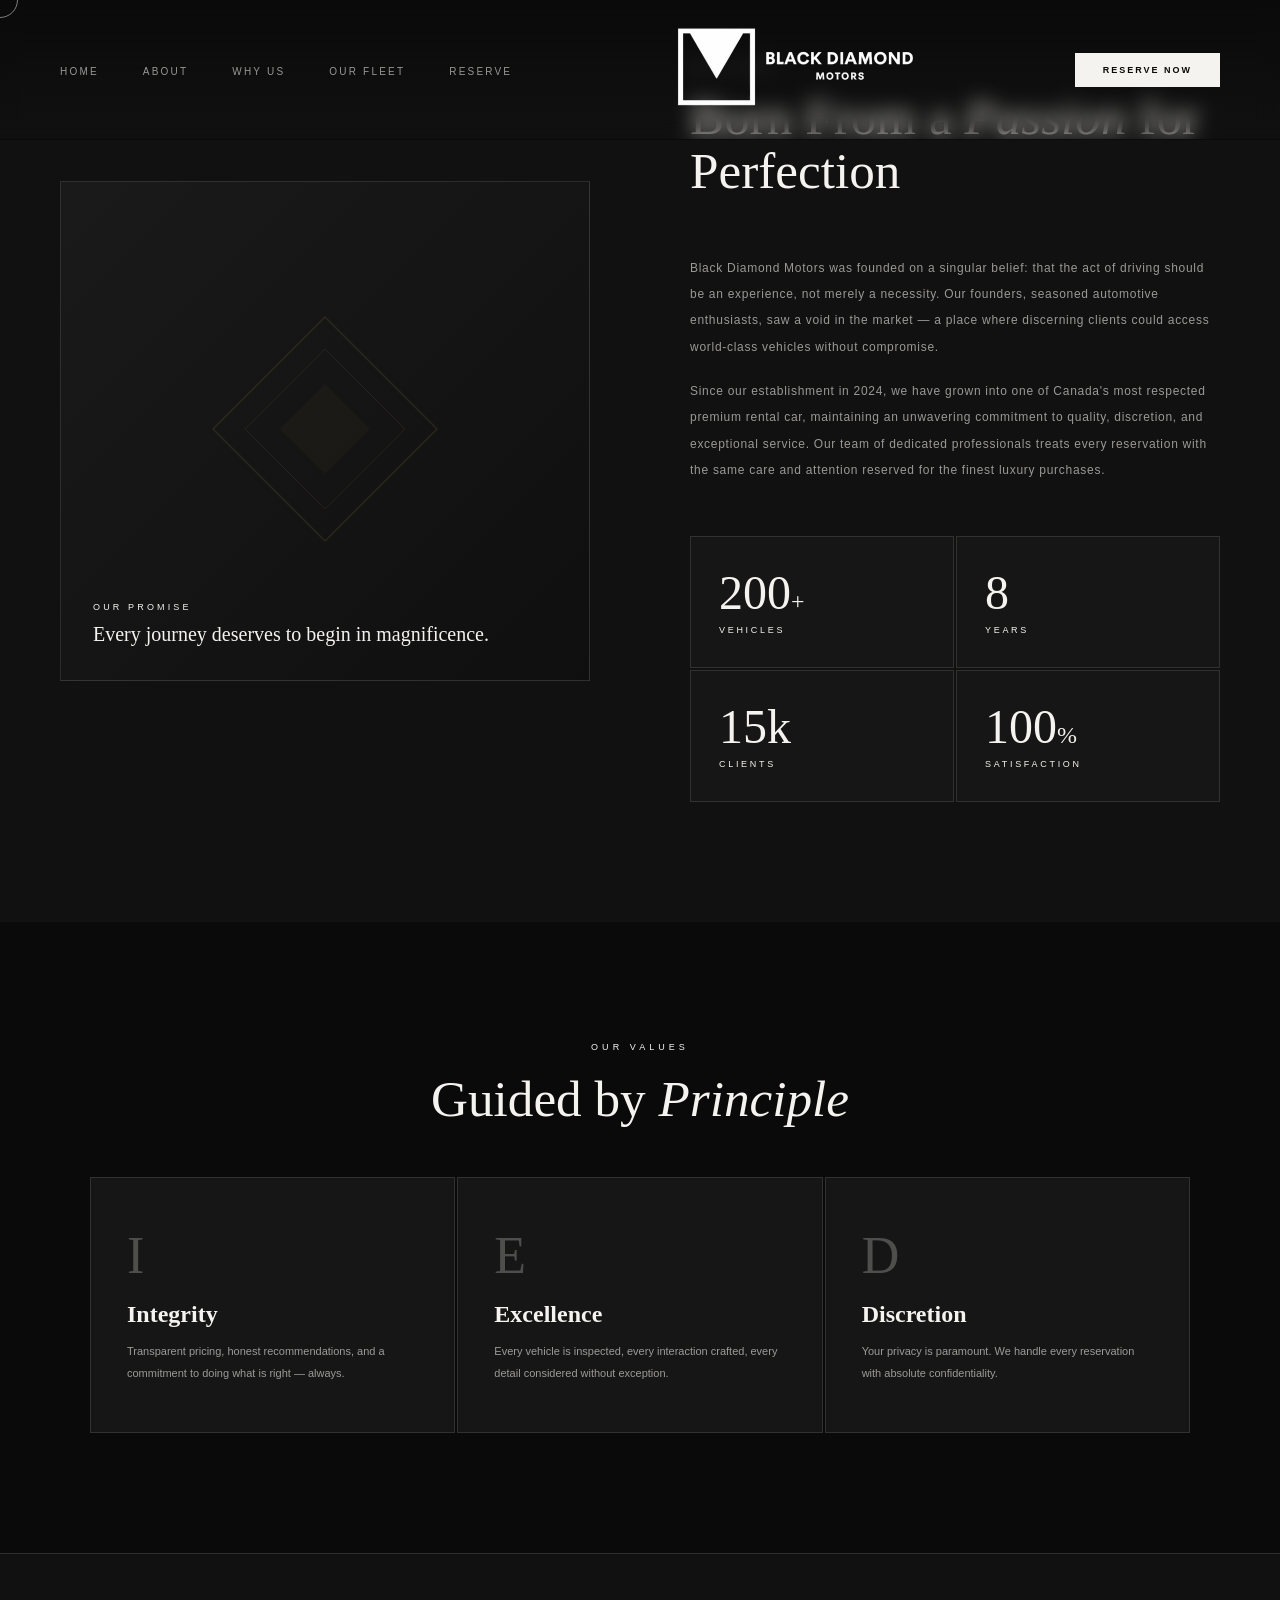
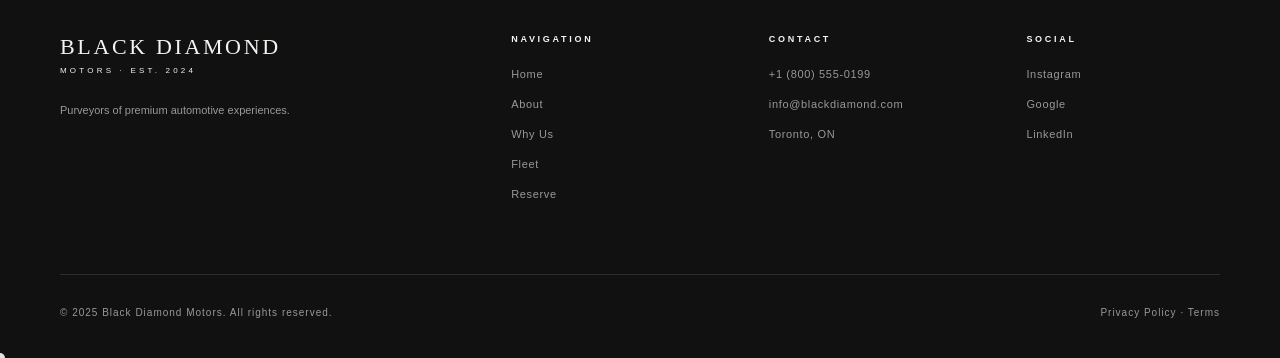
<file: about.html>
<!DOCTYPE html>
<html lang="en">
<head>
  <meta charset="UTF-8">
  <title>About Us | Black Diamond Motors</title>
  <link rel="stylesheet" href="styles.css">
</head>

<nav id="navbar">
  <ul class="nav-links">
    <li><a href="home.html">Home</a></li>
    <li><a href="about.html">About</a></li>
    <li><a href="why.html">Why Us</a></li>
    <li><a href="fleet.html">Our Fleet</a></li>
    <li><a href="book.html">Reserve</a></li>
  </ul>

  <div style="display:flex; justify-content:center;">
    <a href="home.html">
      <img src="bdmlogo2.png" style="width:250px; height:auto;">
    </a>
  </div>

  <a href="book.html" class="nav-book-btn">Reserve Now</a>
</nav>
    
<div class="page-content">
<!-- ════════ ABOUT ════════ -->
<section style="background:var(--off-black);padding-top:60px;">
    <div style="max-width:1200px;margin:0 auto;display:grid;grid-template-columns:1fr 1fr;gap:100px;align-items:center;" class="about-grid">
      <div style="position:relative;height:500px;">
        <div style="position:absolute;inset:0;background:linear-gradient(135deg,#1a1a1a 0%,#0f0f0f 100%);border:1px solid var(--border);overflow:hidden;">
          <div style="position:absolute;top:50%;left:50%;transform:translate(-50%,-50%);opacity:0.12;">
            <svg width="240" height="240" viewBox="0 0 240 240" fill="none"><polygon points="120,8 232,120 120,232 8,120" fill="none" stroke="#c9a84c" stroke-width="1.5"/><polygon points="120,40 200,120 120,200 40,120" fill="none" stroke="#c9a84c" stroke-width="0.8"/><polygon points="120,75 165,120 120,165 75,120" fill="#c9a84c" opacity="0.3"/></svg>
          </div>
          <div style="position:absolute;bottom:32px;left:32px;right:32px;">
            <p style="font-size:9px;letter-spacing:0.35em;text-transform:uppercase;color:var(--gold);margin-bottom:8px;">Our Promise</p>
            <p style="font-family:'Cormorant Garamond',serif;font-size:20px;color:var(--white);line-height:1.4;">Every journey deserves to begin in magnificence.</p>
          </div>
        </div>
        <div style="position:absolute;bottom:-20px;right:-20px;width:120px;height:120px;border:1px solid var(--gold-dim);transform:rotate(45deg);"></div>
      </div>
      <div>
        <p class="s-eye">Our Story</p>
        <h2 class="s-title">Born From a <em>Passion</em> for Perfection</h2>
        <div class="divider"></div>
        <p class="s-body">Black Diamond Motors was founded on a singular belief: that the act of driving should be an experience, not merely a necessity. Our founders, seasoned automotive enthusiasts, saw a void in the market — a place where discerning clients could access world-class vehicles without compromise.</p>
        <br>
        <p class="s-body">Since our establishment in 2024, we have grown into one of Canada's most respected premium rental car, maintaining an unwavering commitment to quality, discretion, and exceptional service. Our team of dedicated professionals treats every reservation with the same care and attention reserved for the finest luxury purchases.</p>
        <div style="display:grid;grid-template-columns:1fr 1fr;gap:2px;margin-top:52px;">
          <div class="stat-block"><div class="stat-num">200<span style="font-size:24px;">+</span></div><div class="stat-label">Vehicles</div></div>
          <div class="stat-block"><div class="stat-num">8</div><div class="stat-label">Years</div></div>
          <div class="stat-block"><div class="stat-num">15k</div><div class="stat-label">Clients</div></div>
          <div class="stat-block"><div class="stat-num">100<span style="font-size:24px;">%</span></div><div class="stat-label">Satisfaction</div></div>
        </div>
      </div>
    </div>
</section>
<section style="background:var(--black);">
    <div style="max-width:1100px;margin:0 auto;text-align:center;">
      <p class="s-eye">Our Values</p>
      <h2 class="s-title">Guided by <em>Principle</em></h2>
      <div style="display:grid;grid-template-columns:repeat(3,1fr);gap:2px;margin-top:52px;">
        <div style="background:var(--deep);border:1px solid var(--border);padding:48px 36px;text-align:left;"><p style="font-family:'Cormorant Garamond',serif;font-size:52px;color:var(--gold);opacity:0.25;margin-bottom:16px;">I</p><h3 style="font-family:'Cormorant Garamond',serif;font-size:24px;color:var(--white);margin-bottom:12px;">Integrity</h3><p style="font-size:11px;line-height:2;color:var(--white-dim);">Transparent pricing, honest recommendations, and a commitment to doing what is right — always.</p></div>
        <div style="background:var(--deep);border:1px solid var(--border);padding:48px 36px;text-align:left;"><p style="font-family:'Cormorant Garamond',serif;font-size:52px;color:var(--gold);opacity:0.25;margin-bottom:16px;">E</p><h3 style="font-family:'Cormorant Garamond',serif;font-size:24px;color:var(--white);margin-bottom:12px;">Excellence</h3><p style="font-size:11px;line-height:2;color:var(--white-dim);">Every vehicle is inspected, every interaction crafted, every detail considered without exception.</p></div>
        <div style="background:var(--deep);border:1px solid var(--border);padding:48px 36px;text-align:left;"><p style="font-family:'Cormorant Garamond',serif;font-size:52px;color:var(--gold);opacity:0.25;margin-bottom:16px;">D</p><h3 style="font-family:'Cormorant Garamond',serif;font-size:24px;color:var(--white);margin-bottom:12px;">Discretion</h3><p style="font-size:11px;line-height:2;color:var(--white-dim);">Your privacy is paramount. We handle every reservation with absolute confidentiality.</p></div>
      </div>
    </div>
</section>
<footer>
  <div class="footer-grid">

    <div class="footer-brand">
      <div class="bn">Black Diamond</div>
      <div class="bt">Motors · Est. 2024</div>
      <p>Purveyors of premium automotive experiences.</p>
    </div>

    <div class="footer-col">
      <h4>Navigation</h4>
      <ul>
        <li><a href="#" onclick="showPage('home');return false;">Home</a></li>
        <li><a href="#" onclick="showPage('about');return false;">About</a></li>
        <li><a href="#" onclick="showPage('why');return false;">Why Us</a></li>
        <li><a href="#" onclick="showPage('fleet');return false;">Fleet</a></li>
        <li><a href="#" onclick="showPage('book');return false;">Reserve</a></li>
      </ul>
    </div>

    <div class="footer-col">
      <h4>Contact</h4>
      <ul>
        <li><a href="#">+1 (800) 555-0199</a></li>
        <li><a href="#">info@blackdiamond.com</a></li>
        <li><a href="#">Toronto, ON</a></li>
      </ul>
    </div>

    <div class="footer-col">
      <h4>Social</h4>
      <ul>
        <li><a href="https://www.instagram.com/blackdiamond_motors" target="_blank">Instagram</a></li>
        <li><a href="https://maps.app.goo.gl/7u6bRW8B27H5PHMn7" target="_blank">Google</a></li>
        <li><a href="#">LinkedIn</a></li>
      </ul>
    </div>

  </div>

  <div class="footer-bottom">
    <p>© 2025 Black Diamond Motors. All rights reserved.</p>
<p>
  <a href="legal.html" style="color: inherit; font-family: inherit; text-decoration: none;">
    Privacy Policy · Terms
  </a>
</p>
  </div>
</footer>
</div>
</div>


<style>
:root {
  --black: #0a0a0a;
  --off-black: #111111;
  --deep: #161616;
  --white: #f5f3ef;
  --white-dim: rgba(245,243,239,0.6);
  --white-ghost: rgba(255, 255, 255, 0.08);
  --accent: rgba(255,255,255,0.9);
  --accent-dim: rgba(255,255,255,0.18);
  --border: rgba(245,243,239,0.12);
}

  *, *::before, *::after { box-sizing: border-box; margin: 0; padding: 0; }
  html { scroll-behavior: smooth; }
  body { background: var(--black); color: var(--white); font-family: 'Montserrat', sans-serif; font-weight: 300; overflow-x: hidden; cursor: none; }

  .cursor { position: fixed; width: 10px; height: 10px; background: var(--white); border-radius: 50%; pointer-events: none; z-index: 9999; transform: translate(-50%,-50%); mix-blend-mode: difference; }
  .cursor-ring { position: fixed; width: 36px; height: 36px; border: 1px solid rgba(245,243,239,0.5); border-radius: 50%; pointer-events: none; z-index: 9998; transform: translate(-50%,-50%); transition: width 0.3s, height 0.3s, border-color 0.3s; }

  nav { position: fixed; top: 0; left: 0; right: 0; z-index: 100; display: flex; align-items: center; justify-content: space-between; padding: 28px 60px; background: linear-gradient(180deg,rgba(10,10,10,0.95) 0%,transparent 100%); transition: border-color 0.4s, background 0.4s, padding 0.4s; border-bottom: 1px solid transparent; }
  nav.scrolled { padding: 18px 60px; border-bottom-color: var(--border); background: rgba(10,10,10,0.97); backdrop-filter: blur(20px); }
  .nav-links { display: flex; gap: 44px; list-style: none; }
  .nav-links a { font-size: 10px; font-weight: 500; letter-spacing: 0.22em; text-transform: uppercase; color: var(--white-dim); text-decoration: none; transition: color 0.3s; position: relative; cursor: none; }
  .nav-links a::after { content: ''; position: absolute; bottom: -4px; left: 0; width: 0; height: 1px; background: var(--accent); transition: width 0.3s; }
  .nav-links a:hover { color: var(--white); }
  .nav-links a:hover::after { width: 100%; }

  .logo-mark { display: flex; align-items: center; gap: 14px; text-decoration: none; cursor: none; }
  .logo-diamond { width: 38px; height: 38px; }
  .logo-text { display: flex; flex-direction: column; line-height: 1; }
  .logo-text .brand { font-family: 'Cormorant Garamond', serif; font-size: 18px; font-weight: 400; letter-spacing: 0.12em; text-transform: uppercase; color: var(--white); }
  .logo-text .sub { font-size: 7.5px; font-weight: 500; letter-spacing: 0.35em; text-transform: uppercase; color: var(--gold); margin-top: 3px; }
  .nav-book-btn { font-size: 9px; font-weight: 600; letter-spacing: 0.22em; text-transform: uppercase; color: var(--black); background: var(--white); border: none; padding: 12px 28px; cursor: none; transition: background 0.3s; text-decoration: none; display: inline-block; }
  .nav-book-btn:hover { background: var(--gold); }
  @keyframes pageFade { from { opacity: 0; transform: translateY(20px); } to { opacity: 1; transform: none; } }

  /* HOME HERO */
  #heroSection { position: relative; height: 100vh; display: flex; align-items: flex-end; overflow: hidden; background: linear-gradient(135deg,#0a0a0a 0%,#1a1a1a 40%,#0f0f0f 100%); }
  .hero-pattern { position: absolute; inset: 0; background-image: repeating-linear-gradient(45deg,rgba(201,168,76,0.03) 0px,rgba(201,168,76,0.03) 1px,transparent 1px,transparent 60px), repeating-linear-gradient(-45deg,rgba(201,168,76,0.03) 0px,rgba(201,168,76,0.03) 1px,transparent 1px,transparent 60px); }
  .hero-diamond-bg { position: absolute; right: -5vw; top: 50%; transform: translateY(-50%); width: 55vw; height: 55vw; opacity: 0.06; animation: spin 60s linear infinite; }
  @keyframes spin { to { transform: translateY(-50%) rotate(360deg); } }
  .hero-vert { position: absolute; left: 60px; top: 50%; font-size: 9px; font-weight: 500; letter-spacing: 0.4em; text-transform: uppercase; color: var(--gold); white-space: nowrap; transform: translateY(-50%) rotate(-90deg) translateX(-50%); transform-origin: center center; }
  .hero-car-area { position: absolute; right: 8%; bottom: 0; width: 55%; height: 70%; z-index: 2; overflow: visible;}
  .hero-image {width: 100%;max-width: 60000px;height: auto;}
  .hero-car-gradient { position: absolute; top: 0; left: 0; width: 200%; height: 100%; background: linear-gradient(90deg, var(--black) 0%, transparent 60%),linear-gradient(0deg, var(--black) 0%, transparent 30%); z-index: 2; pointer-events: none;}
  .hero-content { position: relative; z-index: 2; padding: 0 60px 80px 140px; max-width: 800px; animation: reveal 1.4s cubic-bezier(0.16,1,0.3,1) both; }
  .hero-eyebrow { font-size: 9px; font-weight: 500; letter-spacing: 0.4em; text-transform: uppercase; color: var(--accent); margin-bottom: 24px; animation: reveal 1.4s 0.2s both; }
  .hero-title { font-family: 'Cormorant Garamond', serif; font-size: clamp(56px,7vw,100px); font-weight: 300; line-height: 0.95; color: var(--white); margin-bottom: 32px; animation: reveal 1.4s 0.35s both; }
  .hero-title em { font-style: italic; color: var(--gold); }
  .hero-sub { font-size: 12px; font-weight: 300; letter-spacing: 0.12em; line-height: 2; color: var(--white-dim); max-width: 420px; margin-bottom: 52px; animation: reveal 1.4s 0.5s both; }
  .hero-ctas { display: flex; gap: 20px; align-items: center; animation: reveal 1.4s 0.65s both; }
  @keyframes reveal { from { opacity: 0; transform: translateY(60px); } to { opacity: 1; transform: none; } }
  .scroll-ind { position: absolute; bottom: 36px; right: 60px; display: flex; align-items: center; gap: 16px; font-size: 8px; letter-spacing: 0.3em; text-transform: uppercase; color: var(--white-dim); animation: reveal 1.4s 0.9s both; }
  .scroll-line { width: 60px; height: 1px; background: var(--border); position: relative; overflow: hidden; }
  .scroll-line::after { content: ''; position: absolute; top: 0; left: -100%; width: 100%; height: 100%; background: var(--gold); animation: pulse 2s ease-in-out infinite; }
  @keyframes pulse { 50% { left: 0; } 100% { left: 100%; } }


  /* BUTTONS */
  .btn-primary { font-size: 9px; font-weight: 600; letter-spacing: 0.25em; text-transform: uppercase; color: var(--black); background: var(--white); border: none; padding: 18px 44px; cursor: none; transition: background 0.35s, transform 0.2s; text-decoration: none; display: inline-block; }
  .btn-primary:hover { background: var(--white); color: var(--black);}
  .btn-ghost { font-size: 9px; font-weight: 500; letter-spacing: 0.25em; text-transform: uppercase; color: var(--white); background: transparent; border: 1px solid var(--border); padding: 18px 44px; cursor: none; transition: border-color 0.35s; text-decoration: none; display: inline-block; }
  .btn-ghost:hover { border-color: var(--white); }

  /* SECTIONS */
  section { padding: 120px 60px; }
  .s-eye { font-size: 9px; font-weight: 500; letter-spacing: 0.45em; text-transform: uppercase; color: var(--gold); margin-bottom: 20px; }
  .s-title { font-family: 'Cormorant Garamond', serif; font-size: clamp(38px,4vw,62px); font-weight: 300; line-height: 1.05; color: var(--white); margin-bottom: 28px; }
  .s-title em { font-style: italic; }
  .s-body { font-size: 12px; font-weight: 300; letter-spacing: 0.06em; line-height: 2.2; color: var(--white-dim); max-width: 560px; }
  .divider { width: 48px; height: 1px; background: var(--gold); margin: 28px 0; }

  /* STATS */
  .stat-block { background: var(--deep); border: 1px solid var(--border); padding: 32px 28px; transition: border-color 0.3s; }
  .stat-block:hover { border-color: var(--gold-dim); }
  .stat-num { font-family: 'Cormorant Garamond', serif; font-size: 48px; font-weight: 300; color: var(--white); line-height: 1; }
  .stat-label { font-size: 9px; letter-spacing: 0.3em; text-transform: uppercase; color: var(--gold); margin-top: 8px; }

  /* WHY CARDS */
  .why-card { background: var(--deep); border: 1px solid var(--border); padding: 52px 40px; position: relative; overflow: hidden; transition: border-color 0.4s, transform 0.4s; cursor: none; }
  .why-card::before { content: ''; position: absolute; inset: 0; background: linear-gradient(135deg,var(--gold-dim) 0%,transparent 60%); opacity: 0; transition: opacity 0.4s; }
  .why-card:hover { border-color: var(--accent); transform: translateY(-6px); }
  .why-card:hover::before { opacity: 1; }
  .why-num { font-family: 'Cormorant Garamond', serif; font-size: 80px; font-weight: 300; color: rgba(245,243,239,0.04); line-height: 1; position: absolute; top: 20px; right: 24px; }
  .why-icon { width: 44px; height: 44px; border: 1px solid var(--border); display: flex; align-items: center; justify-content: center; margin-bottom: 32px; transition: border-color 0.4s; }
  .why-card:hover .why-icon {border-color: var(--accent); }
  .why-card-title { font-family: 'Cormorant Garamond', serif; font-size: 22px; font-weight: 400; color: var(--white); margin-bottom: 16px; }
  .why-card-body { font-size: 11px; line-height: 2; letter-spacing: 0.05em; color: var(--white-dim); }

  /* FLEET */
  .fleet-card { background: var(--deep); border: 1px solid var(--border); overflow: hidden; transition: border-color 0.4s; cursor: none; }
  .fleet-card:hover { border-color: var(--gold-dim); }
  .fleet-visual { height: 200px; background: linear-gradient(135deg,#1c1c1c 0%,#0e0e0e 100%); display: flex; align-items: center; justify-content: center; position: relative; overflow: hidden; }
  .fleet-visual::before { content: ''; position: absolute; inset: 0; background: repeating-linear-gradient(45deg,rgba(201,168,76,0.03) 0,rgba(201,168,76,0.03) 1px,transparent 1px,transparent 30px); }
  .fleet-car-icon { opacity: 0.28; transition: opacity 0.4s; position: relative; z-index: 1; }
  .fleet-card:hover .fleet-car-icon { opacity: 0.5; }
  .fleet-badge { position: absolute; top: 16px; left: 16px; font-size: 8px; letter-spacing: 0.25em; text-transform: uppercase; color: var(--black); background: var(--gold); padding: 5px 12px; z-index: 2; }
  .fleet-info { padding: 28px 28px 32px; }
  .fleet-class { font-size: 8px; letter-spacing: 0.35em; text-transform: uppercase; color: var(--gold); margin-bottom: 8px; }
  .fleet-name { font-family: 'Cormorant Garamond', serif; font-size: 26px; font-weight: 400; color: var(--white); margin-bottom: 12px; }
  .fleet-desc { font-size: 11px; line-height: 1.9; color: var(--white-dim); margin-bottom: 24px; }
  .fleet-specs { display: flex; gap: 20px; padding-top: 20px; border-top: 1px solid var(--border); margin-bottom: 24px; }
  .fleet-spec { font-size: 9px; letter-spacing: 0.1em; color: var(--white-dim); }
  .fleet-spec strong { display: block; color: var(--white); font-size: 13px; font-weight: 400; margin-bottom: 2px; }
  .fleet-price { display: flex; align-items: baseline; gap: 6px; }
  .fleet-price .amount { font-family: 'Cormorant Garamond', serif; font-size: 32px; color: var(--white); }
  .fleet-price .period { font-size: 10px; letter-spacing: 0.15em; color: var(--white-dim); }
  .fleet-btn { margin-top: 20px; display: block; text-align: center; font-size: 9px; font-weight: 600; letter-spacing: 0.22em; text-transform: uppercase; color: var(--white); background: transparent; border: 1px solid var(--border); padding: 14px; text-decoration: none; transition: background 0.3s, border-color 0.3s, color 0.3s; cursor: none; }
  .fleet-btn:hover { background: var(--white); color: var(--black); border-color: var(--white); }

  /* FORM */
  .form-field { background: var(--off-black); border: 1px solid var(--border); transition: border-color 0.3s; }
  .form-field:focus-within { border-color: var(--gold); }
  .form-field label { display: block; font-size: 8px; letter-spacing: 0.3em; text-transform: uppercase; color: var(--white); padding: 18px 24px 0; }
  .form-field input, .form-field select { display: block; width: 100%; background: transparent; border: none; outline: none; font-family: 'Montserrat', sans-serif; font-size: 13px; font-weight: 300; color: var(--white); padding: 8px 24px 18px; cursor: none; }
  .form-field select option { background: var(--deep); }
  .btn-submit { font-size: 9px; font-weight: 600; letter-spacing: 0.25em; text-transform: uppercase; color: var(--black); background: var(--white); border: none; padding: 20px 52px; cursor: none; white-space: nowrap; transition: background 0.3s, transform 0.2s; }
  .btn-submit:hover { background: var(--white); transform: translateY(-2px); }

  /* FOOTER */
  footer { background: var(--off-black); border-top: 1px solid var(--border); padding: 80px 60px 40px; }
  .footer-grid { display: grid; grid-template-columns: 2fr 1fr 1fr 1fr; gap: 64px; max-width: 1200px; margin: 0 auto 60px; }
  .footer-brand .bn { font-family: 'Cormorant Garamond', serif; font-size: 22px; color: var(--white); letter-spacing: 0.12em; text-transform: uppercase; margin-bottom: 6px; }
  .footer-brand .bt { font-size: 8px; letter-spacing: 0.4em; text-transform: uppercase; color: var(--gold); margin-bottom: 24px; }
  .footer-brand p { font-size: 11px; line-height: 2; color: var(--white-dim); }
  .footer-col h4 { font-size: 9px; letter-spacing: 0.3em; text-transform: uppercase; color: var(--white); margin-bottom: 20px; }
  .footer-col ul { list-style: none; }
  .footer-col ul li { margin-bottom: 12px; }
  .footer-col ul li a { font-size: 11px; letter-spacing: 0.06em; color: var(--white-dim); text-decoration: none; transition: color 0.3s; cursor: none; }
  .footer-col ul li a:hover { color: var(--white); }
  .footer-bottom { max-width: 1200px; margin: 0 auto; padding-top: 32px; border-top: 1px solid var(--border); display: flex; justify-content: space-between; align-items: center; }
  .footer-bottom p { font-size: 10px; letter-spacing: 0.1em; color: var(--white-dim); }

  .reveal { opacity: 0; transform: translateY(40px); transition: opacity 0.8s, transform 0.8s; }
  .reveal.visible { opacity: 1; transform: none; }

  @media (max-width: 900px) {
    nav { padding: 22px 24px; }
    nav.scrolled { padding: 14px 24px; }
    .nav-links { display: none; }
    section { padding: 80px 24px; }
    .hero-content { padding: 0 24px 60px; }
    .hero-vert { display: none; }
    .about-grid, .why-grid, .fleet-grid, .footer-grid { grid-template-columns: 1fr; gap: 24px; }
    .form-grid { grid-template-columns: 1fr; }
    .book-form { padding: 32px 24px; }
    .form-submit { flex-direction: column; align-items: stretch; }
    .footer-bottom { flex-direction: column; gap: 12px; text-align: center; }
  }


  /* ── TABLET (max 1024px) ── */
@media (max-width: 1024px) {
  nav { padding: 20px 32px; }
  nav.scrolled { padding: 14px 32px; }

  .hero-content { padding: 0 32px 60px 80px; }
  .hero-car-area { width: 50%; right: 2%; }

  section { padding: 80px 32px; }

  .why-grid { grid-template-columns: repeat(2, 1fr) !important; }
  .fleet-grid { grid-template-columns: repeat(2, 1fr) !important; }
  .footer-grid { grid-template-columns: 1fr 1fr !important; gap: 40px; }
}

/* ── MOBILE (max 768px) ── */
@media (max-width: 768px) {

  /* --- NAV --- */
  nav { padding: 16px 20px; }
  nav.scrolled { padding: 12px 20px; }
  .nav-links { display: none; }
  .nav-book-btn { padding: 10px 18px; font-size: 8px; }

  /* --- HERO --- */
  #heroSection { align-items: flex-end; min-height: 100vh; }
  .hero-car-area {
    position: absolute;
    width: 100%;
    right: 0;
    bottom: 0;
    height: 50%;
    opacity: 0.35;
  }
  .hero-car-area img { object-fit: cover; width: 100%; height: 100%; }
  .hero-content {
    position: relative;
    z-index: 3;
    padding: 0 20px 60px 20px;
    max-width: 100%;
  }
  .hero-title { font-size: clamp(40px, 11vw, 64px); }
  .hero-sub { font-size: 11px; max-width: 100%; }
  .hero-ctas { flex-direction: column; align-items: flex-start; gap: 12px; }
  .btn-primary, .btn-ghost { padding: 16px 32px; width: 100%; text-align: center; }
  .hero-vert { display: none; }
  .scroll-ind { display: none; }

  /* --- SECTIONS --- */
  section { padding: 60px 20px; }
  .s-title { font-size: clamp(28px, 8vw, 44px); }

  /* --- ABOUT GRID --- */
  .about-grid { grid-template-columns: 1fr !important; gap: 40px !important; }

  /* --- STATS --- */
  .stat-block { padding: 20px 16px; }
  .stat-num { font-size: 36px; }

  /* --- WHY CARDS --- */
  .why-grid { grid-template-columns: 1fr !important; }
  .why-card { padding: 36px 28px; }

  /* --- FLEET --- */
  .fleet-grid { grid-template-columns: 1fr !important; }
  .fleet-visual { height: 180px; }
  .fleet-visual img { object-fit: cover; height: 180px; }

  /* --- TESTIMONIALS --- */
  div[style*="repeat(3,1fr)"] { grid-template-columns: 1fr !important; }

  /* --- VALUES --- */
  div[style*="repeat(3,1fr)"] { grid-template-columns: 1fr !important; }

  /* --- HOME FLEET TEASER --- */
  div[style*="repeat(3,1fr)"] { grid-template-columns: 1fr !important; }

  /* --- STRIP BAR --- */
  div[style*="gap:60px;overflow:hidden"] {
    gap: 24px;
    flex-wrap: wrap;
    padding: 20px;
  }

  /* --- QUOTE SECTION --- */
  div[style*="padding:80px 60px;text-align:center"] { padding: 48px 20px !important; }

  /* --- BOOK PAGE --- */
  #book section { padding: 60px 20px; }
  #book a[href*="turo"] { font-size: 15px; padding: 14px 24px; }

  /* --- CONTACT STRIP --- */
  div[style*="repeat(3,1fr)"][style*="border-left"] {
    grid-template-columns: 1fr !important;
  }

  /* --- FOOTER --- */
  .footer-grid { grid-template-columns: 1fr !important; gap: 32px !important; }
  footer { padding: 48px 20px 28px; }
  .footer-bottom { flex-direction: column; gap: 10px; text-align: center; }
}

/* ── SMALL MOBILE (max 400px) ── */
@media (max-width: 400px) {
  .hero-title { font-size: 36px; }
  .logo-text .brand { font-size: 14px; }
  nav img[src="bdmlogo2.png"] { width: 160px !important; }
  .fleet-name { font-size: 20px; }
}

.btn-wrapper {
  display: inline-block;
  padding: 6px;
  border: 1px solid rgba(255,255,255,0.6);
}

.btn-primary {
  background-color: #ffffff;
  color: #000000;
  padding: 16px 36px;
  letter-spacing: 0.1em;
}
</style>



<script>
  // Cursor
  const cursor = document.getElementById('cursor');
  const ring = document.getElementById('cursorRing');
  let mx = 0, my = 0, rx = 0, ry = 0;
  document.addEventListener('mousemove', e => {
    mx = e.clientX; my = e.clientY;
    cursor.style.left = mx + 'px'; cursor.style.top = my + 'px';
  });
  (function animRing() {
    rx += (mx - rx) * 0.12; ry += (my - ry) * 0.12;
    ring.style.left = rx + 'px'; ring.style.top = ry + 'px';
    requestAnimationFrame(animRing);
  })();
  document.addEventListener('mouseover', e => {
    if (e.target.closest('a,button,[onclick]')) {
      ring.style.width = '56px'; ring.style.height = '56px'; ring.style.borderColor = 'rgba(201,168,76,0.6)';
    } else {
      ring.style.width = '36px'; ring.style.height = '36px'; ring.style.borderColor = 'rgba(245,243,239,0.5)';
    }
  });

  // Nav scroll
  window.addEventListener('scroll', () => document.getElementById('navbar').classList.toggle('scrolled', window.scrollY > 30));

  // Page switching
  function showPage(id) {
    document.querySelectorAll('.page').forEach(p => p.classList.remove('active'));
    document.getElementById(id).classList.add('active');
    window.scrollTo({ top: 0, behavior: 'smooth' });
    initReveal();

  }

  // Scroll reveal
  function initReveal() {
    const els = document.querySelectorAll('.page.active .reveal');
    const obs = new IntersectionObserver(entries => {
      entries.forEach(e => { if (e.isIntersecting) { e.target.classList.add('visible'); obs.unobserve(e.target); } });
    }, { threshold: 0.1 });
    els.forEach(el => obs.observe(el));
  }
  initReveal();

  // Booking submit
  function submitBooking() {
    const first = document.getElementById('firstName').value.trim();
    const email = document.getElementById('email').value.trim();
    const vehicle = document.getElementById('vehicle').value;
    if (!first || !email || !vehicle) {
      alert('Please fill in your Name, Email, and preferred Vehicle to continue.');
      return;
    }
    document.getElementById('bookForm').style.display = 'none';
    document.getElementById('bookingSuccess').style.display = 'block';
  }
</script>

<div class="cursor" id="cursor"></div>
<div class="cursor-ring" id="cursorRing"></div>
<script src="cursor.js"></script>

<script>
let lastScroll = 0;
const navbar = document.getElementById('navbar');


  window.addEventListener('scroll', () => {
    const currentScroll = window.scrollY;

    if (currentScroll > lastScroll && currentScroll > 80) {
      // Scrolling DOWN → hide
      navbar.classList.add('hide');
    } else {
      // Scrolling UP → show
      navbar.classList.remove('hide');
    }

    lastScroll = currentScroll;
  });
</script>
</file>
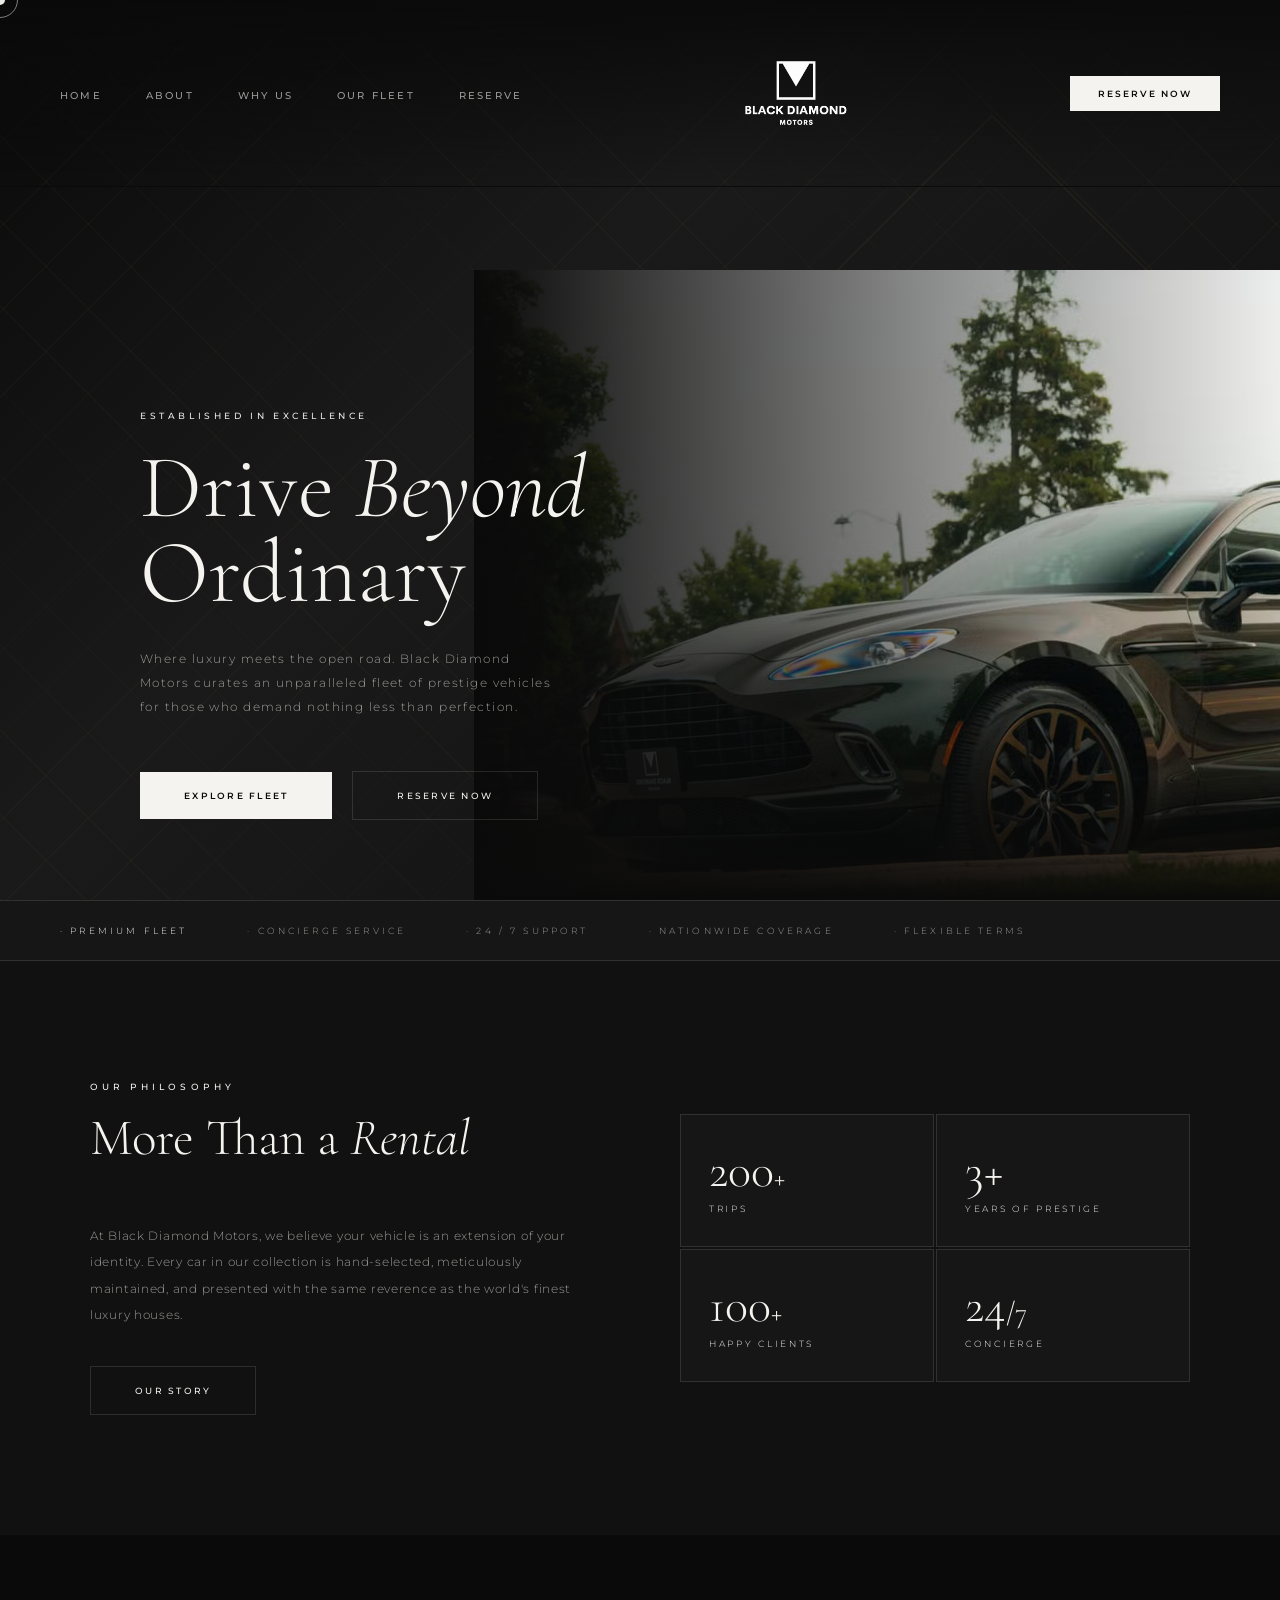
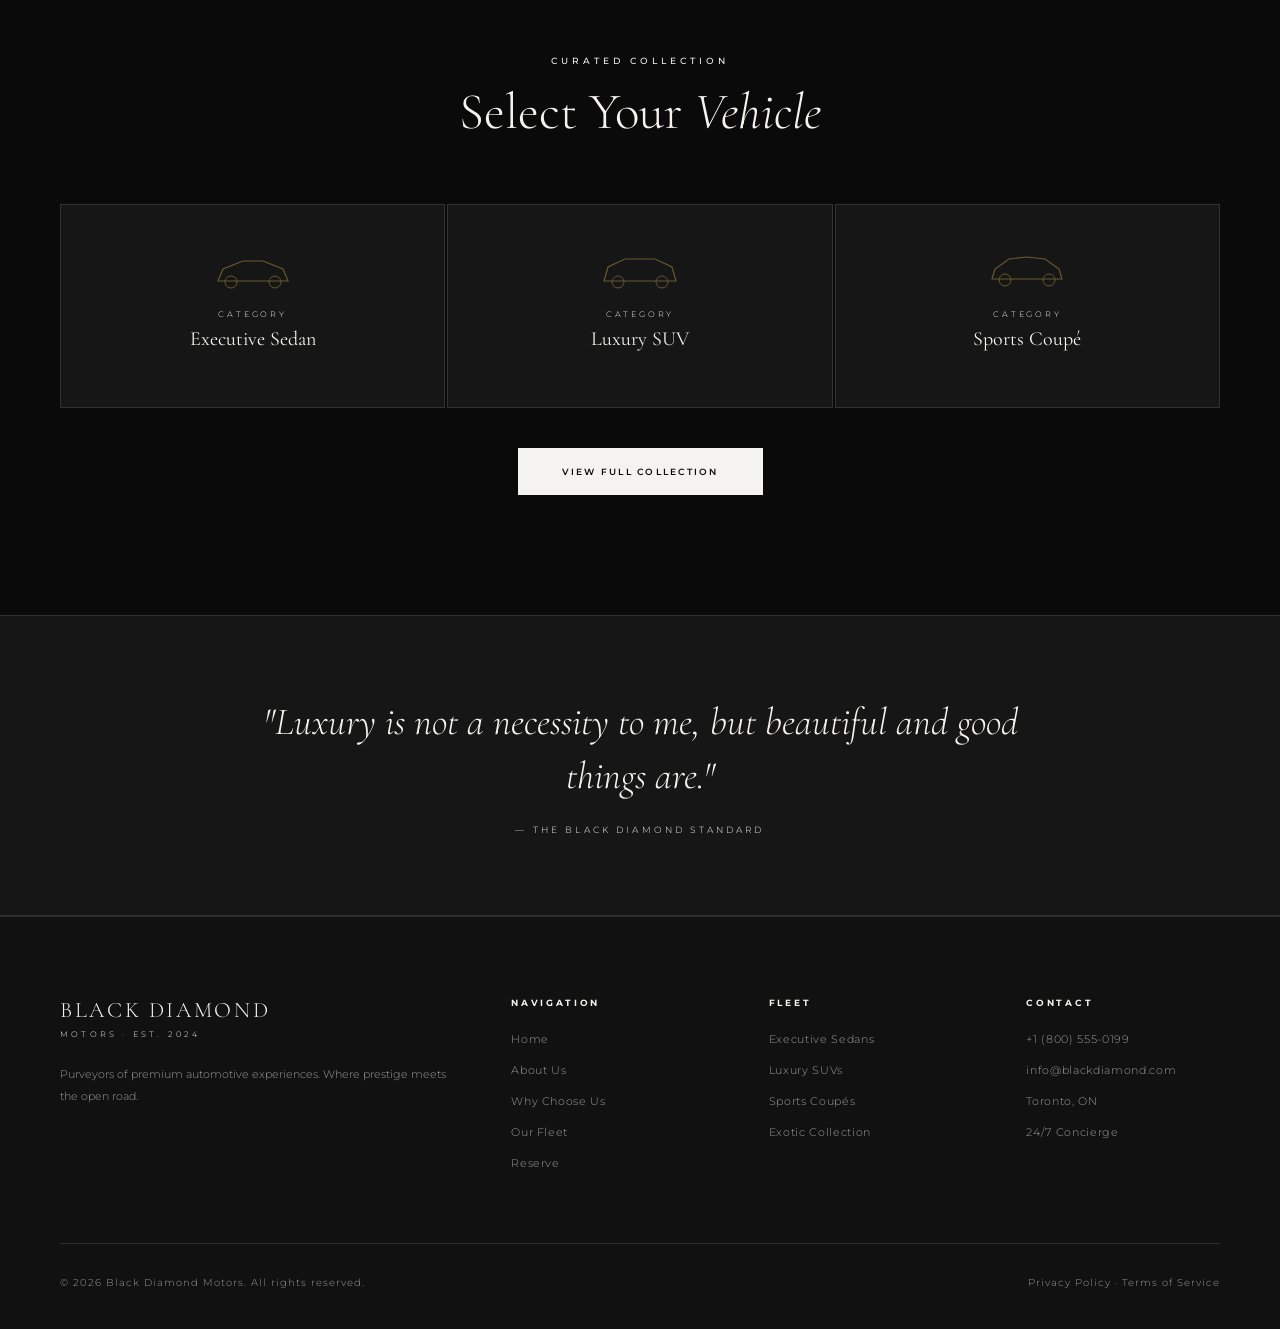
<file: bdm.html>
<!DOCTYPE html>
<html lang="en">
<head>
<meta charset="UTF-8">
<meta name="viewport" content="width=device-width, initial-scale=1.0">
<title>Black Diamond Motors</title>
<link href="https://fonts.googleapis.com/css2?family=Cormorant+Garamond:ital,wght@0,300;0,400;0,600;1,300;1,400&family=Montserrat:wght@200;300;400;500;600&display=swap" rel="stylesheet">
<style>
:root {
  --black: #0a0a0a;
  --off-black: #111111;
  --deep: #161616;
  --white: #f5f3ef;
  --white-dim: rgba(245,243,239,0.6);
  --white-ghost: rgba(255, 255, 255, 0.08);
  --accent: rgba(255,255,255,0.9);
  --accent-dim: rgba(255,255,255,0.18);
  --border: rgba(245,243,239,0.12);
}

  *, *::before, *::after { box-sizing: border-box; margin: 0; padding: 0; }
  html { scroll-behavior: smooth; }
  body { background: var(--black); color: var(--white); font-family: 'Montserrat', sans-serif; font-weight: 300; overflow-x: hidden; cursor: none; }

  .cursor { position: fixed; width: 10px; height: 10px; background: var(--white); border-radius: 50%; pointer-events: none; z-index: 9999; transform: translate(-50%,-50%); mix-blend-mode: difference; }
  .cursor-ring { position: fixed; width: 36px; height: 36px; border: 1px solid rgba(245,243,239,0.5); border-radius: 50%; pointer-events: none; z-index: 9998; transform: translate(-50%,-50%); transition: width 0.3s, height 0.3s, border-color 0.3s; }

  nav { position: fixed; top: 0; left: 0; right: 0; z-index: 100; display: flex; align-items: center; justify-content: space-between; padding: 28px 60px; background: linear-gradient(180deg,rgba(10,10,10,0.95) 0%,transparent 100%); transition: border-color 0.4s, background 0.4s, padding 0.4s; border-bottom: 1px solid transparent; }
  nav.scrolled { padding: 18px 60px; border-bottom-color: var(--border); background: rgba(10,10,10,0.97); backdrop-filter: blur(20px); }
  .nav-links { display: flex; gap: 44px; list-style: none; }
  .nav-links a { font-size: 10px; font-weight: 500; letter-spacing: 0.22em; text-transform: uppercase; color: var(--white-dim); text-decoration: none; transition: color 0.3s; position: relative; cursor: none; }
  .nav-links a::after { content: ''; position: absolute; bottom: -4px; left: 0; width: 0; height: 1px; background: var(--accent); transition: width 0.3s; }
  .nav-links a:hover { color: var(--white); }
  .nav-links a:hover::after { width: 100%; }

  .logo-mark { display: flex; align-items: center; gap: 14px; text-decoration: none; cursor: none; }
  .logo-diamond { width: 38px; height: 38px; }
  .logo-text { display: flex; flex-direction: column; line-height: 1; }
  .logo-text .brand { font-family: 'Cormorant Garamond', serif; font-size: 18px; font-weight: 400; letter-spacing: 0.12em; text-transform: uppercase; color: var(--white); }
  .logo-text .sub { font-size: 7.5px; font-weight: 500; letter-spacing: 0.35em; text-transform: uppercase; color: var(--gold); margin-top: 3px; }
  .nav-book-btn { font-size: 9px; font-weight: 600; letter-spacing: 0.22em; text-transform: uppercase; color: var(--black); background: var(--white); border: none; padding: 12px 28px; cursor: none; transition: background 0.3s; text-decoration: none; display: inline-block; }
  .nav-book-btn:hover { background: var(--gold); }

  .page { display: none; min-height: 100vh; animation: pageFade 0.5s ease both; }
  .page.active { display: block; }
  @keyframes pageFade { from { opacity: 0; transform: translateY(20px); } to { opacity: 1; transform: none; } }

  /* HOME HERO */
  #heroSection { position: relative; height: 100vh; display: flex; align-items: flex-end; overflow: hidden; background: linear-gradient(135deg,#0a0a0a 0%,#1a1a1a 40%,#0f0f0f 100%); }
  .hero-pattern { position: absolute; inset: 0; background-image: repeating-linear-gradient(45deg,rgba(201,168,76,0.03) 0px,rgba(201,168,76,0.03) 1px,transparent 1px,transparent 60px), repeating-linear-gradient(-45deg,rgba(201,168,76,0.03) 0px,rgba(201,168,76,0.03) 1px,transparent 1px,transparent 60px); }
  .hero-diamond-bg { position: absolute; right: -5vw; top: 50%; transform: translateY(-50%); width: 55vw; height: 55vw; opacity: 0.06; animation: spin 60s linear infinite; }
  @keyframes spin { to { transform: translateY(-50%) rotate(360deg); } }
  .hero-vert { position: absolute; left: 60px; top: 50%; font-size: 9px; font-weight: 500; letter-spacing: 0.4em; text-transform: uppercase; color: var(--gold); white-space: nowrap; transform: translateY(-50%) rotate(-90deg) translateX(-50%); transform-origin: center center; }
  .hero-car-area { position: absolute; right: 8%; bottom: 0; width: 55%; height: 70%; z-index: 2; overflow: visible;}
  .hero-car-gradient { position: absolute; top: 0; left: 0; width: 200%; height: 100%; background: linear-gradient(90deg, var(--black) 0%, transparent 60%),linear-gradient(0deg, var(--black) 0%, transparent 30%); z-index: 2; pointer-events: none;}
  .hero-content { position: relative; z-index: 2; padding: 0 60px 80px 140px; max-width: 800px; animation: reveal 1.4s cubic-bezier(0.16,1,0.3,1) both; }
  .hero-eyebrow { font-size: 9px; font-weight: 500; letter-spacing: 0.4em; text-transform: uppercase; color: var(--accent); margin-bottom: 24px; animation: reveal 1.4s 0.2s both; }
  .hero-title { font-family: 'Cormorant Garamond', serif; font-size: clamp(56px,7vw,100px); font-weight: 300; line-height: 0.95; color: var(--white); margin-bottom: 32px; animation: reveal 1.4s 0.35s both; }
  .hero-title em { font-style: italic; color: var(--gold); }
  .hero-sub { font-size: 12px; font-weight: 300; letter-spacing: 0.12em; line-height: 2; color: var(--white-dim); max-width: 420px; margin-bottom: 52px; animation: reveal 1.4s 0.5s both; }
  .hero-ctas { display: flex; gap: 20px; align-items: center; animation: reveal 1.4s 0.65s both; }
  @keyframes reveal { from { opacity: 0; transform: translateY(60px); } to { opacity: 1; transform: none; } }
  .scroll-ind { position: absolute; bottom: 36px; right: 60px; display: flex; align-items: center; gap: 16px; font-size: 8px; letter-spacing: 0.3em; text-transform: uppercase; color: var(--white-dim); animation: reveal 1.4s 0.9s both; }
  .scroll-line { width: 60px; height: 1px; background: var(--border); position: relative; overflow: hidden; }
  .scroll-line::after { content: ''; position: absolute; top: 0; left: -100%; width: 100%; height: 100%; background: var(--gold); animation: pulse 2s ease-in-out infinite; }
  @keyframes pulse { 50% { left: 0; } 100% { left: 100%; } }


  /* BUTTONS */
  .btn-primary { font-size: 9px; font-weight: 600; letter-spacing: 0.25em; text-transform: uppercase; color: var(--black); background: var(--white); border: none; padding: 18px 44px; cursor: none; transition: background 0.35s, transform 0.2s; text-decoration: none; display: inline-block; }
  .btn-primary:hover { background: var(--white); color: var(--black);}
  .btn-ghost { font-size: 9px; font-weight: 500; letter-spacing: 0.25em; text-transform: uppercase; color: var(--white); background: transparent; border: 1px solid var(--border); padding: 18px 44px; cursor: none; transition: border-color 0.35s; text-decoration: none; display: inline-block; }
  .btn-ghost:hover { border-color: var(--white); }

  /* SECTIONS */
  section { padding: 120px 60px; }
  .s-eye { font-size: 9px; font-weight: 500; letter-spacing: 0.45em; text-transform: uppercase; color: var(--gold); margin-bottom: 20px; }
  .s-title { font-family: 'Cormorant Garamond', serif; font-size: clamp(38px,4vw,62px); font-weight: 300; line-height: 1.05; color: var(--white); margin-bottom: 28px; }
  .s-title em { font-style: italic; }
  .s-body { font-size: 12px; font-weight: 300; letter-spacing: 0.06em; line-height: 2.2; color: var(--white-dim); max-width: 560px; }
  .divider { width: 48px; height: 1px; background: var(--gold); margin: 28px 0; }

  /* STATS */
  .stat-block { background: var(--deep); border: 1px solid var(--border); padding: 32px 28px; transition: border-color 0.3s; }
  .stat-block:hover { border-color: var(--gold-dim); }
  .stat-num { font-family: 'Cormorant Garamond', serif; font-size: 48px; font-weight: 300; color: var(--white); line-height: 1; }
  .stat-label { font-size: 9px; letter-spacing: 0.3em; text-transform: uppercase; color: var(--gold); margin-top: 8px; }

  /* WHY CARDS */
  .why-card { background: var(--deep); border: 1px solid var(--border); padding: 52px 40px; position: relative; overflow: hidden; transition: border-color 0.4s, transform 0.4s; cursor: none; }
  .why-card::before { content: ''; position: absolute; inset: 0; background: linear-gradient(135deg,var(--gold-dim) 0%,transparent 60%); opacity: 0; transition: opacity 0.4s; }
  .why-card:hover { border-color: var(--accent); transform: translateY(-6px); }
  .why-card:hover::before { opacity: 1; }
  .why-num { font-family: 'Cormorant Garamond', serif; font-size: 80px; font-weight: 300; color: rgba(245,243,239,0.04); line-height: 1; position: absolute; top: 20px; right: 24px; }
  .why-icon { width: 44px; height: 44px; border: 1px solid var(--border); display: flex; align-items: center; justify-content: center; margin-bottom: 32px; transition: border-color 0.4s; }
  .why-card:hover .why-icon {border-color: var(--accent); }
  .why-card-title { font-family: 'Cormorant Garamond', serif; font-size: 22px; font-weight: 400; color: var(--white); margin-bottom: 16px; }
  .why-card-body { font-size: 11px; line-height: 2; letter-spacing: 0.05em; color: var(--white-dim); }

  /* FLEET */
  .fleet-card { background: var(--deep); border: 1px solid var(--border); overflow: hidden; transition: border-color 0.4s; cursor: none; }
  .fleet-card:hover { border-color: var(--gold-dim); }
  .fleet-visual { height: 200px; background: linear-gradient(135deg,#1c1c1c 0%,#0e0e0e 100%); display: flex; align-items: center; justify-content: center; position: relative; overflow: hidden; }
  .fleet-visual::before { content: ''; position: absolute; inset: 0; background: repeating-linear-gradient(45deg,rgba(201,168,76,0.03) 0,rgba(201,168,76,0.03) 1px,transparent 1px,transparent 30px); }
  .fleet-car-icon { opacity: 0.28; transition: opacity 0.4s; position: relative; z-index: 1; }
  .fleet-card:hover .fleet-car-icon { opacity: 0.5; }
  .fleet-badge { position: absolute; top: 16px; left: 16px; font-size: 8px; letter-spacing: 0.25em; text-transform: uppercase; color: var(--black); background: var(--gold); padding: 5px 12px; z-index: 2; }
  .fleet-info { padding: 28px 28px 32px; }
  .fleet-class { font-size: 8px; letter-spacing: 0.35em; text-transform: uppercase; color: var(--gold); margin-bottom: 8px; }
  .fleet-name { font-family: 'Cormorant Garamond', serif; font-size: 26px; font-weight: 400; color: var(--white); margin-bottom: 12px; }
  .fleet-desc { font-size: 11px; line-height: 1.9; color: var(--white-dim); margin-bottom: 24px; }
  .fleet-specs { display: flex; gap: 20px; padding-top: 20px; border-top: 1px solid var(--border); margin-bottom: 24px; }
  .fleet-spec { font-size: 9px; letter-spacing: 0.1em; color: var(--white-dim); }
  .fleet-spec strong { display: block; color: var(--white); font-size: 13px; font-weight: 400; margin-bottom: 2px; }
  .fleet-price { display: flex; align-items: baseline; gap: 6px; }
  .fleet-price .amount { font-family: 'Cormorant Garamond', serif; font-size: 32px; color: var(--white); }
  .fleet-price .period { font-size: 10px; letter-spacing: 0.15em; color: var(--white-dim); }
  .fleet-btn { margin-top: 20px; display: block; text-align: center; font-size: 9px; font-weight: 600; letter-spacing: 0.22em; text-transform: uppercase; color: var(--white); background: transparent; border: 1px solid var(--border); padding: 14px; text-decoration: none; transition: background 0.3s, border-color 0.3s, color 0.3s; cursor: none; }
  .fleet-btn:hover { background: var(--white); color: var(--black); border-color: var(--white); }

  /* FORM */
  .form-field { background: var(--off-black); border: 1px solid var(--border); transition: border-color 0.3s; }
  .form-field:focus-within { border-color: var(--gold); }
  .form-field label { display: block; font-size: 8px; letter-spacing: 0.3em; text-transform: uppercase; color: var(--gold); padding: 18px 24px 0; }
  .form-field input, .form-field select { display: block; width: 100%; background: transparent; border: none; outline: none; font-family: 'Montserrat', sans-serif; font-size: 13px; font-weight: 300; color: var(--white); padding: 8px 24px 18px; cursor: none; }
  .form-field select option { background: var(--deep); }
  .btn-submit { font-size: 9px; font-weight: 600; letter-spacing: 0.25em; text-transform: uppercase; color: var(--black); background: var(--white); border: none; padding: 20px 52px; cursor: none; white-space: nowrap; transition: background 0.3s, transform 0.2s; }
  .btn-submit:hover { background: var(--gold); transform: translateY(-2px); }

  /* FOOTER */
  footer { background: var(--off-black); border-top: 1px solid var(--border); padding: 80px 60px 40px; }
  .footer-grid { display: grid; grid-template-columns: 2fr 1fr 1fr 1fr; gap: 64px; max-width: 1200px; margin: 0 auto 60px; }
  .footer-brand .bn { font-family: 'Cormorant Garamond', serif; font-size: 22px; color: var(--white); letter-spacing: 0.12em; text-transform: uppercase; margin-bottom: 6px; }
  .footer-brand .bt { font-size: 8px; letter-spacing: 0.4em; text-transform: uppercase; color: var(--gold); margin-bottom: 24px; }
  .footer-brand p { font-size: 11px; line-height: 2; color: var(--white-dim); }
  .footer-col h4 { font-size: 9px; letter-spacing: 0.3em; text-transform: uppercase; color: var(--gold); margin-bottom: 20px; }
  .footer-col ul { list-style: none; }
  .footer-col ul li { margin-bottom: 12px; }
  .footer-col ul li a { font-size: 11px; letter-spacing: 0.06em; color: var(--white-dim); text-decoration: none; transition: color 0.3s; cursor: none; }
  .footer-col ul li a:hover { color: var(--white); }
  .footer-bottom { max-width: 1200px; margin: 0 auto; padding-top: 32px; border-top: 1px solid var(--border); display: flex; justify-content: space-between; align-items: center; }
  .footer-bottom p { font-size: 10px; letter-spacing: 0.1em; color: var(--white-dim); }

  .reveal { opacity: 0; transform: translateY(40px); transition: opacity 0.8s, transform 0.8s; }
  .reveal.visible { opacity: 1; transform: none; }

  @media (max-width: 900px) {
    nav { padding: 22px 24px; }
    nav.scrolled { padding: 14px 24px; }
    .nav-links { display: none; }
    section { padding: 80px 24px; }
    .hero-content { padding: 0 24px 60px; }
    .hero-vert { display: none; }
    .about-grid, .why-grid, .fleet-grid, .footer-grid { grid-template-columns: 1fr; gap: 24px; }
    .form-grid { grid-template-columns: 1fr; }
    .book-form { padding: 32px 24px; }
    .form-submit { flex-direction: column; align-items: stretch; }
    .footer-bottom { flex-direction: column; gap: 12px; text-align: center; }
  }
</style>
</head>
<body>

<div class="cursor" id="cursor"></div>
<div class="cursor-ring" id="cursorRing"></div>

<!-- NAV -->
<nav id="navbar">
  <ul class="nav-links">
    <li><a href="#" onclick="showPage('home');return false;">Home</a></li>
    <li><a href="#" onclick="showPage('about');return false;">About</a></li>
    <li><a href="#" onclick="showPage('why');return false;">Why Us</a></li>
    <li><a href="#" onclick="showPage('fleet');return false;">Our Fleet</a></li>
    <li><a href="#" onclick="showPage('book');return false;">Reserve</a></li>
  </ul>
<a href="#" class="logo-mark" onclick="showPage('home');return false;">
  <img src="convert the Black Di.png" alt="Black Diamond Motors Logo" class="logo-img" style="width: 130px; height: auto; object-position:center 85%; border-radius :8px;">
</a>
  <a href="#" class="nav-book-btn" onclick="showPage('book');return false;">Reserve Now</a>
</nav>

<!-- ════════ HOME ════════ -->
<div id="home" class="page active">
  <div id="heroSection">
    <div class="hero-pattern"></div>
    <svg class="hero-diamond-bg" viewBox="0 0 400 400" fill="none" aria-hidden="true">
      <polygon points="200,10 390,200 200,390 10,200" fill="none" stroke="#c9a84c" stroke-width="1"/>
      <polygon points="200,50 350,200 200,350 50,200" fill="none" stroke="#c9a84c" stroke-width="0.5"/>
      <polygon points="200,90 310,200 200,310 90,200" fill="none" stroke="#c9a84c" stroke-width="0.3"/>
    </svg>
    <div class="hero-car-area">
  <img src="dbx.jpg" alt="Hero visual" class="hero-image">
  <div class="hero-car-gradient"></div> <!-- keeps your gradient -->
</div>
    <div class="hero-content">
      <p class="hero-eyebrow">Established in Excellence</p>
      <h1 class="hero-title">Drive <em>Beyond</em><br>Ordinary</h1>
      <p class="hero-sub">Where luxury meets the open road. Black Diamond Motors curates an unparalleled fleet of prestige vehicles for those who demand nothing less than perfection.</p>
      <div class="hero-ctas">
        <a href="#" class="btn-primary" onclick="showPage('fleet');return false;">Explore Fleet</a>
        <a href="#" class="btn-ghost" onclick="showPage('book');return false;">Reserve Now</a>
      </div>
    </div>
    <div class="scroll-ind">
      <div class="scroll-line"></div>
      Scroll to discover
    </div>
  </div>

  <!-- strip -->
  <div style="background:var(--deep);border-top:1px solid var(--border);border-bottom:1px solid var(--border);padding:24px 60px;display:flex;gap:60px;overflow:hidden;">
    <span style="font-size:9px;letter-spacing:0.35em;text-transform:uppercase;color:var(--gold);white-space:nowrap;">· Premium Fleet</span>
    <span style="font-size:9px;letter-spacing:0.35em;text-transform:uppercase;color:var(--white-dim);white-space:nowrap;">· Concierge Service</span>
    <span style="font-size:9px;letter-spacing:0.35em;text-transform:uppercase;color:var(--white-dim);white-space:nowrap;">· 24 / 7 Support</span>
    <span style="font-size:9px;letter-spacing:0.35em;text-transform:uppercase;color:var(--white-dim);white-space:nowrap;">· Nationwide Coverage</span>
    <span style="font-size:9px;letter-spacing:0.35em;text-transform:uppercase;color:var(--white-dim);white-space:nowrap;">· Flexible Terms</span>
  </div>

  <!-- about teaser -->
  <section style="background:var(--off-black);">
    <div style="max-width:1100px;margin:0 auto;display:grid;grid-template-columns:1fr 1fr;gap:80px;align-items:center;" class="reveal">
      <div>
        <p class="s-eye">Our Philosophy</p>
        <h2 class="s-title">More Than a <em>Rental</em></h2>
        <div class="divider"></div>
        <p class="s-body">At Black Diamond Motors, we believe your vehicle is an extension of your identity. Every car in our collection is hand-selected, meticulously maintained, and presented with the same reverence as the world's finest luxury houses.</p>
        <br><br>
        <a href="#" class="btn-ghost" onclick="showPage('about');return false;">Our Story</a>
      </div>
      <div style="display:grid;grid-template-columns:1fr 1fr;gap:2px;">
        <div class="stat-block"><div class="stat-num">200<span style="font-size:28px;">+</span></div><div class="stat-label">Trips</div></div>
        <div class="stat-block"><div class="stat-num">3+</div><div class="stat-label">Years of Prestige</div></div>
        <div class="stat-block"><div class="stat-num">100<span style="font-size:28px;">+</span></div><div class="stat-label">Happy Clients</div></div>
        <div class="stat-block"><div class="stat-num">24<span style="font-size:28px;">/7</span></div><div class="stat-label">Concierge</div></div>
      </div>
    </div>
  </section>

  <!-- fleet teaser -->
  <section style="background:var(--black);">
    <div style="max-width:1200px;margin:0 auto;">
      <div class="reveal" style="text-align:center;margin-bottom:64px;">
        <p class="s-eye">Curated Collection</p>
        <h2 class="s-title">Select Your <em>Vehicle</em></h2>
      </div>
      <div style="display:grid;grid-template-columns:repeat(3,1fr);gap:2px;" class="reveal">
        <div style="background:var(--deep);border:1px solid var(--border);padding:44px;text-align:center;cursor:none;transition:border-color 0.3s;" onmouseenter="this.style.borderColor='rgba(201,168,76,0.3)'" onmouseleave="this.style.borderColor='var(--border)'" onclick="showPage('fleet')">
          <svg width="80" height="40" viewBox="0 0 80 40" fill="none" style="margin:0 auto 20px;display:block;opacity:0.45;"><path d="M5,32 L10,20 L30,12 L50,12 L70,20 L75,32 Z" fill="none" stroke="#c9a84c" stroke-width="1.2"/><circle cx="18" cy="33" r="6" fill="none" stroke="#c9a84c" stroke-width="1"/><circle cx="62" cy="33" r="6" fill="none" stroke="#c9a84c" stroke-width="1"/></svg>
          <p class="fleet-class">Category</p><p class="fleet-name" style="font-size:20px;">Executive Sedan</p>
        </div>
        <div style="background:var(--deep);border:1px solid var(--border);padding:44px;text-align:center;cursor:none;transition:border-color 0.3s;" onmouseenter="this.style.borderColor='rgba(201,168,76,0.3)'" onmouseleave="this.style.borderColor='var(--border)'" onclick="showPage('fleet')">
          <svg width="80" height="40" viewBox="0 0 80 40" fill="none" style="margin:0 auto 20px;display:block;opacity:0.45;"><path d="M4,32 L8,18 L25,10 L55,10 L72,18 L76,32 Z" fill="none" stroke="#c9a84c" stroke-width="1.2"/><circle cx="18" cy="33" r="6" fill="none" stroke="#c9a84c" stroke-width="1"/><circle cx="62" cy="33" r="6" fill="none" stroke="#c9a84c" stroke-width="1"/></svg>
          <p class="fleet-class">Category</p><p class="fleet-name" style="font-size:20px;">Luxury SUV</p>
        </div>
        <div style="background:var(--deep);border:1px solid var(--border);padding:44px;text-align:center;cursor:none;transition:border-color 0.3s;" onmouseenter="this.style.borderColor='rgba(201,168,76,0.3)'" onmouseleave="this.style.borderColor='var(--border)'" onclick="showPage('fleet')">
          <svg width="80" height="40" viewBox="0 0 80 40" fill="none" style="margin:0 auto 20px;display:block;opacity:0.45;"><path d="M5,30 L8,20 L22,10 L40,8 L58,10 L72,20 L75,30 Z" fill="none" stroke="#c9a84c" stroke-width="1.2"/><circle cx="18" cy="31" r="6" fill="none" stroke="#c9a84c" stroke-width="1"/><circle cx="62" cy="31" r="6" fill="none" stroke="#c9a84c" stroke-width="1"/></svg>
          <p class="fleet-class">Category</p><p class="fleet-name" style="font-size:20px;">Sports Coupé</p>
        </div>
      </div>
      <div style="text-align:center;margin-top:40px;" class="reveal">
        <a href="#" class="btn-primary" onclick="showPage('fleet');return false;">View Full Collection</a>
      </div>
    </div>
  </section>

  <!-- quote -->
  <div style="background:var(--deep);border-top:1px solid var(--border);border-bottom:1px solid var(--border);padding:80px 60px;text-align:center;">
    <p style="font-family:'Cormorant Garamond',serif;font-size:clamp(22px,3vw,42px);font-weight:300;font-style:italic;color:var(--white);max-width:800px;margin:0 auto;line-height:1.4;">"Luxury is not a necessity to me, but beautiful and good things are."</p>
    <p style="font-size:9px;letter-spacing:0.35em;text-transform:uppercase;color:var(--gold);margin-top:20px;">— The Black Diamond Standard</p>
  </div>

  <footer>
    <div class="footer-grid">
      <div class="footer-brand"><div class="bn">Black Diamond</div><div class="bt">Motors · Est. 2024</div><p>Purveyors of premium automotive experiences. Where prestige meets the open road.</p></div>
      <div class="footer-col"><h4>Navigation</h4><ul><li><a href="#" onclick="showPage('home');return false;">Home</a></li><li><a href="#" onclick="showPage('about');return false;">About Us</a></li><li><a href="#" onclick="showPage('why');return false;">Why Choose Us</a></li><li><a href="#" onclick="showPage('fleet');return false;">Our Fleet</a></li><li><a href="#" onclick="showPage('book');return false;">Reserve</a></li></ul></div>
      <div class="footer-col"><h4>Fleet</h4><ul><li><a href="#" onclick="showPage('fleet');return false;">Executive Sedans</a></li><li><a href="#" onclick="showPage('fleet');return false;">Luxury SUVs</a></li><li><a href="#" onclick="showPage('fleet');return false;">Sports Coupés</a></li><li><a href="#" onclick="showPage('fleet');return false;">Exotic Collection</a></li></ul></div>
      <div class="footer-col"><h4>Contact</h4><ul><li><a href="#">+1 (800) 555-0199</a></li><li><a href="#">info@blackdiamond.com</a></li><li><a href="#">Toronto, ON</a></li><li><a href="#">24/7 Concierge</a></li></ul></div>
    </div>
    <div class="footer-bottom"><p>© 2026 Black Diamond Motors. All rights reserved.</p><p>Privacy Policy · Terms of Service</p></div>
  </footer>
</div>

<!-- ════════ ABOUT ════════ -->
<div id="about" class="page">
  <div style="padding-top:100px;"></div>
  <section style="background:var(--off-black);padding-top:60px;">
    <div style="max-width:1200px;margin:0 auto;display:grid;grid-template-columns:1fr 1fr;gap:100px;align-items:center;" class="about-grid">
      <div style="position:relative;height:500px;">
        <div style="position:absolute;inset:0;background:linear-gradient(135deg,#1a1a1a 0%,#0f0f0f 100%);border:1px solid var(--border);overflow:hidden;">
          <div style="position:absolute;top:50%;left:50%;transform:translate(-50%,-50%);opacity:0.12;">
            <svg width="240" height="240" viewBox="0 0 240 240" fill="none"><polygon points="120,8 232,120 120,232 8,120" fill="none" stroke="#c9a84c" stroke-width="1.5"/><polygon points="120,40 200,120 120,200 40,120" fill="none" stroke="#c9a84c" stroke-width="0.8"/><polygon points="120,75 165,120 120,165 75,120" fill="#c9a84c" opacity="0.3"/></svg>
          </div>
          <div style="position:absolute;bottom:32px;left:32px;right:32px;">
            <p style="font-size:9px;letter-spacing:0.35em;text-transform:uppercase;color:var(--gold);margin-bottom:8px;">Our Promise</p>
            <p style="font-family:'Cormorant Garamond',serif;font-size:20px;color:var(--white);line-height:1.4;">Every journey deserves to begin in magnificence.</p>
          </div>
        </div>
        <div style="position:absolute;bottom:-20px;right:-20px;width:120px;height:120px;border:1px solid var(--gold-dim);transform:rotate(45deg);"></div>
      </div>
      <div>
        <p class="s-eye">Our Story</p>
        <h2 class="s-title">Born From a <em>Passion</em> for Perfection</h2>
        <div class="divider"></div>
        <p class="s-body">Black Diamond Motors was founded on a singular belief: that the act of driving should be an experience, not merely a necessity. Our founders, seasoned automotive enthusiasts, saw a void in the market — a place where discerning clients could access world-class vehicles without compromise.</p>
        <br>
        <p class="s-body">Since our establishment in 2024, we have grown into one of Canada's most respected premium rental car, maintaining an unwavering commitment to quality, discretion, and exceptional service. Our team of dedicated professionals treats every reservation with the same care and attention reserved for the finest luxury purchases.</p>
        <div style="display:grid;grid-template-columns:1fr 1fr;gap:2px;margin-top:52px;">
          <div class="stat-block"><div class="stat-num">200<span style="font-size:24px;">+</span></div><div class="stat-label">Vehicles</div></div>
          <div class="stat-block"><div class="stat-num">8</div><div class="stat-label">Years</div></div>
          <div class="stat-block"><div class="stat-num">15k</div><div class="stat-label">Clients</div></div>
          <div class="stat-block"><div class="stat-num">100<span style="font-size:24px;">%</span></div><div class="stat-label">Satisfaction</div></div>
        </div>
      </div>
    </div>
  </section>
  <section style="background:var(--black);">
    <div style="max-width:1100px;margin:0 auto;text-align:center;">
      <p class="s-eye">Our Values</p>
      <h2 class="s-title">Guided by <em>Principle</em></h2>
      <div style="display:grid;grid-template-columns:repeat(3,1fr);gap:2px;margin-top:52px;">
        <div style="background:var(--deep);border:1px solid var(--border);padding:48px 36px;text-align:left;"><p style="font-family:'Cormorant Garamond',serif;font-size:52px;color:var(--gold);opacity:0.25;margin-bottom:16px;">I</p><h3 style="font-family:'Cormorant Garamond',serif;font-size:24px;color:var(--white);margin-bottom:12px;">Integrity</h3><p style="font-size:11px;line-height:2;color:var(--white-dim);">Transparent pricing, honest recommendations, and a commitment to doing what is right — always.</p></div>
        <div style="background:var(--deep);border:1px solid var(--border);padding:48px 36px;text-align:left;"><p style="font-family:'Cormorant Garamond',serif;font-size:52px;color:var(--gold);opacity:0.25;margin-bottom:16px;">E</p><h3 style="font-family:'Cormorant Garamond',serif;font-size:24px;color:var(--white);margin-bottom:12px;">Excellence</h3><p style="font-size:11px;line-height:2;color:var(--white-dim);">Every vehicle is inspected, every interaction crafted, every detail considered without exception.</p></div>
        <div style="background:var(--deep);border:1px solid var(--border);padding:48px 36px;text-align:left;"><p style="font-family:'Cormorant Garamond',serif;font-size:52px;color:var(--gold);opacity:0.25;margin-bottom:16px;">D</p><h3 style="font-family:'Cormorant Garamond',serif;font-size:24px;color:var(--white);margin-bottom:12px;">Discretion</h3><p style="font-size:11px;line-height:2;color:var(--white-dim);">Your privacy is paramount. We handle every reservation with absolute confidentiality.</p></div>
      </div>
    </div>
  </section>
  <footer><div class="footer-grid"><div class="footer-brand"><div class="bn">Black Diamond</div><div class="bt">Motors · Est. 2024</div><p>Purveyors of premium automotive experiences.</p></div><div class="footer-col"><h4>Navigation</h4><ul><li><a href="#" onclick="showPage('home');return false;">Home</a></li><li><a href="#" onclick="showPage('about');return false;">About</a></li><li><a href="#" onclick="showPage('why');return false;">Why Us</a></li><li><a href="#" onclick="showPage('fleet');return false;">Fleet</a></li><li><a href="#" onclick="showPage('book');return false;">Reserve</a></li></ul></div><div class="footer-col"><h4>Contact</h4><ul><li><a href="#">+1 (800) 555-0199</a></li><li><a href="#">info@blackdiamond.com</a></li><li><a href="#">Toronto, ON</a></li></ul></div><div class="footer-col"><h4>Social</h4><ul><li><a href="#">Instagram</a></li><li><a href="#">Facebook</a></li><li><a href="#">LinkedIn</a></li></ul></div></div><div class="footer-bottom"><p>© 2025 Black Diamond Motors. All rights reserved.</p><p>Privacy Policy · Terms</p></div></footer>
</div>

<!-- ════════ WHY US ════════ -->
<div id="why" class="page">
  <div style="padding-top:100px;"></div>
  <section style="background:var(--black);padding-top:60px;">
    <div style="max-width:1200px;margin:0 auto;">
      <div style="text-align:center;margin-bottom:80px;">
        <p class="s-eye">The Black Diamond Difference</p>
        <h2 class="s-title">Why Discerning Clients <em>Choose</em> Us</h2>
        <div class="divider" style="margin:24px auto;"></div>
        <p class="s-body" style="margin:0 auto;text-align:center;">Built on a foundation of uncompromising quality and personalised care — the hallmarks of true luxury.</p>
      </div>
      <div style="display:grid;grid-template-columns:repeat(3,1fr);gap:2px;" class="why-grid">
        <div class="why-card"><div class="why-num">01</div><div class="why-icon"><svg width="20" height="20" viewBox="0 0 20 20" fill="none"><polygon points="10,2 18,10 10,18 2,10" fill="none" stroke="#c9a84c" stroke-width="1.2"/></svg></div><h3 class="why-card-title">Curated Fleet</h3><p class="why-card-body">Every vehicle is hand-selected from the world's finest marques — Aston Martin, Mercedes-Benz Maybach, Jaguar, and more — maintained to concours standards.</p></div>
        <div class="why-card"><div class="why-num">02</div><div class="why-icon"><svg width="20" height="20" viewBox="0 0 20 20" fill="none"><circle cx="10" cy="10" r="8" fill="none" stroke="#c9a84c" stroke-width="1.2"/><path d="M10,6 L10,10 L13,13" stroke="#c9a84c" stroke-width="1" stroke-linecap="round"/></svg></div><h3 class="why-card-title">24/7 Concierge</h3><p class="why-card-body">Our dedicated concierge team is available around the clock for last-minute reservations, custom delivery, and any request you may have.</p></div>
        <div class="why-card"><div class="why-num">03</div><div class="why-icon"><svg width="20" height="20" viewBox="0 0 20 20" fill="none"><path d="M10,2 L13,7 L19,8 L14,13 L16,19 L10,16 L4,19 L6,13 L1,8 L7,7 Z" fill="none" stroke="#c9a84c" stroke-width="1.2"/></svg></div><h3 class="why-card-title">White-Glove Service</h3><p class="why-card-body">Delivery and collection at your preferred location, presented by uniformed attendants with full orientation and documentation handled seamlessly.</p></div>
        <div class="why-card"><div class="why-num">04</div><div class="why-icon"><svg width="20" height="20" viewBox="0 0 20 20" fill="none"><rect x="2" y="4" width="16" height="12" rx="1" fill="none" stroke="#c9a84c" stroke-width="1.2"/><path d="M2,8 L18,8" stroke="#c9a84c" stroke-width="1"/></svg></div><h3 class="why-card-title">Transparent Pricing</h3><p class="why-card-body">No hidden fees, no surprises. Our pricing is all-inclusive so you can focus entirely on the journey ahead.</p></div>
        <div class="why-card"><div class="why-num">05</div><div class="why-icon"><svg width="20" height="20" viewBox="0 0 20 20" fill="none"><path d="M10,2 C6,2 3,5 3,9 C3,15 10,19 10,19 C10,19 17,15 17,9 C17,5 14,2 10,2 Z" fill="none" stroke="#c9a84c" stroke-width="1.2"/></svg></div><h3 class="why-card-title">Fully Insured</h3><p class="why-card-body">Comprehensive insurance packages tailored to each vehicle class, giving you complete peace of mind from departure to return.</p></div>
        <div class="why-card"><div class="why-num">06</div><div class="why-icon"><svg width="20" height="20" viewBox="0 0 20 20" fill="none"><path d="M4,10 L8,14 L16,6" stroke="#c9a84c" stroke-width="1.5" stroke-linecap="round" stroke-linejoin="round"/></svg></div><h3 class="why-card-title">Flexible Terms</h3><p class="why-card-body">Whether you need a vehicle for an afternoon or an extended engagement, our flexible rental terms adapt to your schedule perfectly.</p></div>
      </div>
    </div>
  </section>
  <!-- testimonials -->
  <section style="background:var(--deep);border-top:1px solid var(--border);">
    <div style="max-width:1100px;margin:0 auto;text-align:center;">
      <p class="s-eye">Client Testimonials</p>
      <h2 class="s-title">Words From Our <em>Clients</em></h2>
      <div style="display:grid;grid-template-columns:repeat(3,1fr);gap:2px;margin-top:52px;">
        <div style="background:var(--off-black);border:1px solid var(--border);padding:44px 36px;text-align:left;"><p style="font-family:'Cormorant Garamond',serif;font-size:40px;color:var(--gold);opacity:0.35;line-height:1;margin-bottom:16px;">"</p><p style="font-size:12px;line-height:2;color:var(--white-dim);margin-bottom:28px;font-style:italic;">An experience I won't soon forget. The  was immaculate and the service was nothing short of extraordinary.</p><div style="border-top:1px solid var(--border);padding-top:20px;"><p style="font-size:11px;color:var(--white);">James R.</p><p style="font-size:9px;letter-spacing:0.2em;text-transform:uppercase;color:var(--gold);margin-top:4px;">Executive Client</p></dRolls-Royceiv></div>
        <div style="background:var(--off-black);border:1px solid var(--border);padding:44px 36px;text-align:left;"><p style="font-family:'Cormorant Garamond',serif;font-size:40px;color:var(--gold);opacity:0.35;line-height:1;margin-bottom:16px;">"</p><p style="font-size:12px;line-height:2;color:var(--white-dim);margin-bottom:28px;font-style:italic;">Booked for our anniversary — the team went above and beyond with personalised touches that made the day unforgettable.</p><div style="border-top:1px solid var(--border);padding-top:20px;"><p style="font-size:11px;color:var(--white);">Sofia M.</p><p style="font-size:9px;letter-spacing:0.2em;text-transform:uppercase;color:var(--gold);margin-top:4px;">Returning Client</p></div></div>
        <div style="background:var(--off-black);border:1px solid var(--border);padding:44px 36px;text-align:left;"><p style="font-family:'Cormorant Garamond',serif;font-size:40px;color:var(--gold);opacity:0.35;line-height:1;margin-bottom:16px;">"</p><p style="font-size:12px;line-height:2;color:var(--white-dim);margin-bottom:28px;font-style:italic;">True luxury is in the details. Black Diamond understands this better than anyone. My third rental, each time better than the last.</p><div style="border-top:1px solid var(--border);padding-top:20px;"><p style="font-size:11px;color:var(--white);">David K.</p><p style="font-size:9px;letter-spacing:0.2em;text-transform:uppercase;color:var(--gold);margin-top:4px;">Loyal Member</p></div></div>
      </div>
    </div>
  </section>
  <footer><div class="footer-grid"><div class="footer-brand"><div class="bn">Black Diamond</div><div class="bt">Motors · Est. 2024</div><p>Purveyors of premium automotive experiences.</p></div><div class="footer-col"><h4>Navigation</h4><ul><li><a href="#" onclick="showPage('home');return false;">Home</a></li><li><a href="#" onclick="showPage('about');return false;">About</a></li><li><a href="#" onclick="showPage('why');return false;">Why Us</a></li><li><a href="#" onclick="showPage('fleet');return false;">Fleet</a></li><li><a href="#" onclick="showPage('book');return false;">Reserve</a></li></ul></div><div class="footer-col"><h4>Contact</h4><ul><li><a href="#">+1 (800) 555-0199</a></li><li><a href="#">info@blackdiamond.com</a></li></ul></div><div class="footer-col"><h4>Social</h4><ul><li><a href="#">Instagram</a></li><li><a href="#">Facebook</a></li></ul></div></div><div class="footer-bottom"><p>© 2025 Black Diamond Motors. All rights reserved.</p><p>Privacy Policy · Terms</p></div></footer>
</div>


<!-- ════════ FLEET ════════ -->
<div id="fleet" class="page">
  <div style="padding-top:100px;"></div>
  <section style="background:var(--off-black);padding-top:60px;">
    <div style="max-width:1300px;margin:0 auto;">
      <div style="margin-bottom:64px;">
        <p class="s-eye">Exclusive Collection</p>
        <h2 class="s-title">Our <em>Fleet</em></h2>
        <div class="divider"></div>
        <p class="s-body">Each vehicle represents the pinnacle of automotive artistry. Select your preferred model and experience driving elevated.</p>
      </div>
      <div style="display:grid;grid-template-columns:repeat(3,1fr);gap:2px;" class="fleet-grid">

  <!-- 1. Aston Martin DBX -->
  <div class="fleet-card">
    <div class="fleet-visual">
      <div class="fleet-badge">Most Popular</div>
      <img src="dbx.jpg" alt="Aston Martin DBX" style="width:100%; height:auto; object-fit:cover; border-radius:8px;">
    </div>
    <div class="fleet-info">
      <p class="fleet-class">Executive Sedan</p>
      <h3 class="fleet-name">Aston Martin DBX</h3>
      <p class="fleet-desc">The definition of effortless luxury. The Ghost envelops its occupants in a world of absolute tranquility and opulence.</p>
      <div class="fleet-specs">
        <div class="fleet-spec"><strong>563</strong> Horsepower</div>
        <div class="fleet-spec"><strong>4.8s</strong> 0–100 km/h</div>
        <div class="fleet-spec"><strong>5</strong> Seats</div>
      </div>
      <div class="fleet-price"><span class="amount">$1,200</span><span class="period">/ day</span></div>
      <a href="#" class="fleet-btn" onclick="showPage('book');return false;">Reserve This Vehicle</a>
    </div>
  </div>

  <!-- 2. Jaguar F-Type -->
  <div class="fleet-card">
    <div class="fleet-visual">
            <img src="ftyp3.jpg" alt="Jaguar F-Type"
      style="width:100%; height:250px; object-fit:cover; object-position:center 85%; border-radius:8px;">
    </div>
    <div class="fleet-info">
      <p class="fleet-class">Grand Tourer</p>
      <h3 class="fleet-name">Jaguar F-Type</h3>
      <p class="fleet-desc">Hand-crafted in Crewe, the Continental GT is the apex of grand touring — formidably powerful and supremely elegant.</p>
      <div class="fleet-specs">
        <div class="fleet-spec"><strong>650</strong> Horsepower</div>
        <div class="fleet-spec"><strong>3.6s</strong> 0–100 km/h</div>
        <div class="fleet-spec"><strong>4</strong> Seats</div>
      </div>
      <div class="fleet-price"><span class="amount">$950</span><span class="period">/ day</span></div>
      <a href="#" class="fleet-btn" onclick="showPage('book');return false;">Reserve This Vehicle</a>
    </div>
  </div>

  <!-- 3. Mercedes-Benz Maybach S560 -->
  <div class="fleet-card">
    <div class="fleet-visual">
      <div class="fleet-badge">Exotic</div>
      <img src="s560.jpg" alt="Mercedes-Benz Maybach S560" style="width:100%; height:auto; object-fit:cover; border-radius:8px;">
    </div>
    <div class="fleet-info">
      <p class="fleet-class">Supercar</p>
      <h3 class="fleet-name">Mercedes-Benz Maybach S560</h3>
      <p class="fleet-desc">Raw, visceral, and breathtaking. The Huracán is an automotive event that demands attention at every corner.</p>
      <div class="fleet-specs">
        <div class="fleet-spec"><strong>610</strong> Horsepower</div>
        <div class="fleet-spec"><strong>2.9s</strong> 0–100 km/h</div>
        <div class="fleet-spec"><strong>2</strong> Seats</div>
      </div>
      <div class="fleet-price"><span class="amount">$1,500</span><span class="period">/ day</span></div>
      <a href="#" class="fleet-btn" onclick="showPage('book');return false;">Reserve This Vehicle</a>
    </div>
  </div>

  <!-- 4. Jeep Wagoneer -->
  <div class="fleet-card">
    <div class="fleet-visual">
      <img src="wag.jpg" alt="Jeep Wagoneer"
      style="width:100%; height:250px; object-fit:cover; object-position:center 85%; border-radius:8px;">
    </div>
    <div class="fleet-info">
      <p class="fleet-class">Luxury SUV</p>
      <h3 class="fleet-name">Jeep Wagoneer</h3>
      <p class="fleet-desc">Commanding presence meets refined comfort. The Range Rover SV defines the luxury SUV segment with unmatched versatility.</p>
      <div class="fleet-specs">
        <div class="fleet-spec"><strong>530</strong> Horsepower</div>
        <div class="fleet-spec"><strong>5.1s</strong> 0–100 km/h</div>
        <div class="fleet-spec"><strong>5</strong> Seats</div>
      </div>
      <div class="fleet-price"><span class="amount">$750</span><span class="period">/ day</span></div>
      <a href="#" class="fleet-btn" onclick="showPage('book');return false;">Reserve This Vehicle</a>
    </div>
  </div>

  <!-- 5. Audi SQ8 -->
  <div class="fleet-card">
    <div class="fleet-visual">
      <img src="sq8.jpg" alt="Audi SQ8" style="width:100%; height:auto; object-fit:cover; border-radius:8px;">
    </div>
    <div class="fleet-info">
      <p class="fleet-class">Sports Sedan</p>
      <h3 class="fleet-name">Audi SQ8</h3>
      <p class="fleet-desc">The Panamera masterfully combines four-door practicality with sports car performance and unmistakable Porsche character.</p>
      <div class="fleet-specs">
        <div class="fleet-spec"><strong>550</strong> Horsepower</div>
        <div class="fleet-spec"><strong>3.4s</strong> 0–100 km/h</div>
        <div class="fleet-spec"><strong>4</strong> Seats</div>
      </div>
      <div class="fleet-price"><span class="amount">$650</span><span class="period">/ day</span></div>
      <a href="#" class="fleet-btn" onclick="showPage('book');return false;">Reserve This Vehicle</a>
    </div>
  </div>

  <!-- 6. Mercedes-Benz G-Wagon -->
  <div class="fleet-card">
    <div class="fleet-visual">
      <div class="fleet-badge">New Arrival</div>
      <img src="gwag.jpg" alt="Mercedes-Benz G-Wagon" style="width:100%; height:auto; object-fit:cover; border-radius:8px;">
    </div>
    <div class="fleet-info">
      <p class="fleet-class">Hyper Sedan</p>
      <h3 class="fleet-name">Mercedes-Benz G-Wagon</h3>
      <p class="fleet-desc">AMG's most powerful four-door — a fusion of devastating performance and intelligent luxury for the ultimate driving experience.</p>
      <div class="fleet-specs">
        <div class="fleet-spec"><strong>816</strong> Horsepower</div>
        <div class="fleet-spec"><strong>2.8s</strong> 0–100 km/h</div>
        <div class="fleet-spec"><strong>4</strong> Seats</div>
      </div>
      <div class="fleet-price"><span class="amount">$850</span><span class="period">/ day</span></div>
      <a href="#" class="fleet-btn" onclick="showPage('book');return false;">Reserve This Vehicle</a>
    </div>
  </div>

</div>

<!-- ════════ BOOK ════════ -->
<div id="book" class="page">
  <div style="padding-top:100px;"></div>
  <section style="background:var(--black);padding-top:60px;">
    <div style="max-width:900px;margin:0 auto;">
      <div style="text-align:center;margin-bottom:64px;">
        <p class="s-eye">Make a Request</p>
        <h2 class="s-title">Request Your <em>Vehicle or Book with Turo</em></h2>
        <div class="divider" style="margin:24px auto;"></div>
        <p class="s-body" style="margin:0 auto;text-align:center;">Complete the form below and our concierge team will confirm your reservation.</p>
      </div>

<!-- TURO EMBED -->
<div style="text-align:center;margin-bottom:60px;">
  <p class="s-eye">Instant Booking</p>
  <h2 class="s-title">Book via <em>Turo</em></h2>
  <div class="divider" style="margin:24px auto;"></div>

  <a href="https://turo.com/ca/en/drivers/6006478"
     target="_blank"
     class="btn-primary">
     View Live Availability
  </a>
</div>

      <div id="bookForm" style="background:var(--deep);border:1px solid var(--border);padding:64px;">
        <div style="display:grid;grid-template-columns:1fr 1fr;gap:2px;margin-bottom:2px;" class="form-grid">
          <div class="form-field"><label>First Name</label><input type="text" placeholder="Alexander" id="firstName"></div>
          <div class="form-field"><label>Last Name</label><input type="text" placeholder="Sterling" id="lastName"></div>
          <div class="form-field"><label>Email Address</label><input type="email" placeholder="your@email.com" id="email"></div>
          <div class="form-field"><label>Phone Number</label><input type="tel" placeholder="+1 (___) ___-____" id="phone"></div>
          <div class="form-field"><label>Preferred Vehicle</label><select id="vehicle"><option value="">Select a vehicle</option><option>Aston Martin DBX — $800/day</option><option>Audi SQ8 — $950/day</option><option>Jaguar F-Type — $1,000/day</option><option>Jeep Wagoneer — $750/day</option><option>Mercedes-Benz G-Wagon — $650/day</option><option>Bentley Bentayga — $850/day</option></select></div>
          <div class="form-field"><label>Duration</label><select><option>1 Day</option><option>2–3 Days</option><option>4–6 Days</option><option>1 Week</option><option>2 Weeks</option><option>1 Month+</option></select></div>
          <div class="form-field"><label>Pickup Date</label><input type="date" id="pickupDate"></div>
          <div class="form-field"><label>Return Date</label><input type="date" id="returnDate"></div>
          <div class="form-field" style="grid-column:1/-1;"><label>Delivery Address (Optional)</label><input type="text" placeholder="Address for white-glove delivery"></div>
          <div class="form-field" style="grid-column:1/-1;"><label>Special Requests</label><input type="text" placeholder="Champagne, roses, custom itinerary..."></div>
        </div>
        <div style="margin-top:32px;display:flex;align-items:center;justify-content:space-between;gap:32px;" class="form-submit">
          <p style="font-size:10px;letter-spacing:0.08em;line-height:1.8;color:var(--white-dim);">Your reservation will be confirmed.<br>A 20% deposit secures your booking.</p>
          <button class="btn-submit" onclick="submitBooking()">Submit Reservation</button>
        </div>
      </div>

      <div id="bookingSuccess" style="display:none;text-align:center;padding:80px 48px;background:var(--deep);border:1px solid var(--border);">
        <svg width="64" height="64" viewBox="0 0 64 64" fill="none" style="margin:0 auto 24px;display:block;"><polygon points="32,4 60,32 32,60 4,32" fill="none" stroke="#c9a84c" stroke-width="1.5"/><polygon points="32,16 48,32 32,48 16,32" fill="none" stroke="#c9a84c" stroke-width="0.8" opacity="0.5"/><path d="M22,32 L28,38 L42,24" stroke="#f5f3ef" stroke-width="1.5" stroke-linecap="round" stroke-linejoin="round"/></svg>
        <h2 style="font-family:'Cormorant Garamond',serif;font-size:36px;color:var(--white);margin-bottom:16px;">Reservation Received</h2>
        <p style="font-size:12px;line-height:2;color:var(--white-dim);">Thank you for choosing Black Diamond Motors.<br>Our concierge will be in touch within 2 hours to confirm your reservation.<br><br>We look forward to curating your experience.</p>
        <br><br>
        <a href="#" class="btn-ghost" onclick="showPage('home');return false;">Return Home</a>
      </div>
    </div>
  </section>

  <div style="background:var(--deep);border-top:1px solid var(--border);padding:48px 60px;display:grid;grid-template-columns:repeat(3,1fr);gap:32px;">
    <div style="text-align:center;"><p style="font-size:9px;letter-spacing:0.35em;text-transform:uppercase;color:var(--gold);margin-bottom:12px;">Phone</p><p style="font-size:16px;color:var(--white);">+1 (800) 555-0199</p></div>
    <div style="text-align:center;border-left:1px solid var(--border);border-right:1px solid var(--border);"><p style="font-size:9px;letter-spacing:0.35em;text-transform:uppercase;color:var(--gold);margin-bottom:12px;">Email</p><p style="font-size:16px;color:var(--white);">info@blackdiamond.com</p></div>
    <div style="text-align:center;"><p style="font-size:9px;letter-spacing:0.35em;text-transform:uppercase;color:var(--gold);margin-bottom:12px;">Hours</p><p style="font-size:16px;color:var(--white);">24 / 7 Concierge</p></div>
  </div>

  <footer><div class="footer-grid"><div class="footer-brand"><div class="bn">Black Diamond</div><div class="bt">Motors · Est. 2016</div><p>Purveyors of premium automotive experiences.</p></div><div class="footer-col"><h4>Navigation</h4><ul><li><a href="#" onclick="showPage('home');return false;">Home</a></li><li><a href="#" onclick="showPage('about');return false;">About</a></li><li><a href="#" onclick="showPage('why');return false;">Why Us</a></li><li><a href="#" onclick="showPage('fleet');return false;">Fleet</a></li><li><a href="#" onclick="showPage('book');return false;">Reserve</a></li></ul></div><div class="footer-col"><h4>Contact</h4><ul><li><a href="#">+1 (800) 555-0199</a></li><li><a href="#">info@blackdiamond.com</a></li></ul></div><div class="footer-col"><h4>Social</h4><ul><li><a href="#">Instagram</a></li><li><a href="#">Facebook</a></li></ul></div></div><div class="footer-bottom"><p>© 2025 Black Diamond Motors. All rights reserved.</p><p>Privacy Policy · Terms</p></div></footer>
</div>

<script>
  // Cursor
  const cursor = document.getElementById('cursor');
  const ring = document.getElementById('cursorRing');
  let mx = 0, my = 0, rx = 0, ry = 0;
  document.addEventListener('mousemove', e => {
    mx = e.clientX; my = e.clientY;
    cursor.style.left = mx + 'px'; cursor.style.top = my + 'px';
  });
  (function animRing() {
    rx += (mx - rx) * 0.12; ry += (my - ry) * 0.12;
    ring.style.left = rx + 'px'; ring.style.top = ry + 'px';
    requestAnimationFrame(animRing);
  })();
  document.addEventListener('mouseover', e => {
    if (e.target.closest('a,button,[onclick]')) {
      ring.style.width = '56px'; ring.style.height = '56px'; ring.style.borderColor = 'rgba(201,168,76,0.6)';
    } else {
      ring.style.width = '36px'; ring.style.height = '36px'; ring.style.borderColor = 'rgba(245,243,239,0.5)';
    }
  });

  // Nav scroll
  window.addEventListener('scroll', () => document.getElementById('navbar').classList.toggle('scrolled', window.scrollY > 30));

  // Page switching
  function showPage(id) {
    document.querySelectorAll('.page').forEach(p => p.classList.remove('active'));
    document.getElementById(id).classList.add('active');
    window.scrollTo({ top: 0, behavior: 'smooth' });
    initReveal();
    // reset booking form view
    if (id === 'book') {
      document.getElementById('bookForm').style.display = 'block';
      document.getElementById('bookingSuccess').style.display = 'none';
    }
  }

  // Scroll reveal
  function initReveal() {
    const els = document.querySelectorAll('.page.active .reveal');
    const obs = new IntersectionObserver(entries => {
      entries.forEach(e => { if (e.isIntersecting) { e.target.classList.add('visible'); obs.unobserve(e.target); } });
    }, { threshold: 0.1 });
    els.forEach(el => obs.observe(el));
  }
  initReveal();

  // Booking submit
  function submitBooking() {
    const first = document.getElementById('firstName').value.trim();
    const email = document.getElementById('email').value.trim();
    const vehicle = document.getElementById('vehicle').value;
    if (!first || !email || !vehicle) {
      alert('Please fill in your Name, Email, and preferred Vehicle to continue.');
      return;
    }
    document.getElementById('bookForm').style.display = 'none';
    document.getElementById('bookingSuccess').style.display = 'block';
  }
</script>
</body>
</html>
</file>
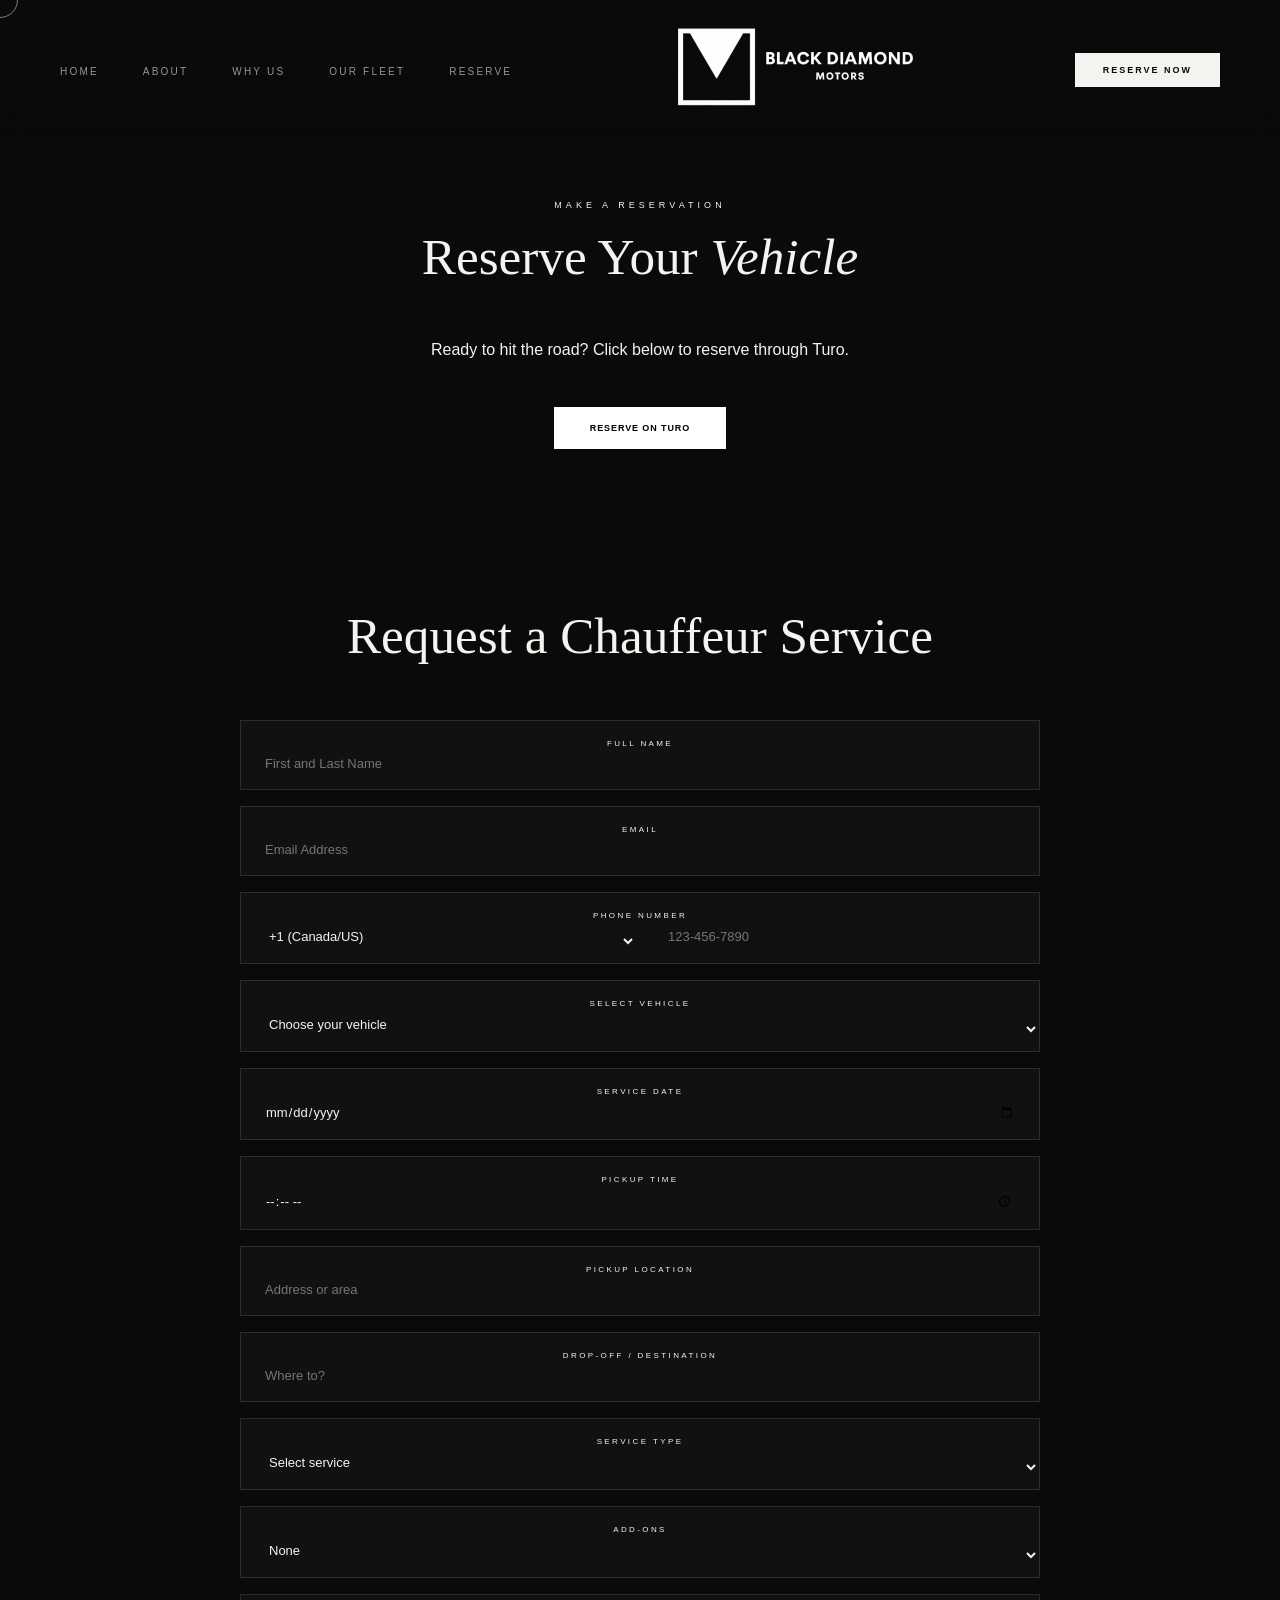
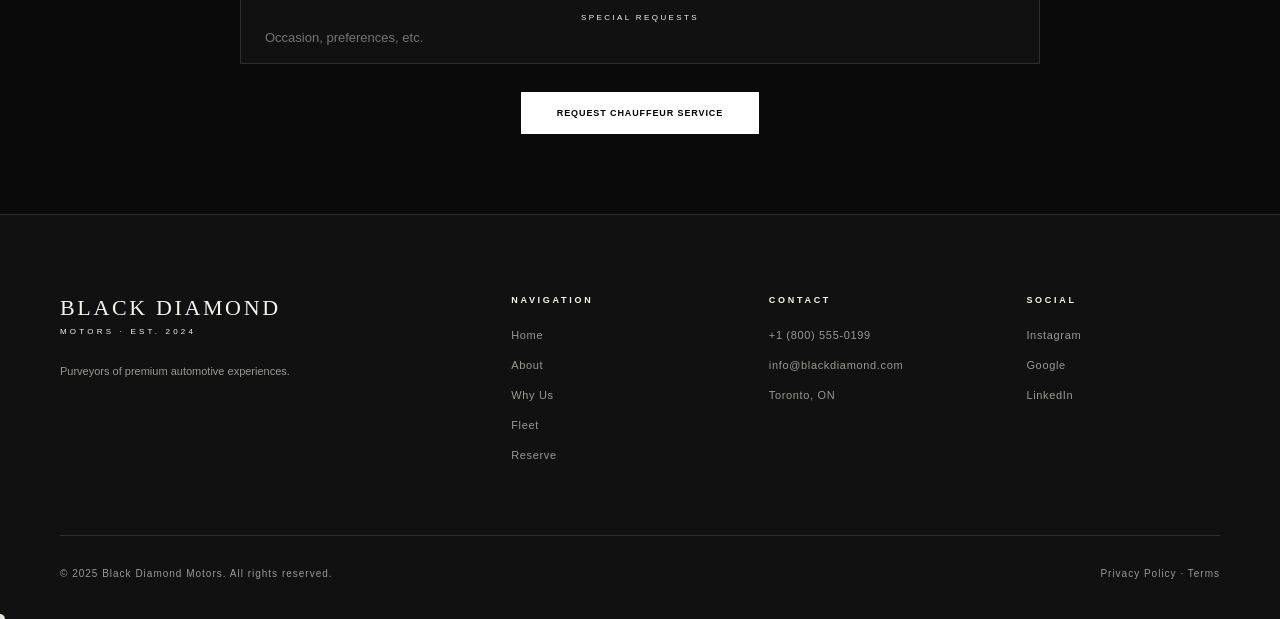
<file: book.html>
<!DOCTYPE html>
<html lang="en">
<head>
  <meta charset="UTF-8">
  <title>Reserve | Black Diamond Motors</title>
  <link rel="stylesheet" href="styles.css">
</head>

<nav id="navbar">
  <ul class="nav-links">
    <li><a href="home.html">Home</a></li>
    <li><a href="about.html">About</a></li>
    <li><a href="why.html">Why Us</a></li>
    <li><a href="fleet.html">Our Fleet</a></li>
    <li><a href="book.html">Reserve</a></li>
  </ul>

  <div style="display:flex; justify-content:center;">
    <a href="home.html">
      <img src="bdmlogo2.png" style="width:250px; height:auto;">
    </a>
  </div>

  <a href="book.html" class="nav-book-btn">Reserve Now</a>
</nav>
    
<div class="page-content">
<!-- BOOK SECTION -->
<section style="background:var(--black); padding:200px 20px 80px 20px; text-align:center; color:var(--white);">
  <div style="max-width:800px; margin:0 auto;">
    <p class="s-eye">Make a Reservation</p>
    <h2 class="s-title">Reserve Your <em>Vehicle</em></h2>
    <div class="divider"></div>

    <p style="margin-bottom:48px;">
      Ready to hit the road? Click below to reserve through Turo.
    </p>

    <a href="https://turo.com/ca/en/drivers/6006478" target="_blank" class="btn-primary">
      Reserve on Turo
    </a>
  </div>
</section>

  <!-- Request SECTION -->
<section style="background:var(--black); padding:80px 20px 80px 20px; text-align:center; color:var(--white);">
    <div style="max-width:800px; margin:0 auto;">
    <h2 class="s-title">Request a Chauffeur Service </h2>
    <div class="divider"></div>
    
<form action="https://formspree.io/f/mreowjrq" method="POST">

  <!-- NAME -->
  <div class="form-field">
    <label>Full Name</label>
    <input type="text" name="name name" placeholder="First and Last Name" required>
  </div>

  <!-- EMAIL -->
  <div class="form-field" style="margin-top:16px;">
    <label>Email</label>
    <input type="email" name="email" placeholder="Email Address" required>
  </div>


  <!-- PHONE -->
  <div class="form-field" style="margin-top:16px;">
    <label>Phone Number</label>

    <div style="display:flex; gap:8px;">
      
      <!-- Country Code -->
      <select name="country_code" required>
        <option value="+1">+1 (Canada/US)</option>
        <option value="+44">+44 (UK)</option>
        <option value="+91">+91 (India)</option>
      </select>

      <!-- Phone Number -->
      <input 
        type="tel" 
        name="phone" 
        id="phoneInput"
        placeholder="123-456-7890"
        maxlength="12"
        required>
    </div>
  </div>

<script>
  const phoneInput = document.getElementById('phoneInput');

  phoneInput.addEventListener('input', function (e) {
    // Remove non-digits
    let value = this.value.replace(/\D/g, '');

    // Format (Canada/US style: 123-456-7890)
    if (value.length > 6) {
      value = value.slice(0,3) + '-' + value.slice(3,6) + '-' + value.slice(6,10);
    } else if (value.length > 3) {
      value = value.slice(0,3) + '-' + value.slice(3,6);
    }

    this.value = value;
  });
</script>

  <!-- VEHICLE -->
  <div class="form-field" style="margin-top:16px;">
    <label>Select Vehicle</label>
    <select name="vehicle" required>
      <option value="">Choose your vehicle</option>
      <option>Lamborghini Urus</option>
      <option>Mercedes S-Class</option>
      <option>Range Rover</option>
      <option>Porsche 911</option>
    </select>
  </div>

  <!-- PICKUP DATE -->
  <div class="form-field" style="margin-top:16px;">
    <label>Service Date</label>
    <input type="date" name="service_date" required>
  </div>

  <!-- TIME -->
  <div class="form-field" style="margin-top:16px;">
    <label>Pickup Time</label>
    <input type="time" name="pickup_time" required>
  </div>

  <!-- PICKUP LOCATION -->
  <div class="form-field" style="margin-top:16px;">
    <label>Pickup Location</label>
    <input type="text" name="pickup_location" placeholder="Address or area" required>
  </div>

  <!-- DESTINATION -->
  <div class="form-field" style="margin-top:16px;">
    <label>Drop-off / Destination</label>
    <input type="text" name="dropoff_location" placeholder="Where to?" required>
  </div>

  <!-- DURATION OPTION -->
  <div class="form-field" style="margin-top:16px;">
    <label>Service Type</label>
    <select name="service_type" required>
      <option value="">Select service</option>
      <option>One-way transfer</option>
      <option>Round trip</option>
      <option>Hourly (3+ hours)</option>
      <option>Full day (8+ hours)</option>
    </select>
  </div>

  <!-- ADD-ONS -->
  <div class="form-field" style="margin-top:16px;">
    <label>Add-ons</label>
    <select name="addons">
      <option value="">None</option>
      <option>Champagne service</option>
      <option>Decorated vehicle (events)</option>
      <option>VIP airport pickup</option>
    </select>
  </div>

  <!-- NOTES -->
  <div class="form-field" style="margin-top:16px;">
    <label>Special Requests</label>
    <input type="text" name="notes" placeholder="Occasion, preferences, etc.">
  </div>

  <!-- SPAM PROTECTION -->
  <input type="text" name="_gotcha" style="display:none">

  <!-- SUBJECT -->
  <input type="hidden" name="_subject" value="New Chauffeur Booking Request">

  <!-- SUBMIT -->
  <div style="margin-top:28px;">
    <button type="submit" class="btn-primary">
      Request Chauffeur Service
    </button>
  </div>
</section>

<footer>
  <div class="footer-grid">

    <div class="footer-brand">
      <div class="bn">Black Diamond</div>
      <div class="bt">Motors · Est. 2024</div>
      <p>Purveyors of premium automotive experiences.</p>
    </div>

    <div class="footer-col">
      <h4>Navigation</h4>
      <ul>
        <li><a href="#" onclick="showPage('home');return false;">Home</a></li>
        <li><a href="#" onclick="showPage('about');return false;">About</a></li>
        <li><a href="#" onclick="showPage('why');return false;">Why Us</a></li>
        <li><a href="#" onclick="showPage('fleet');return false;">Fleet</a></li>
        <li><a href="#" onclick="showPage('book');return false;">Reserve</a></li>
      </ul>
    </div>

    <div class="footer-col">
      <h4>Contact</h4>
      <ul>
        <li><a href="#">+1 (800) 555-0199</a></li>
        <li><a href="#">info@blackdiamond.com</a></li>
        <li><a href="#">Toronto, ON</a></li>
      </ul>
    </div>

    <div class="footer-col">
      <h4>Social</h4>
      <ul>
        <li><a href="https://www.instagram.com/blackdiamond_motors" target="_blank">Instagram</a></li>
        <li><a href="https://maps.app.goo.gl/7u6bRW8B27H5PHMn7" target="_blank">Google</a></li>
        <li><a href="#">LinkedIn</a></li>
      </ul>
    </div>

  </div>

  <div class="footer-bottom">
    <p>© 2025 Black Diamond Motors. All rights reserved.</p>
<p>
  <a href="legal.html" style="color: inherit; font-family: inherit; text-decoration: none;">
    Privacy Policy · Terms
  </a>
</p>
  </div>
</footer>
</div>
</div>


<style>
:root {
  --black: #0a0a0a;
  --off-black: #111111;
  --deep: #161616;
  --white: #f5f3ef;
  --white-dim: rgba(245,243,239,0.6);
  --white-ghost: rgba(255, 255, 255, 0.08);
  --accent: rgba(255,255,255,0.9);
  --accent-dim: rgba(255,255,255,0.18);
  --border: rgba(245,243,239,0.12);
}

  *, *::before, *::after { box-sizing: border-box; margin: 0; padding: 0; }
  html { scroll-behavior: smooth; }
  body { background: var(--black); color: var(--white); font-family: 'Montserrat', sans-serif; font-weight: 300; overflow-x: hidden; cursor: none; }

  .cursor { position: fixed; width: 10px; height: 10px; background: var(--white); border-radius: 50%; pointer-events: none; z-index: 9999; transform: translate(-50%,-50%); mix-blend-mode: difference; }
  .cursor-ring { position: fixed; width: 36px; height: 36px; border: 1px solid rgba(245,243,239,0.5); border-radius: 50%; pointer-events: none; z-index: 9998; transform: translate(-50%,-50%); transition: width 0.3s, height 0.3s, border-color 0.3s; }

  nav { position: fixed; top: 0; left: 0; right: 0; z-index: 100; display: flex; align-items: center; justify-content: space-between; padding: 28px 60px; background: linear-gradient(180deg,rgba(10,10,10,0.95) 0%,transparent 100%); transition: border-color 0.4s, background 0.4s, padding 0.4s; border-bottom: 1px solid transparent; }
  nav.scrolled { padding: 18px 60px; border-bottom-color: var(--border); background: rgba(10,10,10,0.97); backdrop-filter: blur(20px); }
  .nav-links { display: flex; gap: 44px; list-style: none; }
  .nav-links a { font-size: 10px; font-weight: 500; letter-spacing: 0.22em; text-transform: uppercase; color: var(--white-dim); text-decoration: none; transition: color 0.3s; position: relative; cursor: none; }
  .nav-links a::after { content: ''; position: absolute; bottom: -4px; left: 0; width: 0; height: 1px; background: var(--accent); transition: width 0.3s; }
  .nav-links a:hover { color: var(--white); }
  .nav-links a:hover::after { width: 100%; }

  .logo-mark { display: flex; align-items: center; gap: 14px; text-decoration: none; cursor: none; }
  .logo-diamond { width: 38px; height: 38px; }
  .logo-text { display: flex; flex-direction: column; line-height: 1; }
  .logo-text .brand { font-family: 'Cormorant Garamond', serif; font-size: 18px; font-weight: 400; letter-spacing: 0.12em; text-transform: uppercase; color: var(--white); }
  .logo-text .sub { font-size: 7.5px; font-weight: 500; letter-spacing: 0.35em; text-transform: uppercase; color: var(--gold); margin-top: 3px; }
  .nav-book-btn { font-size: 9px; font-weight: 600; letter-spacing: 0.22em; text-transform: uppercase; color: var(--black); background: var(--white); border: none; padding: 12px 28px; cursor: none; transition: background 0.3s; text-decoration: none; display: inline-block; }
  .nav-book-btn:hover { background: var(--white); }
  @keyframes pageFade { from { opacity: 0; transform: translateY(20px); } to { opacity: 1; transform: none; } }

  /* HOME HERO */
  #heroSection { position: relative; height: 100vh; display: flex; align-items: flex-end; overflow: hidden; background: linear-gradient(135deg,#0a0a0a 0%,#1a1a1a 40%,#0f0f0f 100%); }
  .hero-pattern { position: absolute; inset: 0; background-image: repeating-linear-gradient(45deg,rgba(201,168,76,0.03) 0px,rgba(201,168,76,0.03) 1px,transparent 1px,transparent 60px), repeating-linear-gradient(-45deg,rgba(201,168,76,0.03) 0px,rgba(201,168,76,0.03) 1px,transparent 1px,transparent 60px); }
  .hero-diamond-bg { position: absolute; right: -5vw; top: 50%; transform: translateY(-50%); width: 55vw; height: 55vw; opacity: 0.06; animation: spin 60s linear infinite; }
  @keyframes spin { to { transform: translateY(-50%) rotate(360deg); } }
  .hero-vert { position: absolute; left: 60px; top: 50%; font-size: 9px; font-weight: 500; letter-spacing: 0.4em; text-transform: uppercase; color: var(--gold); white-space: nowrap; transform: translateY(-50%) rotate(-90deg) translateX(-50%); transform-origin: center center; }
  .hero-car-area { position: absolute; right: 8%; bottom: 0; width: 55%; height: 70%; z-index: 2; overflow: visible;}
  .hero-image {width: 100%;max-width: 60000px;height: auto;}
  .hero-car-gradient { position: absolute; top: 0; left: 0; width: 200%; height: 100%; background: linear-gradient(90deg, var(--black) 0%, transparent 60%),linear-gradient(0deg, var(--black) 0%, transparent 30%); z-index: 2; pointer-events: none;}
  .hero-content { position: relative; z-index: 2; padding: 0 60px 80px 140px; max-width: 800px; animation: reveal 1.4s cubic-bezier(0.16,1,0.3,1) both; }
  .hero-eyebrow { font-size: 9px; font-weight: 500; letter-spacing: 0.4em; text-transform: uppercase; color: var(--accent); margin-bottom: 24px; animation: reveal 1.4s 0.2s both; }
  .hero-title { font-family: 'Cormorant Garamond', serif; font-size: clamp(56px,7vw,100px); font-weight: 300; line-height: 0.95; color: var(--white); margin-bottom: 32px; animation: reveal 1.4s 0.35s both; }
  .hero-title em { font-style: italic; color: var(--gold); }
  .hero-sub { font-size: 12px; font-weight: 300; letter-spacing: 0.12em; line-height: 2; color: var(--white-dim); max-width: 420px; margin-bottom: 52px; animation: reveal 1.4s 0.5s both; }
  .hero-ctas { display: flex; gap: 20px; align-items: center; animation: reveal 1.4s 0.65s both; }
  @keyframes reveal { from { opacity: 0; transform: translateY(60px); } to { opacity: 1; transform: none; } }
  .scroll-ind { position: absolute; bottom: 36px; right: 60px; display: flex; align-items: center; gap: 16px; font-size: 8px; letter-spacing: 0.3em; text-transform: uppercase; color: var(--white-dim); animation: reveal 1.4s 0.9s both; }
  .scroll-line { width: 60px; height: 1px; background: var(--border); position: relative; overflow: hidden; }
  .scroll-line::after { content: ''; position: absolute; top: 0; left: -100%; width: 100%; height: 100%; background: var(--gold); animation: pulse 2s ease-in-out infinite; }
  @keyframes pulse { 50% { left: 0; } 100% { left: 100%; } }


  /* BUTTONS */
  .btn-primary { font-size: 9px; font-weight: 600; letter-spacing: 0.25em; text-transform: uppercase; color: var(--black); background: var(--white); border: none; padding: 18px 44px; cursor: none; transition: background 0.35s, transform 0.2s; text-decoration: none; display: inline-block; }
  .btn-primary:hover { background: var(--white); color: var(--black);}
  .btn-ghost { font-size: 9px; font-weight: 500; letter-spacing: 0.25em; text-transform: uppercase; color: var(--white); background: transparent; border: 1px solid var(--border); padding: 18px 44px; cursor: none; transition: border-color 0.35s; text-decoration: none; display: inline-block; }
  .btn-ghost:hover { border-color: var(--white); }

  /* SECTIONS */
  section { padding: 120px 60px; }
  .s-eye { font-size: 9px; font-weight: 500; letter-spacing: 0.45em; text-transform: uppercase; color: var(--gold); margin-bottom: 20px; }
  .s-title { font-family: 'Cormorant Garamond', serif; font-size: clamp(38px,4vw,62px); font-weight: 300; line-height: 1.05; color: var(--white); margin-bottom: 28px; }
  .s-title em { font-style: italic; }
  .s-body { font-size: 12px; font-weight: 300; letter-spacing: 0.06em; line-height: 2.2; color: var(--white-dim); max-width: 560px; }
  .divider { width: 48px; height: 1px; background: var(--gold); margin: 28px 0; }

  /* STATS */
  .stat-block { background: var(--deep); border: 1px solid var(--border); padding: 32px 28px; transition: border-color 0.3s; }
  .stat-block:hover { border-color: var(--gold-dim); }
  .stat-num { font-family: 'Cormorant Garamond', serif; font-size: 48px; font-weight: 300; color: var(--white); line-height: 1; }
  .stat-label { font-size: 9px; letter-spacing: 0.3em; text-transform: uppercase; color: var(--gold); margin-top: 8px; }

  /* WHY CARDS */
  .why-card { background: var(--deep); border: 1px solid var(--border); padding: 52px 40px; position: relative; overflow: hidden; transition: border-color 0.4s, transform 0.4s; cursor: none; }
  .why-card::before { content: ''; position: absolute; inset: 0; background: linear-gradient(135deg,var(--gold-dim) 0%,transparent 60%); opacity: 0; transition: opacity 0.4s; }
  .why-card:hover { border-color: var(--accent); transform: translateY(-6px); }
  .why-card:hover::before { opacity: 1; }
  .why-num { font-family: 'Cormorant Garamond', serif; font-size: 80px; font-weight: 300; color: rgba(245,243,239,0.04); line-height: 1; position: absolute; top: 20px; right: 24px; }
  .why-icon { width: 44px; height: 44px; border: 1px solid var(--border); display: flex; align-items: center; justify-content: center; margin-bottom: 32px; transition: border-color 0.4s; }
  .why-card:hover .why-icon {border-color: var(--accent); }
  .why-card-title { font-family: 'Cormorant Garamond', serif; font-size: 22px; font-weight: 400; color: var(--white); margin-bottom: 16px; }
  .why-card-body { font-size: 11px; line-height: 2; letter-spacing: 0.05em; color: var(--white-dim); }

  /* FLEET */
  .fleet-card { background: var(--deep); border: 1px solid var(--border); overflow: hidden; transition: border-color 0.4s; cursor: none; }
  .fleet-card:hover { border-color: var(--gold-dim); }
  .fleet-visual { height: 200px; background: linear-gradient(135deg,#1c1c1c 0%,#0e0e0e 100%); display: flex; align-items: center; justify-content: center; position: relative; overflow: hidden; }
  .fleet-visual::before { content: ''; position: absolute; inset: 0; background: repeating-linear-gradient(45deg,rgba(201,168,76,0.03) 0,rgba(201,168,76,0.03) 1px,transparent 1px,transparent 30px); }
  .fleet-car-icon { opacity: 0.28; transition: opacity 0.4s; position: relative; z-index: 1; }
  .fleet-card:hover .fleet-car-icon { opacity: 0.5; }
  .fleet-badge { position: absolute; top: 16px; left: 16px; font-size: 8px; letter-spacing: 0.25em; text-transform: uppercase; color: var(--black); background: var(--gold); padding: 5px 12px; z-index: 2; }
  .fleet-info { padding: 28px 28px 32px; }
  .fleet-class { font-size: 8px; letter-spacing: 0.35em; text-transform: uppercase; color: var(--gold); margin-bottom: 8px; }
  .fleet-name { font-family: 'Cormorant Garamond', serif; font-size: 26px; font-weight: 400; color: var(--white); margin-bottom: 12px; }
  .fleet-desc { font-size: 11px; line-height: 1.9; color: var(--white-dim); margin-bottom: 24px; }
  .fleet-specs { display: flex; gap: 20px; padding-top: 20px; border-top: 1px solid var(--border); margin-bottom: 24px; }
  .fleet-spec { font-size: 9px; letter-spacing: 0.1em; color: var(--white-dim); }
  .fleet-spec strong { display: block; color: var(--white); font-size: 13px; font-weight: 400; margin-bottom: 2px; }
  .fleet-price { display: flex; align-items: baseline; gap: 6px; }
  .fleet-price .amount { font-family: 'Cormorant Garamond', serif; font-size: 32px; color: var(--white); }
  .fleet-price .period { font-size: 10px; letter-spacing: 0.15em; color: var(--white-dim); }
  .fleet-btn { margin-top: 20px; display: block; text-align: center; font-size: 9px; font-weight: 600; letter-spacing: 0.22em; text-transform: uppercase; color: var(--white); background: transparent; border: 1px solid var(--border); padding: 14px; text-decoration: none; transition: background 0.3s, border-color 0.3s, color 0.3s; cursor: none; }
  .fleet-btn:hover { background: var(--white); color: var(--black); border-color: var(--white); }

  /* FORM */
  .form-field { background: var(--off-black); border: 1px solid var(--border); transition: border-color 0.3s; }
  .form-field:focus-within { border-color: var(--gold); }
  .form-field label { display: block; font-size: 8px; letter-spacing: 0.3em; text-transform: uppercase; color: var(--white); padding: 18px 24px 0; }
  .form-field input, .form-field select { display: block; width: 100%; background: transparent; border: none; outline: none; font-family: 'Montserrat', sans-serif; font-size: 13px; font-weight: 300; color: var(--white); padding: 8px 24px 18px; cursor: none; }
  .form-field select option { background: var(--deep); }
  .btn-submit { font-size: 9px; font-weight: 600; letter-spacing: 0.25em; text-transform: uppercase; color: var(--black); background: var(--white); border: none; padding: 20px 52px; cursor: none; white-space: nowrap; transition: background 0.3s, transform 0.2s; }
  .btn-submit:hover { background: var(--white); transform: translateY(-2px); }

  /* FOOTER */
  footer { background: var(--off-black); border-top: 1px solid var(--border); padding: 80px 60px 40px; }
  .footer-grid { display: grid; grid-template-columns: 2fr 1fr 1fr 1fr; gap: 64px; max-width: 1200px; margin: 0 auto 60px; }
  .footer-brand .bn { font-family: 'Cormorant Garamond', serif; font-size: 22px; color: var(--white); letter-spacing: 0.12em; text-transform: uppercase; margin-bottom: 6px; }
  .footer-brand .bt { font-size: 8px; letter-spacing: 0.4em; text-transform: uppercase; color: var(--gold); margin-bottom: 24px; }
  .footer-brand p { font-size: 11px; line-height: 2; color: var(--white-dim); }
  .footer-col h4 { font-size: 9px; letter-spacing: 0.3em; text-transform: uppercase; color: var(--white); margin-bottom: 20px; }
  .footer-col ul { list-style: none; }
  .footer-col ul li { margin-bottom: 12px; }
  .footer-col ul li a { font-size: 11px; letter-spacing: 0.06em; color: var(--white-dim); text-decoration: none; transition: color 0.3s; cursor: none; }
  .footer-col ul li a:hover { color: var(--white); }
  .footer-bottom { max-width: 1200px; margin: 0 auto; padding-top: 32px; border-top: 1px solid var(--border); display: flex; justify-content: space-between; align-items: center; }
  .footer-bottom p { font-size: 10px; letter-spacing: 0.1em; color: var(--white-dim); }

  .reveal { opacity: 0; transform: translateY(40px); transition: opacity 0.8s, transform 0.8s; }
  .reveal.visible { opacity: 1; transform: none; }

  @media (max-width: 900px) {
    nav { padding: 22px 24px; }
    nav.scrolled { padding: 14px 24px; }
    .nav-links { display: none; }
    section { padding: 80px 24px; }
    .hero-content { padding: 0 24px 60px; }
    .hero-vert { display: none; }
    .about-grid, .why-grid, .fleet-grid, .footer-grid { grid-template-columns: 1fr; gap: 24px; }
    .form-grid { grid-template-columns: 1fr; }
    .book-form { padding: 32px 24px; }
    .form-submit { flex-direction: column; align-items: stretch; }
    .footer-bottom { flex-direction: column; gap: 12px; text-align: center; }
  }


  /* ── TABLET (max 1024px) ── */
@media (max-width: 1024px) {
  nav { padding: 20px 32px; }
  nav.scrolled { padding: 14px 32px; }

  .hero-content { padding: 0 32px 60px 80px; }
  .hero-car-area { width: 50%; right: 2%; }

  section { padding: 80px 32px; }

  .why-grid { grid-template-columns: repeat(2, 1fr) !important; }
  .fleet-grid { grid-template-columns: repeat(2, 1fr) !important; }
  .footer-grid { grid-template-columns: 1fr 1fr !important; gap: 40px; }
}

/* ── MOBILE (max 768px) ── */
@media (max-width: 768px) {

  /* --- NAV --- */
  nav { padding: 16px 20px; }
  nav.scrolled { padding: 12px 20px; }
  .nav-links { display: none; }
  .nav-book-btn { padding: 10px 18px; font-size: 8px; }

  /* --- HERO --- */
  #heroSection { align-items: flex-end; min-height: 100vh; }
  .hero-car-area {
    position: absolute;
    width: 100%;
    right: 0;
    bottom: 0;
    height: 50%;
    opacity: 0.35;
  }
  .hero-car-area img { object-fit: cover; width: 100%; height: 100%; }
  .hero-content {
    position: relative;
    z-index: 3;
    padding: 0 20px 60px 20px;
    max-width: 100%;
  }
  .hero-title { font-size: clamp(40px, 11vw, 64px); }
  .hero-sub { font-size: 11px; max-width: 100%; }
  .hero-ctas { flex-direction: column; align-items: flex-start; gap: 12px; }
  .btn-primary, .btn-ghost { padding: 16px 32px; width: 100%; text-align: center; }
  .hero-vert { display: none; }
  .scroll-ind { display: none; }

  /* --- SECTIONS --- */
  section { padding: 60px 20px; }
  .s-title { font-size: clamp(28px, 8vw, 44px); }

  /* --- ABOUT GRID --- */
  .about-grid { grid-template-columns: 1fr !important; gap: 40px !important; }

  /* --- STATS --- */
  .stat-block { padding: 20px 16px; }
  .stat-num { font-size: 36px; }

  /* --- WHY CARDS --- */
  .why-grid { grid-template-columns: 1fr !important; }
  .why-card { padding: 36px 28px; }

  /* --- FLEET --- */
  .fleet-grid { grid-template-columns: 1fr !important; }
  .fleet-visual { height: 180px; }
  .fleet-visual img { object-fit: cover; height: 180px; }

  /* --- TESTIMONIALS --- */
  div[style*="repeat(3,1fr)"] { grid-template-columns: 1fr !important; }

  /* --- VALUES --- */
  div[style*="repeat(3,1fr)"] { grid-template-columns: 1fr !important; }

  /* --- HOME FLEET TEASER --- */
  div[style*="repeat(3,1fr)"] { grid-template-columns: 1fr !important; }

  /* --- STRIP BAR --- */
  div[style*="gap:60px;overflow:hidden"] {
    gap: 24px;
    flex-wrap: wrap;
    padding: 20px;
  }

  /* --- QUOTE SECTION --- */
  div[style*="padding:80px 60px;text-align:center"] { padding: 48px 20px !important; }

  /* --- BOOK PAGE --- */
  #book section { padding: 60px 20px; }
  #book a[href*="turo"] { font-size: 15px; padding: 14px 24px; }

  /* --- CONTACT STRIP --- */
  div[style*="repeat(3,1fr)"][style*="border-left"] {
    grid-template-columns: 1fr !important;
  }

  /* --- FOOTER --- */
  .footer-grid { grid-template-columns: 1fr !important; gap: 32px !important; }
  footer { padding: 48px 20px 28px; }
  .footer-bottom { flex-direction: column; gap: 10px; text-align: center; }
}

/* ── SMALL MOBILE (max 400px) ── */
@media (max-width: 400px) {
  .hero-title { font-size: 36px; }
  .logo-text .brand { font-size: 14px; }
  nav img[src="bdmlogo2.png"] { width: 160px !important; }
  .fleet-name { font-size: 20px; }
}

.btn-wrapper {
  display: inline-block;
  padding: 6px;
  border: 1px solid rgba(255,255,255,0.6);
}

.btn-primary {
  background-color: #ffffff;
  color: #000000;
  padding: 16px 36px;
  letter-spacing: 0.1em;
}
</style>



<script>
  // Cursor
  const cursor = document.getElementById('cursor');
  const ring = document.getElementById('cursorRing');
  let mx = 0, my = 0, rx = 0, ry = 0;
  document.addEventListener('mousemove', e => {
    mx = e.clientX; my = e.clientY;
    cursor.style.left = mx + 'px'; cursor.style.top = my + 'px';
  });
  (function animRing() {
    rx += (mx - rx) * 0.12; ry += (my - ry) * 0.12;
    ring.style.left = rx + 'px'; ring.style.top = ry + 'px';
    requestAnimationFrame(animRing);
  })();
  document.addEventListener('mouseover', e => {
    if (e.target.closest('a,button,[onclick]')) {
      ring.style.width = '56px'; ring.style.height = '56px'; ring.style.borderColor = 'rgba(201,168,76,0.6)';
    } else {
      ring.style.width = '36px'; ring.style.height = '36px'; ring.style.borderColor = 'rgba(245,243,239,0.5)';
    }
  });

  // Nav scroll
  window.addEventListener('scroll', () => document.getElementById('navbar').classList.toggle('scrolled', window.scrollY > 30));

  // Page switching
  function showPage(id) {
    document.querySelectorAll('.page').forEach(p => p.classList.remove('active'));
    document.getElementById(id).classList.add('active');
    window.scrollTo({ top: 0, behavior: 'smooth' });
    initReveal();

  }

  // Scroll reveal
  function initReveal() {
    const els = document.querySelectorAll('.page.active .reveal');
    const obs = new IntersectionObserver(entries => {
      entries.forEach(e => { if (e.isIntersecting) { e.target.classList.add('visible'); obs.unobserve(e.target); } });
    }, { threshold: 0.1 });
    els.forEach(el => obs.observe(el));
  }
  initReveal();

  // Booking submit
  function submitBooking() {
    const first = document.getElementById('firstName').value.trim();
    const email = document.getElementById('email').value.trim();
    const vehicle = document.getElementById('vehicle').value;
    if (!first || !email || !vehicle) {
      alert('Please fill in your Name, Email, and preferred Vehicle to continue.');
      return;
    }
    document.getElementById('bookForm').style.display = 'none';
    document.getElementById('bookingSuccess').style.display = 'block';
  }
</script>

<div class="cursor" id="cursor"></div>
<div class="cursor-ring" id="cursorRing"></div>
<script src="cursor.js"></script>

<script>
let lastScroll = 0;
const navbar = document.getElementById('navbar');

window.addEventListener('scroll', () => {
  const currentScroll = window.scrollY;

  if (currentScroll > lastScroll && currentScroll > 80) {
    // Scrolling DOWN → hide
    navbar.classList.add('hide');
  } else {
    // Scrolling UP → show
    navbar.classList.remove('hide');
  }

  lastScroll = currentScroll;
});
</script>
</file>
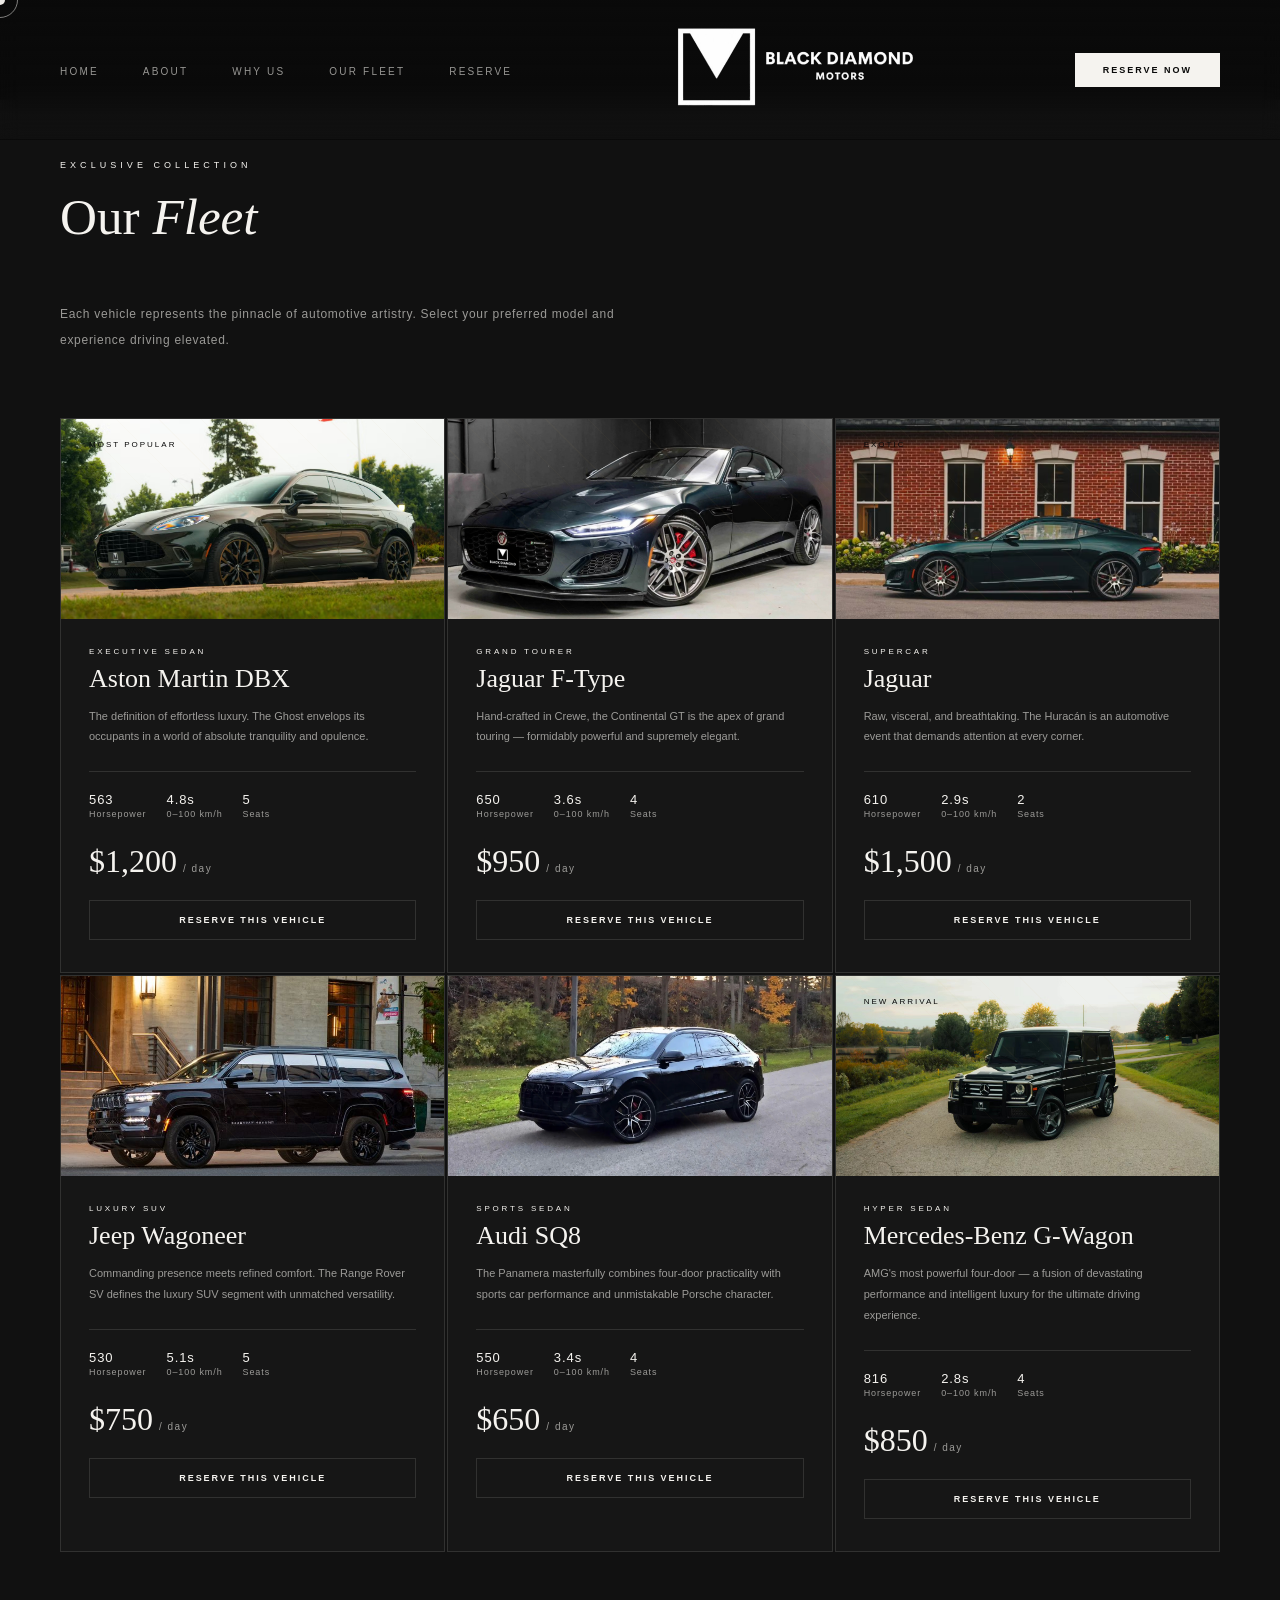
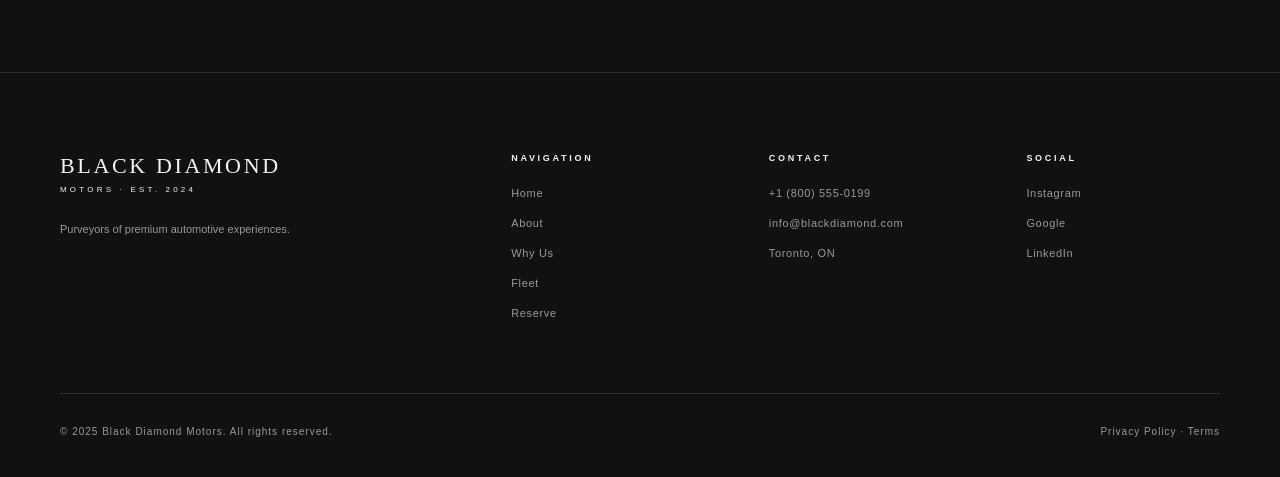
<file: fleet.html>
<!DOCTYPE html>
<html lang="en">
<head>
  <meta charset="UTF-8">
  <title>Our Fleet | Black Diamond Motors</title>
  <link rel="stylesheet" href="styles.css">
</head>

<nav id="navbar">
  <ul class="nav-links">
    <li><a href="home.html">Home</a></li>
    <li><a href="about.html">About</a></li>
    <li><a href="why.html">Why Us</a></li>
    <li><a href="fleet.html">Our Fleet</a></li>
    <li><a href="book.html">Reserve</a></li>
  </ul>

  <div style="display:flex; justify-content:center;">
    <a href="home.html">
      <img src="bdmlogo2.png" style="width:250px; height:auto;">
    </a>
  </div>

  <a href="book.html" class="nav-book-btn">Reserve Now</a>
</nav>

<div class="cursor" id="cursor"></div>
<div class="cursor-ring" id="cursorRing"></div>
<script src="cursor.js"></script>

<div class="page-content">
<!-- ════════ FLEET ════════ -->
<div id="fleet.html" class="Our Fleet">
  <div style="padding-top:100px;"></div>
  <section style="background:var(--off-black);padding-top:60px;">
    <div style="max-width:1300px;margin:0 auto;">
      <div style="margin-bottom:64px;">
        <p class="s-eye">Exclusive Collection</p>
        <h2 class="s-title">Our <em>Fleet</em></h2>
        <div class="divider"></div>
        <p class="s-body">Each vehicle represents the pinnacle of automotive artistry. Select your preferred model and experience driving elevated.</p>
      </div>
      <div style="display:grid;grid-template-columns:repeat(3,1fr);gap:2px;" class="fleet-grid">

  <!-- 1. Aston Martin DBX -->
  <div class="fleet-card">
    <div class="fleet-visual">
      <div class="fleet-badge">Most Popular</div>
      <img src="dbx.jpg" alt="Aston Martin DBX" style="width:100%; height:auto; object-fit:cover; border-radius:8px;">
    </div>
    <div class="fleet-info">
      <p class="fleet-class">Executive Sedan</p>
      <h3 class="fleet-name">Aston Martin DBX</h3>
      <p class="fleet-desc">The definition of effortless luxury. The Ghost envelops its occupants in a world of absolute tranquility and opulence.</p>
      <div class="fleet-specs">
        <div class="fleet-spec"><strong>563</strong> Horsepower</div>
        <div class="fleet-spec"><strong>4.8s</strong> 0–100 km/h</div>
        <div class="fleet-spec"><strong>5</strong> Seats</div>
      </div>
      <div class="fleet-price"><span class="amount">$1,200</span><span class="period">/ day</span></div>
      <a href="book.html" class="fleet-btn">Reserve This Vehicle</a>
    </div>
  </div>

  <!-- 2. Jaguar F-Type -->
  <div class="fleet-card">
    <div class="fleet-visual">
            <img src="ftyp3.jpg" alt="Jaguar F-Type"
      style="width:100%; height:250px; object-fit:cover; object-position:center 85%; border-radius:8px;">
    </div>
    <div class="fleet-info">
      <p class="fleet-class">Grand Tourer</p>
      <h3 class="fleet-name">Jaguar F-Type</h3>
      <p class="fleet-desc">Hand-crafted in Crewe, the Continental GT is the apex of grand touring — formidably powerful and supremely elegant.</p>
      <div class="fleet-specs">
        <div class="fleet-spec"><strong>650</strong> Horsepower</div>
        <div class="fleet-spec"><strong>3.6s</strong> 0–100 km/h</div>
        <div class="fleet-spec"><strong>4</strong> Seats</div>
      </div>
      <div class="fleet-price"><span class="amount">$950</span><span class="period">/ day</span></div>
      <a href="book.html" class="fleet-btn">Reserve This Vehicle</a>
    </div>
  </div>

  <!-- 3. Mercedes-Benz  -->
  <div class="fleet-card">
    <div class="fleet-visual">
      <div class="fleet-badge">Exotic</div>
      <img src="fty.jpg" alt="Jaguar" style="width:100%; height:auto; object-fit:cover; border-radius:8px;">
    </div>
    <div class="fleet-info">
      <p class="fleet-class">Supercar</p>
      <h3 class="fleet-name">Jaguar</h3>
      <p class="fleet-desc">Raw, visceral, and breathtaking. The Huracán is an automotive event that demands attention at every corner.</p>
      <div class="fleet-specs">
        <div class="fleet-spec"><strong>610</strong> Horsepower</div>
        <div class="fleet-spec"><strong>2.9s</strong> 0–100 km/h</div>
        <div class="fleet-spec"><strong>2</strong> Seats</div>
      </div>
      <div class="fleet-price"><span class="amount">$1,500</span><span class="period">/ day</span></div>
      <a href="book.html" class="fleet-btn">Reserve This Vehicle</a>
    </div>
  </div>

  <!-- 4. Jeep Wagoneer -->
  <div class="fleet-card">
    <div class="fleet-visual">
      <img src="wag.jpg" alt="Jeep Wagoneer"
      style="width:100%; height:250px; object-fit:cover; object-position:center 85%; border-radius:8px;">
    </div>
    <div class="fleet-info">
      <p class="fleet-class">Luxury SUV</p>
      <h3 class="fleet-name">Jeep Wagoneer</h3>
      <p class="fleet-desc">Commanding presence meets refined comfort. The Range Rover SV defines the luxury SUV segment with unmatched versatility.</p>
      <div class="fleet-specs">
        <div class="fleet-spec"><strong>530</strong> Horsepower</div>
        <div class="fleet-spec"><strong>5.1s</strong> 0–100 km/h</div>
        <div class="fleet-spec"><strong>5</strong> Seats</div>
      </div>
      <div class="fleet-price"><span class="amount">$750</span><span class="period">/ day</span></div>
      <a href="book.html" class="fleet-btn">Reserve This Vehicle</a>
    </div>
  </div>

  <!-- 5. Audi SQ8 -->
  <div class="fleet-card">
    <div class="fleet-visual">
      <img src="sq8.jpg" alt="Audi SQ8" style="width:100%; height:auto; object-fit:cover; border-radius:8px;">
    </div>
    <div class="fleet-info">
      <p class="fleet-class">Sports Sedan</p>
      <h3 class="fleet-name">Audi SQ8</h3>
      <p class="fleet-desc">The Panamera masterfully combines four-door practicality with sports car performance and unmistakable Porsche character.</p>
      <div class="fleet-specs">
        <div class="fleet-spec"><strong>550</strong> Horsepower</div>
        <div class="fleet-spec"><strong>3.4s</strong> 0–100 km/h</div>
        <div class="fleet-spec"><strong>4</strong> Seats</div>
      </div>
      <div class="fleet-price"><span class="amount">$650</span><span class="period">/ day</span></div>
      <a href="book.html" class="fleet-btn">Reserve This Vehicle</a>
    </div>
  </div>

  <!-- 6. Mercedes-Benz G-Wagon -->
  <div class="fleet-card">
    <div class="fleet-visual">
      <div class="fleet-badge">New Arrival</div>
      <img src="gwag.jpg" alt="Mercedes-Benz G-Wagon" style="width:100%; height:auto; object-fit:cover; border-radius:8px;">
    </div>
    <div class="fleet-info">
      <p class="fleet-class">Hyper Sedan</p>
      <h3 class="fleet-name">Mercedes-Benz G-Wagon</h3>
      <p class="fleet-desc">AMG's most powerful four-door — a fusion of devastating performance and intelligent luxury for the ultimate driving experience.</p>
      <div class="fleet-specs">
        <div class="fleet-spec"><strong>816</strong> Horsepower</div>
        <div class="fleet-spec"><strong>2.8s</strong> 0–100 km/h</div>
        <div class="fleet-spec"><strong>4</strong> Seats</div>
      </div>
      <div class="fleet-price"><span class="amount">$850</span><span class="period">/ day</span></div>
      <a href="book.html" class="fleet-btn">Reserve This Vehicle</a>
    </div>
  </div>
</div>
</section>
<footer>
  <div class="footer-grid">

    <div class="footer-brand">
      <div class="bn">Black Diamond</div>
      <div class="bt">Motors · Est. 2024</div>
      <p>Purveyors of premium automotive experiences.</p>
    </div>

    <div class="footer-col">
      <h4>Navigation</h4>
      <ul>
        <li><a href="#" onclick="showPage('home');return false;">Home</a></li>
        <li><a href="#" onclick="showPage('about');return false;">About</a></li>
        <li><a href="#" onclick="showPage('why');return false;">Why Us</a></li>
        <li><a href="#" onclick="showPage('fleet');return false;">Fleet</a></li>
        <li><a href="#" onclick="showPage('book');return false;">Reserve</a></li>
      </ul>
    </div>

    <div class="footer-col">
      <h4>Contact</h4>
      <ul>
        <li><a href="#">+1 (800) 555-0199</a></li>
        <li><a href="#">info@blackdiamond.com</a></li>
        <li><a href="#">Toronto, ON</a></li>
      </ul>
    </div>

    <div class="footer-col">
      <h4>Social</h4>
      <ul>
        <li><a href="https://www.instagram.com/blackdiamond_motors" target="_blank">Instagram</a></li>
        <li><a href="https://maps.app.goo.gl/7u6bRW8B27H5PHMn7" target="_blank">Google</a></li>
        <li><a href="#">LinkedIn</a></li>
      </ul>
    </div>

  </div>

  <div class="footer-bottom">
    <p>© 2025 Black Diamond Motors. All rights reserved.</p>
<p>
  <a href="legal.html" style="color: inherit; font-family: inherit; text-decoration: none;">
    Privacy Policy · Terms
  </a>
</p>
  </div>
</footer>
</div>
</div>
</div>

<style>
:root {
  --black: #0a0a0a;
  --off-black: #111111;
  --deep: #161616;
  --white: #f5f3ef;
  --white-dim: rgba(245,243,239,0.6);
  --white-ghost: rgba(255, 255, 255, 0.08);
  --accent: rgba(255,255,255,0.9);
  --accent-dim: rgba(255,255,255,0.18);
  --border: rgba(245,243,239,0.12);
}

  *, *::before, *::after { box-sizing: border-box; margin: 0; padding: 0; }
  html { scroll-behavior: smooth; }
  body { background: var(--black); color: var(--white); font-family: 'Montserrat', sans-serif; font-weight: 300; overflow-x: hidden; cursor: none; }

  .cursor { position: fixed; width: 10px; height: 10px; background: var(--white); border-radius: 50%; pointer-events: none; z-index: 9999; transform: translate(-50%,-50%); mix-blend-mode: difference; }
  .cursor-ring { position: fixed; width: 36px; height: 36px; border: 1px solid rgba(245,243,239,0.5); border-radius: 50%; pointer-events: none; z-index: 9998; transform: translate(-50%,-50%); transition: width 0.3s, height 0.3s, border-color 0.3s; }

  nav { position: fixed; top: 0; left: 0; right: 0; z-index: 100; display: flex; align-items: center; justify-content: space-between; padding: 28px 60px; background: linear-gradient(180deg,rgba(10,10,10,0.95) 0%,transparent 100%); transition: border-color 0.4s, background 0.4s, padding 0.4s; border-bottom: 1px solid transparent; }
  nav.scrolled { padding: 18px 60px; border-bottom-color: var(--border); background: rgba(10,10,10,0.97); backdrop-filter: blur(20px); }
  .nav-links { display: flex; gap: 44px; list-style: none; }
  .nav-links a { font-size: 10px; font-weight: 500; letter-spacing: 0.22em; text-transform: uppercase; color: var(--white-dim); text-decoration: none; transition: color 0.3s; position: relative; cursor: none; }
  .nav-links a::after { content: ''; position: absolute; bottom: -4px; left: 0; width: 0; height: 1px; background: var(--accent); transition: width 0.3s; }
  .nav-links a:hover { color: var(--white); }
  .nav-links a:hover::after { width: 100%; }

  .logo-mark { display: flex; align-items: center; gap: 14px; text-decoration: none; cursor: none; }
  .logo-diamond { width: 38px; height: 38px; }
  .logo-text { display: flex; flex-direction: column; line-height: 1; }
  .logo-text .brand { font-family: 'Cormorant Garamond', serif; font-size: 18px; font-weight: 400; letter-spacing: 0.12em; text-transform: uppercase; color: var(--white); }
  .logo-text .sub { font-size: 7.5px; font-weight: 500; letter-spacing: 0.35em; text-transform: uppercase; color: var(--gold); margin-top: 3px; }
  .nav-book-btn { font-size: 9px; font-weight: 600; letter-spacing: 0.22em; text-transform: uppercase; color: var(--black); background: var(--white); border: none; padding: 12px 28px; cursor: none; transition: background 0.3s; text-decoration: none; display: inline-block; }
  .nav-book-btn:hover { background: var(--white); }
  @keyframes pageFade { from { opacity: 0; transform: translateY(20px); } to { opacity: 1; transform: none; } }

  /* HOME HERO */
  #heroSection { position: relative; height: 100vh; display: flex; align-items: flex-end; overflow: hidden; background: linear-gradient(135deg,#0a0a0a 0%,#1a1a1a 40%,#0f0f0f 100%); }
  .hero-pattern { position: absolute; inset: 0; background-image: repeating-linear-gradient(45deg,rgba(201,168,76,0.03) 0px,rgba(201,168,76,0.03) 1px,transparent 1px,transparent 60px), repeating-linear-gradient(-45deg,rgba(201,168,76,0.03) 0px,rgba(201,168,76,0.03) 1px,transparent 1px,transparent 60px); }
  .hero-diamond-bg { position: absolute; right: -5vw; top: 50%; transform: translateY(-50%); width: 55vw; height: 55vw; opacity: 0.06; animation: spin 60s linear infinite; }
  @keyframes spin { to { transform: translateY(-50%) rotate(360deg); } }
  .hero-vert { position: absolute; left: 60px; top: 50%; font-size: 9px; font-weight: 500; letter-spacing: 0.4em; text-transform: uppercase; color: var(--gold); white-space: nowrap; transform: translateY(-50%) rotate(-90deg) translateX(-50%); transform-origin: center center; }
  .hero-car-area { position: absolute; right: 8%; bottom: 0; width: 55%; height: 70%; z-index: 2; overflow: visible;}
  .hero-image {width: 100%;max-width: 60000px;height: auto;}
  .hero-car-gradient { position: absolute; top: 0; left: 0; width: 200%; height: 100%; background: linear-gradient(90deg, var(--black) 0%, transparent 60%),linear-gradient(0deg, var(--black) 0%, transparent 30%); z-index: 2; pointer-events: none;}
  .hero-content { position: relative; z-index: 2; padding: 0 60px 80px 140px; max-width: 800px; animation: reveal 1.4s cubic-bezier(0.16,1,0.3,1) both; }
  .hero-eyebrow { font-size: 9px; font-weight: 500; letter-spacing: 0.4em; text-transform: uppercase; color: var(--accent); margin-bottom: 24px; animation: reveal 1.4s 0.2s both; }
  .hero-title { font-family: 'Cormorant Garamond', serif; font-size: clamp(56px,7vw,100px); font-weight: 300; line-height: 0.95; color: var(--white); margin-bottom: 32px; animation: reveal 1.4s 0.35s both; }
  .hero-title em { font-style: italic; color: var(--gold); }
  .hero-sub { font-size: 12px; font-weight: 300; letter-spacing: 0.12em; line-height: 2; color: var(--white-dim); max-width: 420px; margin-bottom: 52px; animation: reveal 1.4s 0.5s both; }
  .hero-ctas { display: flex; gap: 20px; align-items: center; animation: reveal 1.4s 0.65s both; }
  @keyframes reveal { from { opacity: 0; transform: translateY(60px); } to { opacity: 1; transform: none; } }
  .scroll-ind { position: absolute; bottom: 36px; right: 60px; display: flex; align-items: center; gap: 16px; font-size: 8px; letter-spacing: 0.3em; text-transform: uppercase; color: var(--white-dim); animation: reveal 1.4s 0.9s both; }
  .scroll-line { width: 60px; height: 1px; background: var(--border); position: relative; overflow: hidden; }
  .scroll-line::after { content: ''; position: absolute; top: 0; left: -100%; width: 100%; height: 100%; background: var(--gold); animation: pulse 2s ease-in-out infinite; }
  @keyframes pulse { 50% { left: 0; } 100% { left: 100%; } }


  /* BUTTONS */
  .btn-primary { font-size: 9px; font-weight: 600; letter-spacing: 0.25em; text-transform: uppercase; color: var(--black); background: var(--white); border: none; padding: 18px 44px; cursor: none; transition: background 0.35s, transform 0.2s; text-decoration: none; display: inline-block; }
  .btn-primary:hover { background: var(--white); color: var(--black);}
  .btn-ghost { font-size: 9px; font-weight: 500; letter-spacing: 0.25em; text-transform: uppercase; color: var(--white); background: transparent; border: 1px solid var(--border); padding: 18px 44px; cursor: none; transition: border-color 0.35s; text-decoration: none; display: inline-block; }
  .btn-ghost:hover { border-color: var(--white); }

  /* SECTIONS */
  section { padding: 120px 60px; }
  .s-eye { font-size: 9px; font-weight: 500; letter-spacing: 0.45em; text-transform: uppercase; color: var(--gold); margin-bottom: 20px; }
  .s-title { font-family: 'Cormorant Garamond', serif; font-size: clamp(38px,4vw,62px); font-weight: 300; line-height: 1.05; color: var(--white); margin-bottom: 28px; }
  .s-title em { font-style: italic; }
  .s-body { font-size: 12px; font-weight: 300; letter-spacing: 0.06em; line-height: 2.2; color: var(--white-dim); max-width: 560px; }
  .divider { width: 48px; height: 1px; background: var(--gold); margin: 28px 0; }

  /* STATS */
  .stat-block { background: var(--deep); border: 1px solid var(--border); padding: 32px 28px; transition: border-color 0.3s; }
  .stat-block:hover { border-color: var(--gold-dim); }
  .stat-num { font-family: 'Cormorant Garamond', serif; font-size: 48px; font-weight: 300; color: var(--white); line-height: 1; }
  .stat-label { font-size: 9px; letter-spacing: 0.3em; text-transform: uppercase; color: var(--gold); margin-top: 8px; }

  /* WHY CARDS */
  .why-card { background: var(--deep); border: 1px solid var(--border); padding: 52px 40px; position: relative; overflow: hidden; transition: border-color 0.4s, transform 0.4s; cursor: none; }
  .why-card::before { content: ''; position: absolute; inset: 0; background: linear-gradient(135deg,var(--gold-dim) 0%,transparent 60%); opacity: 0; transition: opacity 0.4s; }
  .why-card:hover { border-color: var(--accent); transform: translateY(-6px); }
  .why-card:hover::before { opacity: 1; }
  .why-num { font-family: 'Cormorant Garamond', serif; font-size: 80px; font-weight: 300; color: rgba(245,243,239,0.04); line-height: 1; position: absolute; top: 20px; right: 24px; }
  .why-icon { width: 44px; height: 44px; border: 1px solid var(--border); display: flex; align-items: center; justify-content: center; margin-bottom: 32px; transition: border-color 0.4s; }
  .why-card:hover .why-icon {border-color: var(--accent); }
  .why-card-title { font-family: 'Cormorant Garamond', serif; font-size: 22px; font-weight: 400; color: var(--white); margin-bottom: 16px; }
  .why-card-body { font-size: 11px; line-height: 2; letter-spacing: 0.05em; color: var(--white-dim); }

  /* FLEET */
  .fleet-card { background: var(--deep); border: 1px solid var(--border); overflow: hidden; transition: border-color 0.4s; cursor: none; }
  .fleet-card:hover { border-color: var(--gold-dim); }
  .fleet-visual { height: 200px; background: linear-gradient(135deg,#1c1c1c 0%,#0e0e0e 100%); display: flex; align-items: center; justify-content: center; position: relative; overflow: hidden; }
  .fleet-visual::before { content: ''; position: absolute; inset: 0; background: repeating-linear-gradient(45deg,rgba(201,168,76,0.03) 0,rgba(201,168,76,0.03) 1px,transparent 1px,transparent 30px); }
  .fleet-car-icon { opacity: 0.28; transition: opacity 0.4s; position: relative; z-index: 1; }
  .fleet-card:hover .fleet-car-icon { opacity: 0.5; }
  .fleet-badge { position: absolute; top: 16px; left: 16px; font-size: 8px; letter-spacing: 0.25em; text-transform: uppercase; color: var(--black); background: var(--gold); padding: 5px 12px; z-index: 2; }
  .fleet-info { padding: 28px 28px 32px; }
  .fleet-class { font-size: 8px; letter-spacing: 0.35em; text-transform: uppercase; color: var(--gold); margin-bottom: 8px; }
  .fleet-name { font-family: 'Cormorant Garamond', serif; font-size: 26px; font-weight: 400; color: var(--white); margin-bottom: 12px; }
  .fleet-desc { font-size: 11px; line-height: 1.9; color: var(--white-dim); margin-bottom: 24px; }
  .fleet-specs { display: flex; gap: 20px; padding-top: 20px; border-top: 1px solid var(--border); margin-bottom: 24px; }
  .fleet-spec { font-size: 9px; letter-spacing: 0.1em; color: var(--white-dim); }
  .fleet-spec strong { display: block; color: var(--white); font-size: 13px; font-weight: 400; margin-bottom: 2px; }
  .fleet-price { display: flex; align-items: baseline; gap: 6px; }
  .fleet-price .amount { font-family: 'Cormorant Garamond', serif; font-size: 32px; color: var(--white); }
  .fleet-price .period { font-size: 10px; letter-spacing: 0.15em; color: var(--white-dim); }
  .fleet-btn { margin-top: 20px; display: block; text-align: center; font-size: 9px; font-weight: 600; letter-spacing: 0.22em; text-transform: uppercase; color: var(--white); background: transparent; border: 1px solid var(--border); padding: 14px; text-decoration: none; transition: background 0.3s, border-color 0.3s, color 0.3s; cursor: none; }
  .fleet-btn:hover { background: var(--white); color: var(--black); border-color: var(--white); }

  /* FORM */
  .form-field { background: var(--off-black); border: 1px solid var(--border); transition: border-color 0.3s; }
  .form-field:focus-within { border-color: var(--gold); }
  .form-field label { display: block; font-size: 8px; letter-spacing: 0.3em; text-transform: uppercase; color: var(--white); padding: 18px 24px 0; }
  .form-field input, .form-field select { display: block; width: 100%; background: transparent; border: none; outline: none; font-family: 'Montserrat', sans-serif; font-size: 13px; font-weight: 300; color: var(--white); padding: 8px 24px 18px; cursor: none; }
  .form-field select option { background: var(--deep); }
  .btn-submit { font-size: 9px; font-weight: 600; letter-spacing: 0.25em; text-transform: uppercase; color: var(--black); background: var(--white); border: none; padding: 20px 52px; cursor: none; white-space: nowrap; transition: background 0.3s, transform 0.2s; }
  .btn-submit:hover { background: var(--white); transform: translateY(-2px); }

  /* FOOTER */
  footer { background: var(--off-black); border-top: 1px solid var(--border); padding: 80px 60px 40px; }
  .footer-grid { display: grid; grid-template-columns: 2fr 1fr 1fr 1fr; gap: 64px; max-width: 1200px; margin: 0 auto 60px; }
  .footer-brand .bn { font-family: 'Cormorant Garamond', serif; font-size: 22px; color: var(--white); letter-spacing: 0.12em; text-transform: uppercase; margin-bottom: 6px; }
  .footer-brand .bt { font-size: 8px; letter-spacing: 0.4em; text-transform: uppercase; color: var(--gold); margin-bottom: 24px; }
  .footer-brand p { font-size: 11px; line-height: 2; color: var(--white-dim); }
  .footer-col h4 { font-size: 9px; letter-spacing: 0.3em; text-transform: uppercase; color: var(--white); margin-bottom: 20px; }
  .footer-col ul { list-style: none; }
  .footer-col ul li { margin-bottom: 12px; }
  .footer-col ul li a { font-size: 11px; letter-spacing: 0.06em; color: var(--white-dim); text-decoration: none; transition: color 0.3s; cursor: none; }
  .footer-col ul li a:hover { color: var(--white); }
  .footer-bottom { max-width: 1200px; margin: 0 auto; padding-top: 32px; border-top: 1px solid var(--border); display: flex; justify-content: space-between; align-items: center; }
  .footer-bottom p { font-size: 10px; letter-spacing: 0.1em; color: var(--white-dim); }

  .reveal { opacity: 0; transform: translateY(40px); transition: opacity 0.8s, transform 0.8s; }
  .reveal.visible { opacity: 1; transform: none; }

  @media (max-width: 900px) {
    nav { padding: 22px 24px; }
    nav.scrolled { padding: 14px 24px; }
    .nav-links { display: none; }
    section { padding: 80px 24px; }
    .hero-content { padding: 0 24px 60px; }
    .hero-vert { display: none; }
    .about-grid, .why-grid, .fleet-grid, .footer-grid { grid-template-columns: 1fr; gap: 24px; }
    .form-grid { grid-template-columns: 1fr; }
    .book-form { padding: 32px 24px; }
    .form-submit { flex-direction: column; align-items: stretch; }
    .footer-bottom { flex-direction: column; gap: 12px; text-align: center; }
  }


  /* ── TABLET (max 1024px) ── */
@media (max-width: 1024px) {
  nav { padding: 20px 32px; }
  nav.scrolled { padding: 14px 32px; }

  .hero-content { padding: 0 32px 60px 80px; }
  .hero-car-area { width: 50%; right: 2%; }

  section { padding: 80px 32px; }

  .why-grid { grid-template-columns: repeat(2, 1fr) !important; }
  .fleet-grid { grid-template-columns: repeat(2, 1fr) !important; }
  .footer-grid { grid-template-columns: 1fr 1fr !important; gap: 40px; }
}

/* ── MOBILE (max 768px) ── */
@media (max-width: 768px) {

  /* --- NAV --- */
  nav { padding: 16px 20px; }
  nav.scrolled { padding: 12px 20px; }
  .nav-links { display: none; }
  .nav-book-btn { padding: 10px 18px; font-size: 8px; }

  /* --- HERO --- */
  #heroSection { align-items: flex-end; min-height: 100vh; }
  .hero-car-area {
    position: absolute;
    width: 100%;
    right: 0;
    bottom: 0;
    height: 50%;
    opacity: 0.35;
  }
  .hero-car-area img { object-fit: cover; width: 100%; height: 100%; }
  .hero-content {
    position: relative;
    z-index: 3;
    padding: 0 20px 60px 20px;
    max-width: 100%;
  }
  .hero-title { font-size: clamp(40px, 11vw, 64px); }
  .hero-sub { font-size: 11px; max-width: 100%; }
  .hero-ctas { flex-direction: column; align-items: flex-start; gap: 12px; }
  .btn-primary, .btn-ghost { padding: 16px 32px; width: 100%; text-align: center; }
  .hero-vert { display: none; }
  .scroll-ind { display: none; }

  /* --- SECTIONS --- */
  section { padding: 60px 20px; }
  .s-title { font-size: clamp(28px, 8vw, 44px); }

  /* --- ABOUT GRID --- */
  .about-grid { grid-template-columns: 1fr !important; gap: 40px !important; }

  /* --- STATS --- */
  .stat-block { padding: 20px 16px; }
  .stat-num { font-size: 36px; }

  /* --- WHY CARDS --- */
  .why-grid { grid-template-columns: 1fr !important; }
  .why-card { padding: 36px 28px; }

  /* --- FLEET --- */
  .fleet-grid { grid-template-columns: 1fr !important; }
  .fleet-visual { height: 180px; }
  .fleet-visual img { object-fit: cover; height: 180px; }

  /* --- TESTIMONIALS --- */
  div[style*="repeat(3,1fr)"] { grid-template-columns: 1fr !important; }

  /* --- VALUES --- */
  div[style*="repeat(3,1fr)"] { grid-template-columns: 1fr !important; }

  /* --- HOME FLEET TEASER --- */
  div[style*="repeat(3,1fr)"] { grid-template-columns: 1fr !important; }

  /* --- STRIP BAR --- */
  div[style*="gap:60px;overflow:hidden"] {
    gap: 24px;
    flex-wrap: wrap;
    padding: 20px;
  }

  /* --- QUOTE SECTION --- */
  div[style*="padding:80px 60px;text-align:center"] { padding: 48px 20px !important; }

  /* --- BOOK PAGE --- */
  #book section { padding: 60px 20px; }
  #book a[href*="turo"] { font-size: 15px; padding: 14px 24px; }

  /* --- CONTACT STRIP --- */
  div[style*="repeat(3,1fr)"][style*="border-left"] {
    grid-template-columns: 1fr !important;
  }

  /* --- FOOTER --- */
  .footer-grid { grid-template-columns: 1fr !important; gap: 32px !important; }
  footer { padding: 48px 20px 28px; }
  .footer-bottom { flex-direction: column; gap: 10px; text-align: center; }
}

/* ── SMALL MOBILE (max 400px) ── */
@media (max-width: 400px) {
  .hero-title { font-size: 36px; }
  .logo-text .brand { font-size: 14px; }
  nav img[src="bdmlogo2.png"] { width: 160px !important; }
  .fleet-name { font-size: 20px; }
}

.btn-wrapper {
  display: inline-block;
  padding: 6px;
  border: 1px solid rgba(255,255,255,0.6);
}

.btn-primary {
  background-color: #ffffff;
  color: #000000;
  padding: 16px 36px;
  letter-spacing: 0.1em;
}
</style>



<script>
  // Cursor
  const cursor = document.getElementById('cursor');
  const ring = document.getElementById('cursorRing');
  let mx = 0, my = 0, rx = 0, ry = 0;
  document.addEventListener('mousemove', e => {
    mx = e.clientX; my = e.clientY;
    cursor.style.left = mx + 'px'; cursor.style.top = my + 'px';
  });
  (function animRing() {
    rx += (mx - rx) * 0.12; ry += (my - ry) * 0.12;
    ring.style.left = rx + 'px'; ring.style.top = ry + 'px';
    requestAnimationFrame(animRing);
  })();
  document.addEventListener('mouseover', e => {
    if (e.target.closest('a,button,[onclick]')) {
      ring.style.width = '56px'; ring.style.height = '56px'; ring.style.borderColor = 'rgba(201,168,76,0.6)';
    } else {
      ring.style.width = '36px'; ring.style.height = '36px'; ring.style.borderColor = 'rgba(245,243,239,0.5)';
    }
  });

  // Nav scroll
  window.addEventListener('scroll', () => document.getElementById('navbar').classList.toggle('scrolled', window.scrollY > 30));

  // Page switching
  function showPage(id) {
    document.querySelectorAll('.page').forEach(p => p.classList.remove('active'));
    document.getElementById(id).classList.add('active');
    window.scrollTo({ top: 0, behavior: 'smooth' });
    initReveal();

  }

  // Scroll reveal
  function initReveal() {
    const els = document.querySelectorAll('.page.active .reveal');
    const obs = new IntersectionObserver(entries => {
      entries.forEach(e => { if (e.isIntersecting) { e.target.classList.add('visible'); obs.unobserve(e.target); } });
    }, { threshold: 0.1 });
    els.forEach(el => obs.observe(el));
  }
  initReveal();

  // Booking submit
  function submitBooking() {
    const first = document.getElementById('firstName').value.trim();
    const email = document.getElementById('email').value.trim();
    const vehicle = document.getElementById('vehicle').value;
    if (!first || !email || !vehicle) {
      alert('Please fill in your Name, Email, and preferred Vehicle to continue.');
      return;
    }
    document.getElementById('bookForm').style.display = 'none';
    document.getElementById('bookingSuccess').style.display = 'block';
  }

let lastScroll = 0;
const navbar = document.getElementById('navbar');

window.addEventListener('scroll', () => {
  const currentScroll = window.scrollY;

  if (currentScroll > lastScroll && currentScroll > 80) {
    // Scrolling DOWN → hide
    navbar.classList.add('hide');
  } else {
    // Scrolling UP → show
    navbar.classList.remove('hide');
  }

  lastScroll = currentScroll;
});
</script>
</file>
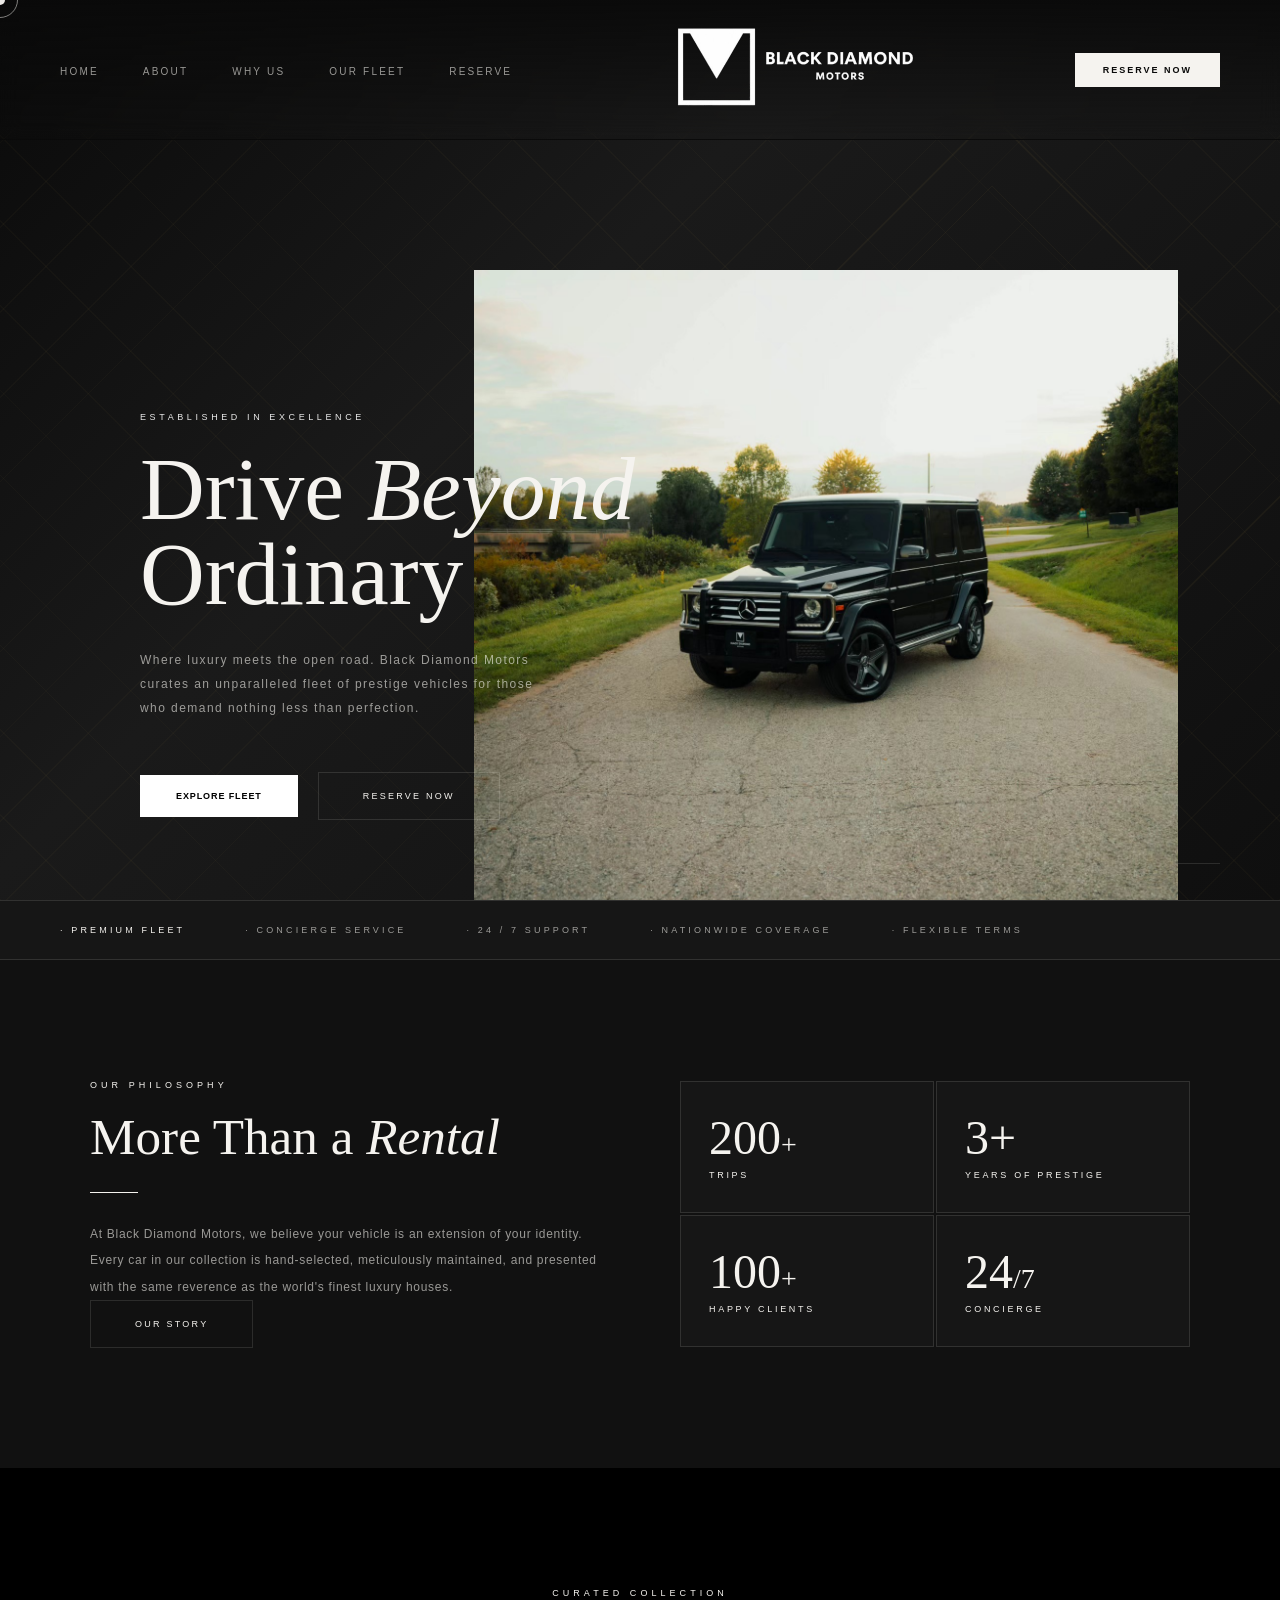
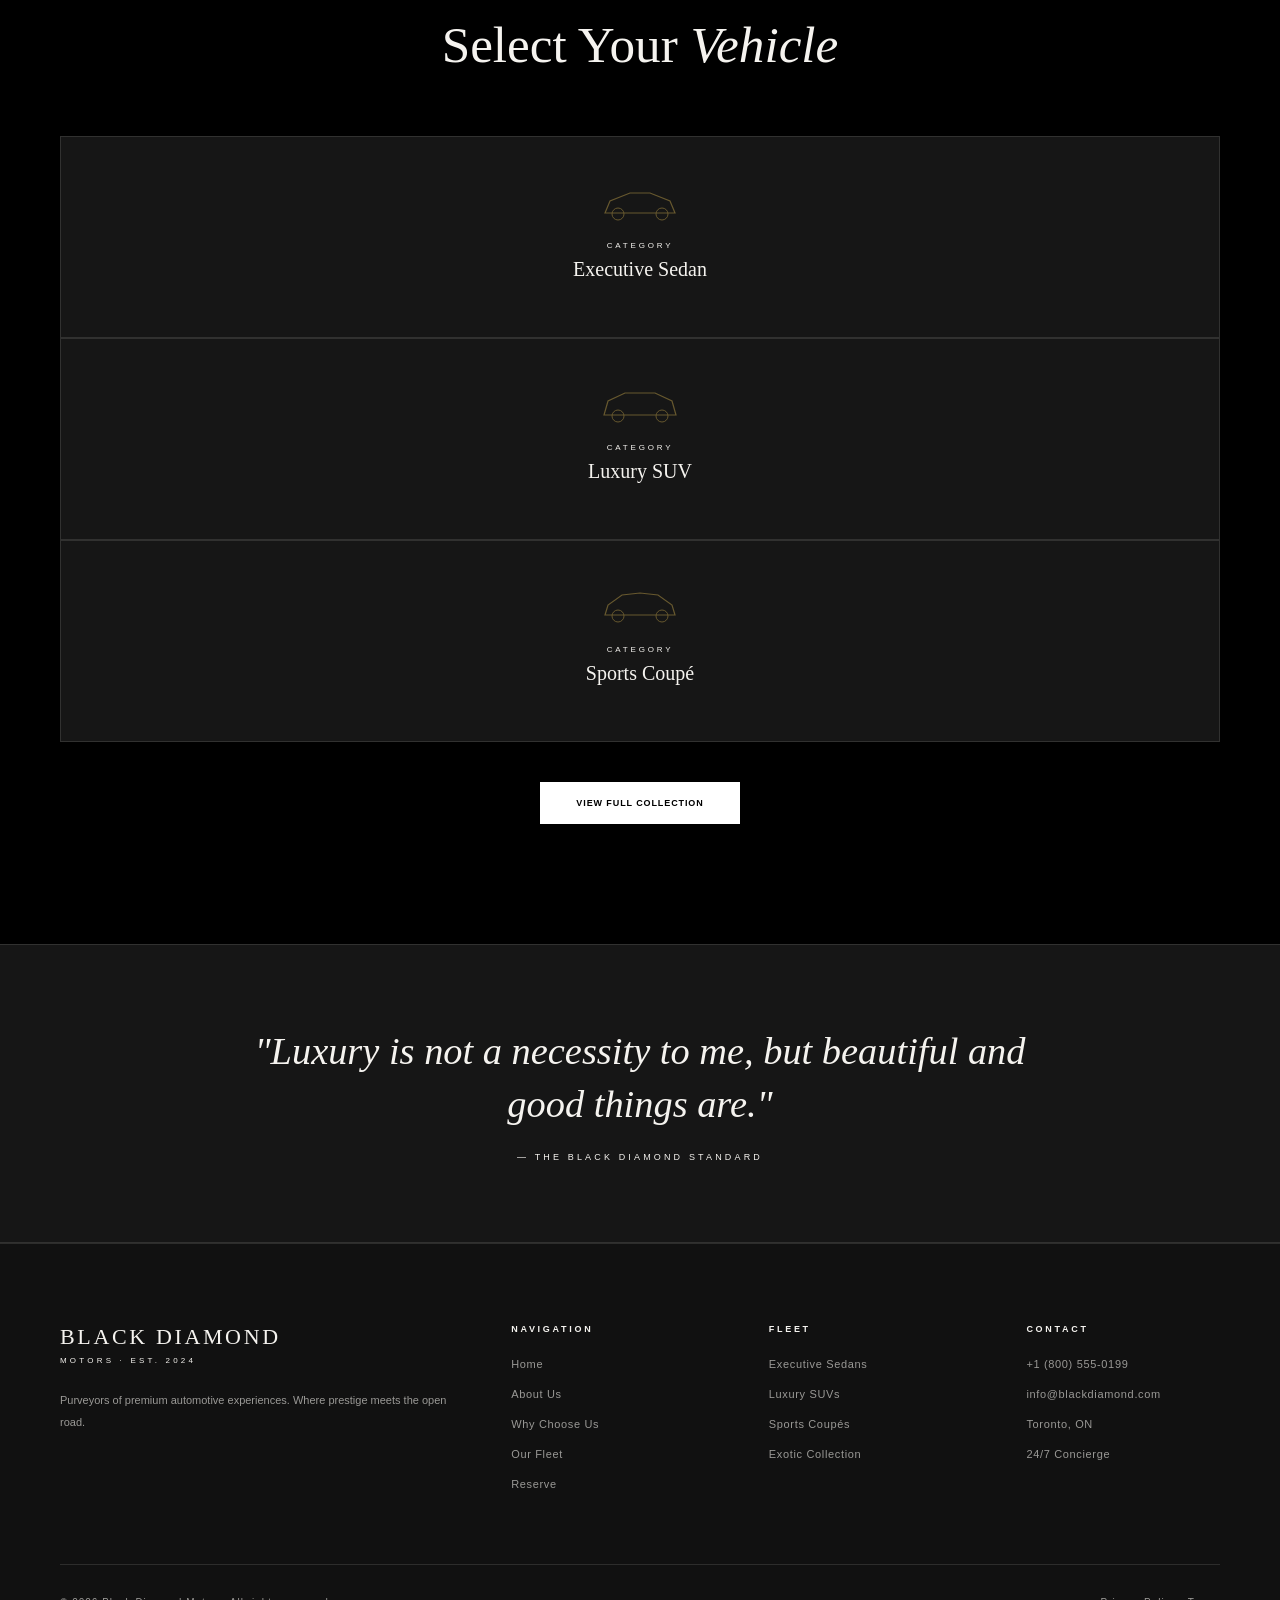
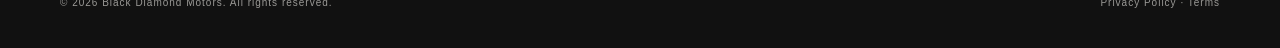
<file: home.html>
<!DOCTYPE html>
<html lang="en">
<head>
  <meta charset="UTF-8">
  <title>Home | Black Diamond Motors</title>
  <link rel="stylesheet" href="styles.css">
</head>

<nav id="navbar">
  <ul class="nav-links">
    <li><a href="home.html">Home</a></li>
    <li><a href="about.html">About</a></li>
    <li><a href="why.html">Why Us</a></li>
    <li><a href="fleet.html">Our Fleet</a></li>
    <li><a href="book.html">Reserve</a></li>
  </ul>

  <div style="display:flex; justify-content:center;">
    <a href="home.html">
      <img src="bdmlogo2.png" style="width:250px; height:auto;">
    </a>
  </div>

  <a href="book.html" class="nav-book-btn">Reserve Now</a>
</nav>
<div class="cursor" id="cursor"></div>
<div class="cursor-ring" id="cursorRing"></div>
<script src="cursor.js"></script>

<script>
let lastScroll = 0;
const navbar = document.getElementById('navbar');

window.addEventListener('scroll', () => {
  const currentScroll = window.scrollY;

  if (currentScroll > lastScroll && currentScroll > 80) {
    // Scrolling DOWN → hide
    navbar.classList.add('hide');
  } else {
    // Scrolling UP → show
    navbar.classList.remove('hide');
  }

  lastScroll = currentScroll;
});
</script>
    

<!-- ════════ HOME ════════ -->
<div id="home" class="page active">
  <div id="heroSection">
    <div class="hero-pattern"></div>
    <svg class="hero-diamond-bg" viewBox="0 0 400 400" fill="none" aria-hidden="true">
      <polygon points="200,10 390,200 200,390 10,200" fill="none" stroke="#c9a84c" stroke-width="1"/>
      <polygon points="200,50 350,200 200,350 50,200" fill="none" stroke="#c9a84c" stroke-width="0.5"/>
      <polygon points="200,90 310,200 200,310 90,200" fill="none" stroke="#c9a84c" stroke-width="0.3"/>
    </svg>
    <div class="hero-car-area">
    <img src="gwag.jpg" alt="Hero visual" class="hero-image" style="width:100%; height:100%; object-fit:cover; object-position:center center;">
  div class="hero-car-gradient">
</div>  
    <div class="hero-content">
      <p class="hero-eyebrow">Established in Excellence</p>
      <h1 class="hero-title">Drive <em>Beyond</em><br>Ordinary</h1>
      <p class="hero-sub">Where luxury meets the open road. Black Diamond Motors curates an unparalleled fleet of prestige vehicles for those who demand nothing less than perfection.</p>
      <div class="hero-ctas">
        <a href="fleet.html" class="btn-primary">Explore Fleet</a>
        <a href="book.html" class="btn-ghost">Reserve Now</a>
      </div>
    </div>
    <div class="scroll-ind">
      <div class="scroll-line"></div>
      
    </div>
  </div>

  <!-- strip -->
  <div style="background:var(--deep);border-top:1px solid var(--border);border-bottom:1px solid var(--border);padding:24px 60px;display:flex;gap:60px;overflow:hidden;">
    <span style="font-size:9px;letter-spacing:0.35em;text-transform:uppercase;color:var(--white);white-space:nowrap;">· Premium Fleet</span>
    <span style="font-size:9px;letter-spacing:0.35em;text-transform:uppercase;color:var(--white-dim);white-space:nowrap;">· Concierge Service</span>
    <span style="font-size:9px;letter-spacing:0.35em;text-transform:uppercase;color:var(--white-dim);white-space:nowrap;">· 24 / 7 Support</span>
    <span style="font-size:9px;letter-spacing:0.35em;text-transform:uppercase;color:var(--white-dim);white-space:nowrap;">· Nationwide Coverage</span>
    <span style="font-size:9px;letter-spacing:0.35em;text-transform:uppercase;color:var(--white-dim);white-space:nowrap;">· Flexible Terms</span>
  </div>

<!-- about teaser -->
<section style="background:var(--off-black);">
  <div style="max-width:1100px;margin:0 auto;display:grid;grid-template-columns:1fr 1fr;gap:80px;align-items:center;">

    <!-- LEFT -->
    <div class="reveal">
      <p class="s-eye">Our Philosophy</p>
      <h2 class="s-title">More Than a <em>Rental</em></h2>
      <div class="divider"></div>
      <p class="s-body">
        At Black Diamond Motors, we believe your vehicle is an extension of your identity. Every car in our collection is hand-selected, meticulously maintained, and presented with the same reverence as the world's finest luxury houses.
      </p>

      <a href="about.html" class="btn-ghost">Our Story</a>
    </div>

    <!-- RIGHT -->
    <div class="reveal" style="display:grid;grid-template-columns:1fr 1fr;gap:2px;">
      <div class="stat-block"><div class="stat-num">200<span style="font-size:28px;">+</span></div><div class="stat-label">Trips</div></div>
      <div class="stat-block"><div class="stat-num">3+</div><div class="stat-label">Years of Prestige</div></div>
      <div class="stat-block"><div class="stat-num">100<span style="font-size:28px;">+</span></div><div class="stat-label">Happy Clients</div></div>
      <div class="stat-block"><div class="stat-num">24<span style="font-size:28px;">/7</span></div><div class="stat-label">Concierge</div></div>
    </div>

  </div>
</section>

  <!-- fleet teaser -->
  <section style="background:#000;">
    <div style="max-width:1200px;margin:0 auto;">
      <div class="reveal" style="text-align:center;margin-bottom:64px;">
        <p class="s-eye">Curated Collection</p>
        <h2 class="s-title">Select Your <em>Vehicle</em></h2>
      </div>
        <div style="background:var(--deep); border:1px solid var(--border); padding:44px; text-align:center; cursor:pointer; transition:border-color 0.3s;"
            onmouseenter="this.style.borderColor='rgba(201,168,76,0.3)'"
            onmouseleave="this.style.borderColor='var(--border)'"
            onclick="window.location.href='fleet.html'">

          <svg width="80" height="40" viewBox="0 0 80 40" fill="none" style="margin:0 auto 20px; display:block; opacity:0.45;">
            <path d="M5,32 L10,20 L30,12 L50,12 L70,20 L75,32 Z" fill="none" stroke="#c9a84c" stroke-width="1.2"/>
            <circle cx="18" cy="33" r="6" fill="none" stroke="#c9a84c" stroke-width="1"/>
            <circle cx="62" cy="33" r="6" fill="none" stroke="#c9a84c" stroke-width="1"/>
          </svg>

          <p class="fleet-class">Category</p>
          <p class="fleet-name" style="font-size:20px;">Executive Sedan</p>
        </div>

        <div style="background:var(--deep); border:1px solid var(--border); padding:44px; text-align:center; cursor:pointer; transition:border-color 0.3s;"
            onmouseenter="this.style.borderColor='rgba(201,168,76,0.3)'"
            onmouseleave="this.style.borderColor='var(--border)'"
            onclick="window.location.href='fleet.html'">

          <svg width="80" height="40" viewBox="0 0 80 40" fill="none" style="margin:0 auto 20px; display:block; opacity:0.45;">
            <path d="M4,32 L8,18 L25,10 L55,10 L72,18 L76,32 Z" fill="none" stroke="#c9a84c" stroke-width="1.2"/>
            <circle cx="18" cy="33" r="6" fill="none" stroke="#c9a84c" stroke-width="1"/>
            <circle cx="62" cy="33" r="6" fill="none" stroke="#c9a84c" stroke-width="1"/>
          </svg>

          <p class="fleet-class">Category</p>
          <p class="fleet-name" style="font-size:20px;">Luxury SUV</p>
        </div>

        <div style="background:var(--deep); border:1px solid var(--border); padding:44px; text-align:center; cursor:pointer; transition:border-color 0.3s;"
            onmouseenter="this.style.borderColor='rgba(201,168,76,0.3)'"
            onmouseleave="this.style.borderColor='var(--border)'"
            onclick="window.location.href='fleet.html'">

          <svg width="80" height="40" viewBox="0 0 80 40" fill="none" style="margin:0 auto 20px; display:block; opacity:0.45;">
            <path d="M5,30 L8,20 L22,10 L40,8 L58,10 L72,20 L75,30 Z" fill="none" stroke="#c9a84c" stroke-width="1.2"/>
            <circle cx="18" cy="31" r="6" fill="none" stroke="#c9a84c" stroke-width="1"/>
            <circle cx="62" cy="31" r="6" fill="none" stroke="#c9a84c" stroke-width="1"/>
          </svg>

          <p class="fleet-class">Category</p>
          <p class="fleet-name" style="font-size:20px;">Sports Coupé</p>
        </div>

      <div style="text-align:center;margin-top:40px;" class="reveal">
        <a href="fleet.html" class="btn-primary">View Full Collection</a>
      </div>
    </div>
  </section>

  <!-- quote -->
  <div style="background:var(--deep);border-top:1px solid var(--border);border-bottom:1px solid var(--border);padding:80px 60px;text-align:center;">
    <p style="font-family:'Cormorant Garamond',serif;font-size:clamp(22px,3vw,42px);font-weight:300;font-style:italic;color:var(--white);max-width:800px;margin:0 auto;line-height:1.4;">"Luxury is not a necessity to me, but beautiful and good things are."</p>
    <p style="font-size:9px;letter-spacing:0.35em;text-transform:uppercase;color:var(--white);margin-top:20px;">— The Black Diamond Standard</p>
  </div>

  <footer>
    <div class="footer-grid">
      <div class="footer-brand"><div class="bn">Black Diamond</div><div class="bt">Motors · Est. 2024</div><p>Purveyors of premium automotive experiences. Where prestige meets the open road.</p></div>
      <div class="footer-col"><h4>Navigation</h4><ul><li><a href="#" onclick="showPage('home');return false;">Home</a></li><li><a href="#" onclick="showPage('about');return false;">About Us</a></li><li><a href="#" onclick="showPage('why');return false;">Why Choose Us</a></li><li><a href="#" onclick="showPage('fleet');return false;">Our Fleet</a></li><li><a href="#" onclick="showPage('book');return false;">Reserve</a></li></ul></div>
      <div class="footer-col"><h4>Fleet</h4><ul><li><a href="#" onclick="showPage('fleet');return false;">Executive Sedans</a></li><li><a href="#" onclick="showPage('fleet');return false;">Luxury SUVs</a></li><li><a href="#" onclick="showPage('fleet');return false;">Sports Coupés</a></li><li><a href="#" onclick="showPage('fleet');return false;">Exotic Collection</a></li></ul></div>
      <div class="footer-col"><h4>Contact</h4><ul><li><a href="#">+1 (800) 555-0199</a></li><li><a href="#">info@blackdiamond.com</a></li><li><a href="#">Toronto, ON</a></li><li><a href="#">24/7 Concierge</a></li></ul></div>

    </div>
  <div class="footer-bottom">
    <p>© 2026 Black Diamond Motors. All rights reserved.</p><p><a href="legal.html" style="color: inherit; font-family: inherit; text-decoration: none;">Privacy Policy · Terms</a></p>
  </div>  
</footer>
</div>


<style>
:root {
  --black: #0a0a0a;
  --off-black: #111111;
  --deep: #161616;
  --white: #f5f3ef;
  --white-dim: rgba(245,243,239,0.6);
  --white-ghost: rgba(255, 255, 255, 0.08);
  --accent: rgba(255,255,255,0.9);
  --accent-dim: rgba(255,255,255,0.18);
  --border: rgba(245,243,239,0.12);
}
  .cursor { position: fixed; width: 10px; height: 10px; background: var(--white); border-radius: 50%; pointer-events: none; z-index: 9999; transform: translate(-50%,-50%); mix-blend-mode: difference; }
  .cursor-ring { position: fixed; width: 36px; height: 36px; border: 1px solid rgba(245,243,239,0.5); border-radius: 50%; pointer-events: none; z-index: 9998; transform: translate(-50%,-50%); transition: width 0.3s, height 0.3s, border-color 0.3s; }

  *, *::before, *::after { box-sizing: border-box; margin: 0; padding: 0; }
  html { scroll-behavior: smooth; }
  body { background: var(--black); color: var(--white); font-family: 'Montserrat', sans-serif; font-weight: 300; overflow-x: hidden; cursor: none; }


  nav { position: fixed; top: 0; left: 0; right: 0; z-index: 100; display: flex; align-items: center; justify-content: space-between; padding: 28px 60px; background: linear-gradient(180deg,rgba(10,10,10,0.95) 0%,transparent 100%); transition: border-color 0.4s, background 0.4s, padding 0.4s; border-bottom: 1px solid transparent; }
  nav.scrolled { padding: 18px 60px; border-bottom-color: var(--border); background: rgba(10,10,10,0.97); backdrop-filter: blur(20px); }
  .nav-links { display: flex; gap: 44px; list-style: none; }
  .nav-links a { font-size: 10px; font-weight: 500; letter-spacing: 0.22em; text-transform: uppercase; color: var(--white-dim); text-decoration: none; transition: color 0.3s; position: relative; cursor: none; }
  .nav-links a::after { content: ''; position: absolute; bottom: -4px; left: 0; width: 0; height: 1px; background: var(--accent); transition: width 0.3s; }
  .nav-links a:hover { color: var(--white); }
  .nav-links a:hover::after { width: 100%; }

  .logo-mark { display: flex; align-items: center; gap: 14px; text-decoration: none; cursor: none; }
  .logo-diamond { width: 38px; height: 38px; }
  .logo-text { display: flex; flex-direction: column; line-height: 1; }
  .logo-text .brand { font-family: 'Cormorant Garamond', serif; font-size: 18px; font-weight: 400; letter-spacing: 0.12em; text-transform: uppercase; color: var(--white); }
  .logo-text .sub { font-size: 7.5px; font-weight: 500; letter-spacing: 0.35em; text-transform: uppercase; color: var(--white); margin-top: 3px; }
  .nav-book-btn { font-size: 9px; font-weight: 600; letter-spacing: 0.22em; text-transform: uppercase; color: var(--black); background: var(--white); border: none; padding: 12px 28px; cursor: none; transition: background 0.3s; text-decoration: none; display: inline-block; }
  .nav-book-btn:hover { background: var(--white); }
  @keyframes pageFade { from { opacity: 0; transform: translateY(20px); } to { opacity: 1; transform: none; } }

  /* HOME HERO */
  #heroSection { position: relative; height: 100vh; display: flex; align-items: flex-end; overflow: hidden; background: linear-gradient(135deg,#0a0a0a 0%,#1a1a1a 40%,#0f0f0f 100%); }
  .hero-pattern { position: absolute; inset: 0; background-image: repeating-linear-gradient(45deg,rgba(201,168,76,0.03) 0px,rgba(201,168,76,0.03) 1px,transparent 1px,transparent 60px), repeating-linear-gradient(-45deg,rgba(201,168,76,0.03) 0px,rgba(201,168,76,0.03) 1px,transparent 1px,transparent 60px); }
  .hero-diamond-bg { position: absolute; right: -5vw; top: 50%; transform: translateY(-50%); width: 55vw; height: 55vw; opacity: 0.06; animation: spin 60s linear infinite; }
  @keyframes spin { to { transform: translateY(-50%) rotate(360deg); } }
  .hero-vert { position: absolute; left: 60px; top: 50%; font-size: 9px; font-weight: 500; letter-spacing: 0.4em; text-transform: uppercase; color: var(--white); white-space: nowrap; transform: translateY(-50%) rotate(-90deg) translateX(-50%); transform-origin: center center; }
  .hero-car-area { position: absolute; right: 8%; bottom: 0; width: 55%; height: 70%; z-index: 2; overflow: visible;}
  .hero-image {width: 100%;max-width: 60000px;height: auto;}
  .hero-car-gradient { position: absolute; top: 0; left: 0; width: 200%; height: 100%; background: linear-gradient(90deg, var(--black) 0%, transparent 60%),linear-gradient(0deg, var(--black) 0%, transparent 30%); z-index: 2; pointer-events: none;}
  .hero-content { position: relative; z-index: 2; padding: 0 60px 80px 140px; max-width: 800px; animation: reveal 1.4s cubic-bezier(0.16,1,0.3,1) both; }
  .hero-eyebrow { font-size: 9px; font-weight: 500; letter-spacing: 0.4em; text-transform: uppercase; color: var(--accent); margin-bottom: 24px; animation: reveal 1.4s 0.2s both; }
  .hero-title { font-family: 'Cormorant Garamond', serif; font-size: clamp(56px,7vw,100px); font-weight: 300; line-height: 0.95; color: var(--white); margin-bottom: 32px; animation: reveal 1.4s 0.35s both; }
  .hero-title em { font-style: italic; color: var(--white); }
  .hero-sub { font-size: 12px; font-weight: 300; letter-spacing: 0.12em; line-height: 2; color: var(--white-dim); max-width: 420px; margin-bottom: 52px; animation: reveal 1.4s 0.5s both; }
  .hero-ctas { display: flex; gap: 20px; align-items: center; animation: reveal 1.4s 0.65s both; }
  @keyframes reveal { from { opacity: 0; transform: translateY(60px); } to { opacity: 1; transform: none; } }
  .scroll-ind { position: absolute; bottom: 36px; right: 60px; display: flex; align-items: center; gap: 16px; font-size: 8px; letter-spacing: 0.3em; text-transform: uppercase; color: var(--white-dim); animation: reveal 1.4s 0.9s both; }
  .scroll-line { width: 60px; height: 1px; background: var(--border); position: relative; overflow: hidden; }
  .scroll-line::after { content: ''; position: absolute; top: 0; left: -100%; width: 100%; height: 100%; background: var(--white); animation: pulse 2s ease-in-out infinite; }
  @keyframes pulse { 50% { left: 0; } 100% { left: 100%; } }


  /* BUTTONS */
  .btn-primary { font-size: 9px; font-weight: 600; letter-spacing: 0.25em; text-transform: uppercase; color: var(--black); background: var(--white); border: none; padding: 18px 44px; cursor: none; transition: background 0.35s, transform 0.2s; text-decoration: none; display: inline-block; }
  .btn-primary:hover { background: var(--white); color: var(--black);}
  .btn-ghost { font-size: 9px; font-weight: 500; letter-spacing: 0.25em; text-transform: uppercase; color: var(--white); background: transparent; border: 1px solid var(--border); padding: 18px 44px; cursor: none; transition: border-color 0.35s; text-decoration: none; display: inline-block; }
  .btn-ghost:hover { border-color: var(--white); }

  /* SECTIONS */
  section { padding: 120px 60px; }
  .s-eye { font-size: 9px; font-weight: 500; letter-spacing: 0.45em; text-transform: uppercase; color: var(--white); margin-bottom: 20px; }
  .s-title { font-family: 'Cormorant Garamond', serif; font-size: clamp(38px,4vw,62px); font-weight: 300; line-height: 1.05; color: var(--white); margin-bottom: 28px; }
  .s-title em { font-style: italic; }
  .s-body { font-size: 12px; font-weight: 300; letter-spacing: 0.06em; line-height: 2.2; color: var(--white-dim); max-width: 560px; }
  .divider { width: 48px; height: 1px; background: var(--white); margin: 28px 0; }

  /* STATS */
  .stat-block { background: var(--deep); border: 1px solid var(--border); padding: 32px 28px; transition: border-color 0.3s; }
  .stat-block:hover { border-color: var(--white-dim); }
  .stat-num { font-family: 'Cormorant Garamond', serif; font-size: 48px; font-weight: 300; color: var(--white); line-height: 1; }
  .stat-label { font-size: 9px; letter-spacing: 0.3em; text-transform: uppercase; color: var(--white); margin-top: 8px; }

  /* WHY CARDS */
  .why-card { background: var(--deep); border: 1px solid var(--border); padding: 52px 40px; position: relative; overflow: hidden; transition: border-color 0.4s, transform 0.4s; cursor: none; }
  .why-card::before { content: ''; position: absolute; inset: 0; background: linear-gradient(135deg,var(--white-dim) 0%,transparent 60%); opacity: 0; transition: opacity 0.4s; }
  .why-card:hover { border-color: var(--accent); transform: translateY(-6px); }
  .why-card:hover::before { opacity: 1; }
  .why-num { font-family: 'Cormorant Garamond', serif; font-size: 80px; font-weight: 300; color: rgba(245,243,239,0.04); line-height: 1; position: absolute; top: 20px; right: 24px; }
  .why-icon { width: 44px; height: 44px; border: 1px solid var(--border); display: flex; align-items: center; justify-content: center; margin-bottom: 32px; transition: border-color 0.4s; }
  .why-card:hover .why-icon {border-color: var(--accent); }
  .why-card-title { font-family: 'Cormorant Garamond', serif; font-size: 22px; font-weight: 400; color: var(--white); margin-bottom: 16px; }
  .why-card-body { font-size: 11px; line-height: 2; letter-spacing: 0.05em; color: var(--white-dim); }

  /* FLEET */
  .fleet-card { background: var(--deep); border: 1px solid var(--border); overflow: hidden; transition: border-color 0.4s; cursor: none; }
  .fleet-card:hover { border-color: var(--white-dim); }
  .fleet-visual { height: 200px; background: linear-gradient(135deg,#1c1c1c 0%,#0e0e0e 100%); display: flex; align-items: center; justify-content: center; position: relative; overflow: hidden; }
  .fleet-visual::before { content: ''; position: absolute; inset: 0; background: repeating-linear-gradient(45deg,rgba(201,168,76,0.03) 0,rgba(201,168,76,0.03) 1px,transparent 1px,transparent 30px); }
  .fleet-car-icon { opacity: 0.28; transition: opacity 0.4s; position: relative; z-index: 1; }
  .fleet-card:hover .fleet-car-icon { opacity: 0.5; }
  .fleet-badge { position: absolute; top: 16px; left: 16px; font-size: 8px; letter-spacing: 0.25em; text-transform: uppercase; color: var(--black); background: var(--white); padding: 5px 12px; z-index: 2; }
  .fleet-info { padding: 28px 28px 32px; }
  .fleet-class { font-size: 8px; letter-spacing: 0.35em; text-transform: uppercase; color: var(--white); margin-bottom: 8px; }
  .fleet-name { font-family: 'Cormorant Garamond', serif; font-size: 26px; font-weight: 400; color: var(--white); margin-bottom: 12px; }
  .fleet-desc { font-size: 11px; line-height: 1.9; color: var(--white-dim); margin-bottom: 24px; }
  .fleet-specs { display: flex; gap: 20px; padding-top: 20px; border-top: 1px solid var(--border); margin-bottom: 24px; }
  .fleet-spec { font-size: 9px; letter-spacing: 0.1em; color: var(--white-dim); }
  .fleet-spec strong { display: block; color: var(--white); font-size: 13px; font-weight: 400; margin-bottom: 2px; }
  .fleet-price { display: flex; align-items: baseline; gap: 6px; }
  .fleet-price .amount { font-family: 'Cormorant Garamond', serif; font-size: 32px; color: var(--white); }
  .fleet-price .period { font-size: 10px; letter-spacing: 0.15em; color: var(--white-dim); }
  .fleet-btn { margin-top: 20px; display: block; text-align: center; font-size: 9px; font-weight: 600; letter-spacing: 0.22em; text-transform: uppercase; color: var(--white); background: transparent; border: 1px solid var(--border); padding: 14px; text-decoration: none; transition: background 0.3s, border-color 0.3s, color 0.3s; cursor: none; }
  .fleet-btn:hover { background: var(--white); color: var(--black); border-color: var(--white); }

  /* FORM */
  .form-field { background: var(--off-black); border: 1px solid var(--border); transition: border-color 0.3s; }
  .form-field:focus-within { border-color: var(--white); }
  .form-field label { display: block; font-size: 8px; letter-spacing: 0.3em; text-transform: uppercase; color: var(--white); padding: 18px 24px 0; }
  .form-field input, .form-field select { display: block; width: 100%; background: transparent; border: none; outline: none; font-family: 'Montserrat', sans-serif; font-size: 13px; font-weight: 300; color: var(--white); padding: 8px 24px 18px; cursor: none; }
  .form-field select option { background: var(--deep); }
  .btn-submit { font-size: 9px; font-weight: 600; letter-spacing: 0.25em; text-transform: uppercase; color: var(--black); background: var(--white); border: none; padding: 20px 52px; cursor: none; white-space: nowrap; transition: background 0.3s, transform 0.2s; }
  .btn-submit:hover { background: var(--white); transform: translateY(-2px); }

  /* FOOTER */
  footer { background: var(--off-black); border-top: 1px solid var(--border); padding: 80px 60px 40px; }
  .footer-grid { display: grid; grid-template-columns: 2fr 1fr 1fr 1fr; gap: 64px; max-width: 1200px; margin: 0 auto 60px; }
  .footer-brand .bn { font-family: 'Cormorant Garamond', serif; font-size: 22px; color: var(--white); letter-spacing: 0.12em; text-transform: uppercase; margin-bottom: 6px; }
  .footer-brand .bt { font-size: 8px; letter-spacing: 0.4em; text-transform: uppercase; color: var(--gold); margin-bottom: 24px; }
  .footer-brand p { font-size: 11px; line-height: 2; color: var(--white-dim); }
  .footer-col h4 { font-size: 9px; letter-spacing: 0.3em; text-transform: uppercase; color: var(--white); margin-bottom: 20px; }
  .footer-col ul { list-style: none; }
  .footer-col ul li { margin-bottom: 12px; }
  .footer-col ul li a { font-size: 11px; letter-spacing: 0.06em; color: var(--white-dim); text-decoration: none; transition: color 0.3s; cursor: none; }
  .footer-col ul li a:hover { color: var(--white); }
  .footer-bottom { max-width: 1200px; margin: 0 auto; padding-top: 32px; border-top: 1px solid var(--border); display: flex; justify-content: space-between; align-items: center; }
  .footer-bottom p { font-size: 10px; letter-spacing: 0.1em; color: var(--white-dim); }

  .reveal { opacity: 1; transform:none; transition: opacity 0.8s, transform 0.8s; }
  .reveal.visible { opacity: 1; transform: none; }

  @media (max-width: 900px) {
    nav { padding: 22px 24px; }
    nav.scrolled { padding: 14px 24px; }
    .nav-links { display: none; }
    section { padding: 80px 24px; }
    .hero-content { padding: 0 24px 60px; }
    .hero-vert { display: none; }
    .about-grid, .why-grid, .fleet-grid, .footer-grid { grid-template-columns: 1fr; gap: 24px; }
    .form-grid { grid-template-columns: 1fr; }
    .book-form { padding: 32px 24px; }
    .form-submit { flex-direction: column; align-items: stretch; }
    .footer-bottom { flex-direction: column; gap: 12px; text-align: center; }
  }


  /* ── TABLET (max 1024px) ── */
@media (max-width: 1024px) {
  nav { padding: 20px 32px; }
  nav.scrolled { padding: 14px 32px; }

  .hero-content { padding: 0 32px 60px 80px; }
  .hero-car-area { width: 50%; right: 2%; }

  section { padding: 80px 32px; }

  .why-grid { grid-template-columns: repeat(2, 1fr) !important; }
  .fleet-grid { grid-template-columns: repeat(2, 1fr) !important; }
  .footer-grid { grid-template-columns: 1fr 1fr !important; gap: 40px; }
}

/* ── MOBILE (max 768px) ── */
@media (max-width: 768px) {

  /* --- NAV --- */
  nav { padding: 16px 20px; }
  nav.scrolled { padding: 12px 20px; }
  .nav-links { display: none; }
  .nav-book-btn { padding: 10px 18px; font-size: 8px; }

  /* --- HERO --- */
  #heroSection { align-items: flex-end; min-height: 100vh; }
  .hero-car-area {
    position: absolute;
    width: 100%;
    right: 0;
    bottom: 0;
    height: 50%;
    opacity: 0.35;
  }
  .hero-car-area img { object-fit: cover; width: 100%; height: 100%; }
  .hero-content {
    position: relative;
    z-index: 3;
    padding: 0 20px 60px 20px;
    max-width: 100%;
  }
  .hero-title { font-size: clamp(40px, 11vw, 64px); }
  .hero-sub { font-size: 11px; max-width: 100%; }
  .hero-ctas { flex-direction: column; align-items: flex-start; gap: 12px; }
  .btn-primary, .btn-ghost { padding: 16px 32px; width: 100%; text-align: center; }
  .hero-vert { display: none; }
  .scroll-ind { display: none; }

  /* --- SECTIONS --- */
  section { padding: 60px 20px; }
  .s-title { font-size: clamp(28px, 8vw, 44px); }

  /* --- ABOUT GRID --- */
  .about-grid { grid-template-columns: 1fr !important; gap: 40px !important; }

  /* --- STATS --- */
  .stat-block { padding: 20px 16px; }
  .stat-num { font-size: 36px; }

  /* --- WHY CARDS --- */
  .why-grid { grid-template-columns: 1fr !important; }
  .why-card { padding: 36px 28px; }

  /* --- FLEET --- */
  .fleet-grid { grid-template-columns: 1fr !important; }
  .fleet-visual { height: 180px; }
  .fleet-visual img { object-fit: cover; height: 180px; }

  /* --- TESTIMONIALS --- */
  div[style*="repeat(3,1fr)"] { grid-template-columns: 1fr !important; }

  /* --- VALUES --- */
  div[style*="repeat(3,1fr)"] { grid-template-columns: 1fr !important; }

  /* --- HOME FLEET TEASER --- */
  div[style*="repeat(3,1fr)"] { grid-template-columns: 1fr !important; }

  /* --- STRIP BAR --- */
  div[style*="gap:60px;overflow:hidden"] {
    gap: 24px;
    flex-wrap: wrap;
    padding: 20px;
  }

  /* --- QUOTE SECTION --- */
  div[style*="padding:80px 60px;text-align:center"] { padding: 48px 20px !important; }

  /* --- BOOK PAGE --- */
  #book section { padding: 60px 20px; }
  #book a[href*="turo"] { font-size: 15px; padding: 14px 24px; }

  /* --- CONTACT STRIP --- */
  div[style*="repeat(3,1fr)"][style*="border-left"] {
    grid-template-columns: 1fr !important;
  }

  /* --- FOOTER --- */
  .footer-grid { grid-template-columns: 1fr !important; gap: 32px !important; }
  footer { padding: 48px 20px 28px; }
  .footer-bottom { flex-direction: column; gap: 10px; text-align: center; }
}

/* ── SMALL MOBILE (max 400px) ── */
@media (max-width: 400px) {
  .hero-title { font-size: 36px; }
  .logo-text .brand { font-size: 14px; }
  nav img[src="bdmlogo2.png"] { width: 160px !important; }
  .fleet-name { font-size: 20px; }
}

.btn-wrapper {
  display: inline-block;
  padding: 6px;
  border: 1px solid rgba(255,255,255,0.6);
}

.btn-primary {
  background-color: #ffffff;
  color: #000000;
  padding: 16px 36px;
  letter-spacing: 0.1em;
}
</style>



<script>
  

  // Nav scroll
  window.addEventListener('scroll', () => document.getElementById('navbar').classList.toggle('scrolled', window.scrollY > 30));

  // Page switching
  function showPage(id) {
    document.querySelectorAll('.page').forEach(p => p.classList.remove('active'));
    document.getElementById(id).classList.add('active');
    window.scrollTo({ top: 0, behavior: 'smooth' });
    initReveal();

  }

  // Scroll reveal
  function initReveal() {
    const els = document.querySelectorAll('.page.active .reveal');
    const obs = new IntersectionObserver(entries => {
      entries.forEach(e => { if (e.isIntersecting) { e.target.classList.add('visible'); obs.unobserve(e.target); } });
    }, { threshold: 0.1 });
    els.forEach(el => obs.observe(el));
  }
  initReveal();

  // Booking submit
  function submitBooking() {
    const first = document.getElementById('firstName').value.trim();
    const email = document.getElementById('email').value.trim();
    const vehicle = document.getElementById('vehicle').value;
    if (!first || !email || !vehicle) {
      alert('Please fill in your Name, Email, and preferred Vehicle to continue.');
      return;
    }
    document.getElementById('bookForm').style.display = 'none';
    document.getElementById('bookingSuccess').style.display = 'block';
  }
</file>
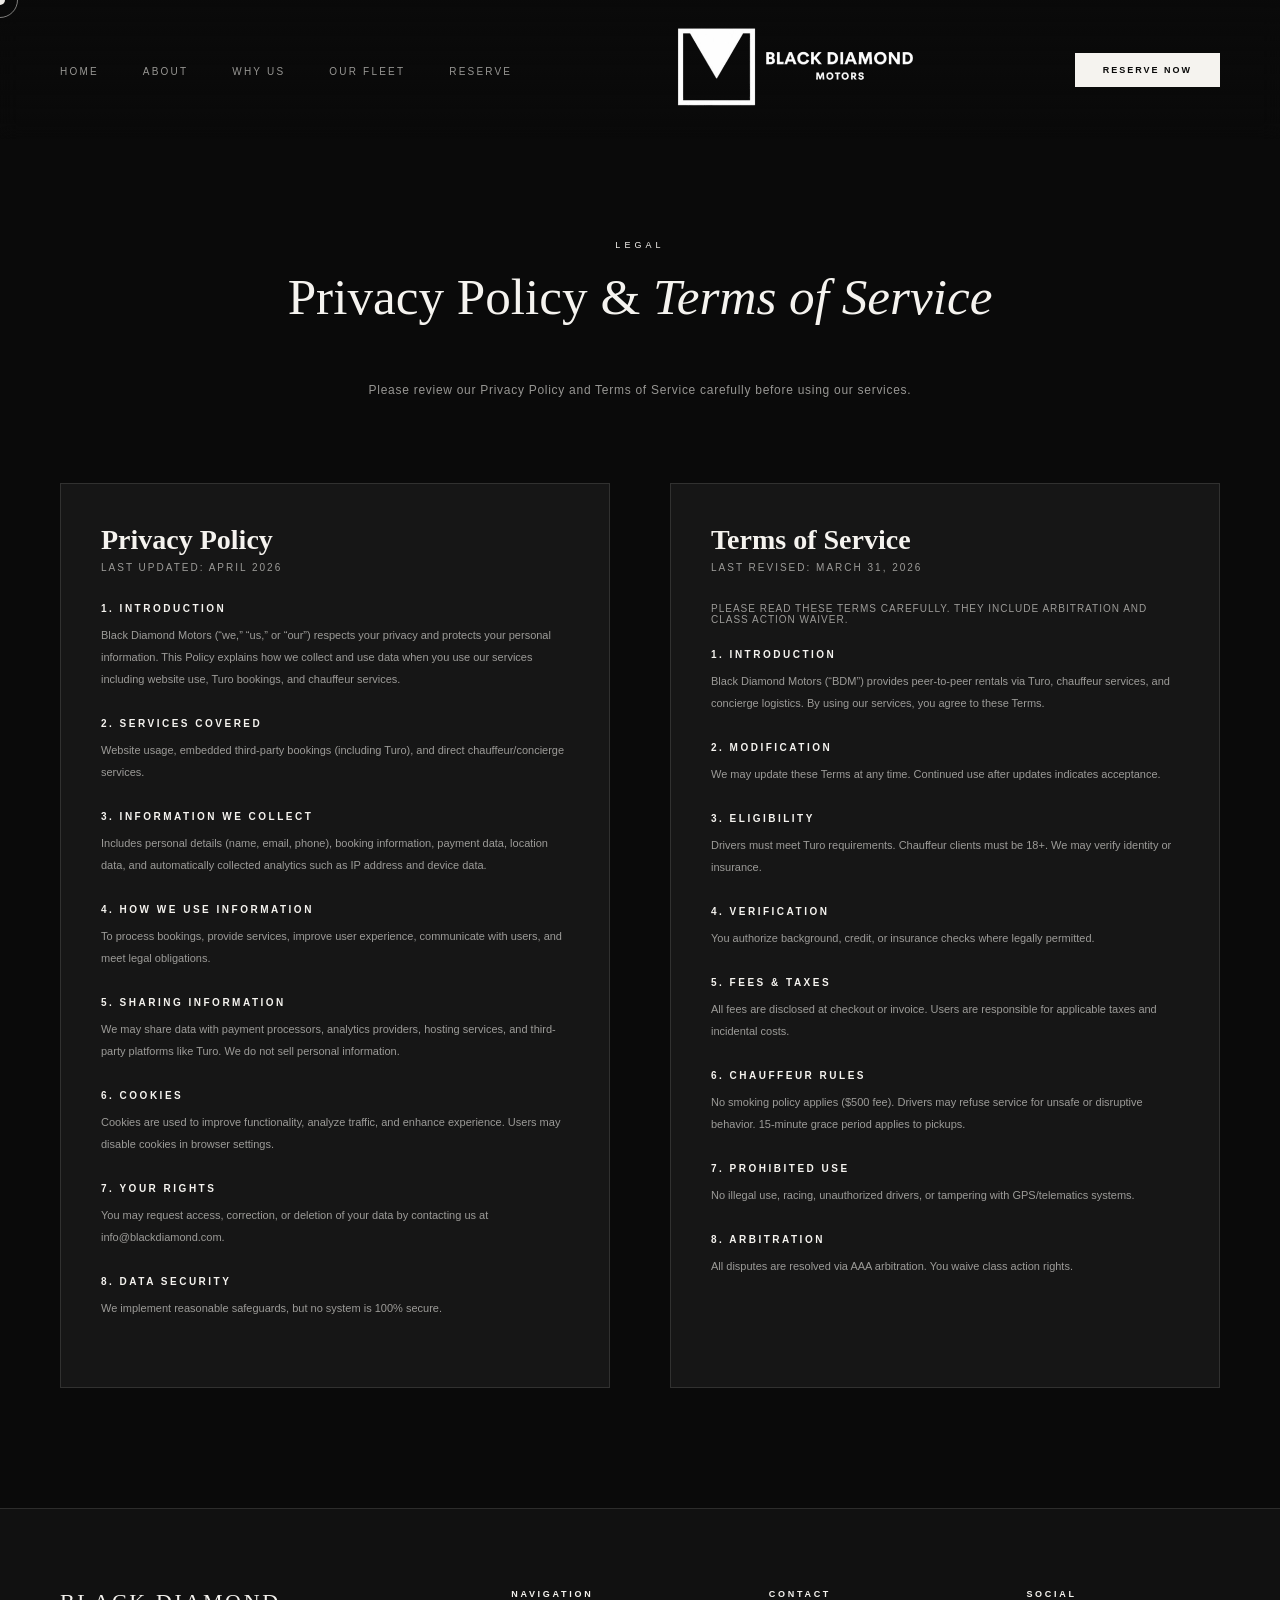
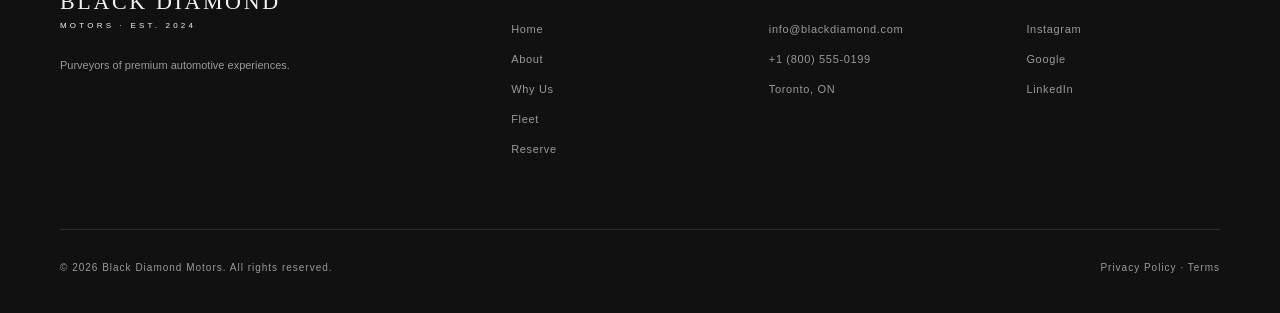
<file: legal.html>
<!DOCTYPE html>
<html lang="en">
<head>
  <meta charset="UTF-8">
  <title>Legal | Black Diamond Motors</title>
  <link rel="stylesheet" href="styles.css">
</head>

<nav id="navbar">
  <ul class="nav-links">
    <li><a href="home.html">Home</a></li>
    <li><a href="about.html">About</a></li>
    <li><a href="why.html">Why Us</a></li>
    <li><a href="fleet.html">Our Fleet</a></li>
    <li><a href="book.html">Reserve</a></li>
  </ul>

  <div style="display:flex; justify-content:center;">
    <a href="home.html">
      <img src="bdmlogo2.png" style="width:250px; height:auto;">
    </a>
  </div>

  <a href="book.html" class="nav-book-btn">Reserve Now</a>
</nav>

<div class="cursor" id="cursor"></div>
<div class="cursor-ring" id="cursorRing"></div>

<div style="padding-top:120px;"></div>

<div class="page-content">
<!-- ════════ LEGAL CONTAINER ════════ -->
<section style="background:var(--black);">
  <div style="max-width:1200px;margin:0 auto;">

    <div style="text-align:center;margin-bottom:80px;">
      <p class="s-eye">Legal</p>
      <h2 class="s-title">Privacy Policy & <em>Terms of Service</em></h2>
      <div class="divider" style="margin:24px auto;"></div>
      <p class="s-body" style="margin:0 auto;text-align:center;">
        Please review our Privacy Policy and Terms of Service carefully before using our services.
      </p>
    </div>

    <!-- ════════ 2 COLUMN GRID ════════ -->
    <div class="legal-grid">

      <!-- ════════ PRIVACY POLICY ════════ -->
      <div class="legal-card">

        <h3 class="legal-title">Privacy Policy</h3>
        <p class="legal-date">Last Updated: April 2026</p>

        <div class="legal-block">
          <h4>1. Introduction</h4>
          <p>Black Diamond Motors (“we,” “us,” or “our”) respects your privacy and protects your personal information. This Policy explains how we collect and use data when you use our services including website use, Turo bookings, and chauffeur services.</p>
        </div>

        <div class="legal-block">
          <h4>2. Services Covered</h4>
          <p>Website usage, embedded third-party bookings (including Turo), and direct chauffeur/concierge services.</p>
        </div>

        <div class="legal-block">
          <h4>3. Information We Collect</h4>
          <p>Includes personal details (name, email, phone), booking information, payment data, location data, and automatically collected analytics such as IP address and device data.</p>
        </div>

        <div class="legal-block">
          <h4>4. How We Use Information</h4>
          <p>To process bookings, provide services, improve user experience, communicate with users, and meet legal obligations.</p>
        </div>

        <div class="legal-block">
          <h4>5. Sharing Information</h4>
          <p>We may share data with payment processors, analytics providers, hosting services, and third-party platforms like Turo. We do not sell personal information.</p>
        </div>

        <div class="legal-block">
          <h4>6. Cookies</h4>
          <p>Cookies are used to improve functionality, analyze traffic, and enhance experience. Users may disable cookies in browser settings.</p>
        </div>

        <div class="legal-block">
          <h4>7. Your Rights</h4>
          <p>You may request access, correction, or deletion of your data by contacting us at info@blackdiamond.com.</p>
        </div>

        <div class="legal-block">
          <h4>8. Data Security</h4>
          <p>We implement reasonable safeguards, but no system is 100% secure.</p>
        </div>

      </div>

      <!-- ════════ TERMS OF SERVICE ════════ -->
      <div class="legal-card">

        <h3 class="legal-title">Terms of Service</h3>
        <p class="legal-date">Last Revised: March 31, 2026</p>

        <p style="font-size:10px;letter-spacing:0.1em;color:var(--white-dim);margin-bottom:24px;">
          PLEASE READ THESE TERMS CAREFULLY. THEY INCLUDE ARBITRATION AND CLASS ACTION WAIVER.
        </p>

        <div class="legal-block">
          <h4>1. Introduction</h4>
          <p>Black Diamond Motors (“BDM”) provides peer-to-peer rentals via Turo, chauffeur services, and concierge logistics. By using our services, you agree to these Terms.</p>
        </div>

        <div class="legal-block">
          <h4>2. Modification</h4>
          <p>We may update these Terms at any time. Continued use after updates indicates acceptance.</p>
        </div>

        <div class="legal-block">
          <h4>3. Eligibility</h4>
          <p>Drivers must meet Turo requirements. Chauffeur clients must be 18+. We may verify identity or insurance.</p>
        </div>

        <div class="legal-block">
          <h4>4. Verification</h4>
          <p>You authorize background, credit, or insurance checks where legally permitted.</p>
        </div>

        <div class="legal-block">
          <h4>5. Fees & Taxes</h4>
          <p>All fees are disclosed at checkout or invoice. Users are responsible for applicable taxes and incidental costs.</p>
        </div>

        <div class="legal-block">
          <h4>6. Chauffeur Rules</h4>
          <p>No smoking policy applies ($500 fee). Drivers may refuse service for unsafe or disruptive behavior. 15-minute grace period applies to pickups.</p>
        </div>

        <div class="legal-block">
          <h4>7. Prohibited Use</h4>
          <p>No illegal use, racing, unauthorized drivers, or tampering with GPS/telematics systems.</p>
        </div>

        <div class="legal-block">
          <h4>8. Arbitration</h4>
          <p>All disputes are resolved via AAA arbitration. You waive class action rights.</p>
        </div>

      </div>

    </div>
  </div>
</section>
</div>

<footer>
  <div class="footer-grid">
    <div class="footer-brand">
      <div class="bn">Black Diamond</div>
      <div class="bt">Motors · Est. 2024</div>
      <p>Purveyors of premium automotive experiences.</p>
    </div>

    <div class="footer-col">
      <h4>Navigation</h4>
      <ul>
        <li><a href="home.html">Home</a></li>
        <li><a href="about.html">About</a></li>
        <li><a href="why.html">Why Us</a></li>
        <li><a href="fleet.html">Fleet</a></li>
        <li><a href="book.html">Reserve</a></li>
      </ul>
    </div>

    <div class="footer-col">
      <h4>Contact</h4>
      <ul>
        <li><a href="#">info@blackdiamond.com</a></li>
        <li><a href="#">+1 (800) 555-0199</a></li>
        <li><a href="#">Toronto, ON</a></li>
      </ul>
    </div>

    <div class="footer-col">
      <h4>Social</h4>
      <ul>
        <li><a href="#">Instagram</a></li>
        <li><a href="#">Google</a></li>
        <li><a href="#">LinkedIn</a></li>
      </ul>
    </div>
  </div>

  <div class="footer-bottom">
    <p>© 2026 Black Diamond Motors. All rights reserved.</p>
    <p>Privacy Policy · Terms</p>
  </div>
</footer>

<style>
/* ───── LEGAL LAYOUT ───── */
.legal-grid{
  display:grid;
  grid-template-columns:1fr 1fr;
  gap:60px;
}

.legal-card{
  background:var(--deep);
  border:1px solid var(--border);
  padding:40px;
}

.legal-title{
  font-family:'Cormorant Garamond',serif;
  font-size:28px;
  color:var(--white);
  margin-bottom:6px;
}

.legal-date{
  font-size:10px;
  letter-spacing:0.2em;
  text-transform:uppercase;
  color:var(--white-dim);
  margin-bottom:30px;
}

.legal-block{
  margin-bottom:28px;
}

.legal-block h4{
  font-size:10px;
  letter-spacing:0.25em;
  text-transform:uppercase;
  color:var(--gold);
  margin-bottom:10px;
}

.legal-block p{
  font-size:11px;
  line-height:2;
  color:var(--white-dim);
}

/* ───── MOBILE ───── */
@media (max-width: 900px){
  .legal-grid{
    grid-template-columns:1fr;
  }
}
</style>

<script>
  // Cursor
  const cursor = document.getElementById('cursor');
  const ring = document.getElementById('cursorRing');
  let mx = 0, my = 0, rx = 0, ry = 0;

  document.addEventListener('mousemove', e => {
    mx = e.clientX; my = e.clientY;
    cursor.style.left = mx + 'px';
    cursor.style.top = my + 'px';
  });

  (function animRing() {
    rx += (mx - rx) * 0.12;
    ry += (my - ry) * 0.12;
    ring.style.left = rx + 'px';
    ring.style.top = ry + 'px';
    requestAnimationFrame(animRing);
  })();

  document.addEventListener('mouseover', e => {
    if (e.target.closest('a,button,[onclick]')) {
      ring.style.width = '56px';
      ring.style.height = '56px';
      ring.style.borderColor = 'rgba(201,168,76,0.6)';
    } else {
      ring.style.width = '36px';
      ring.style.height = '36px';
      ring.style.borderColor = 'rgba(245,243,239,0.5)';
    }
  });

  window.addEventListener('scroll', () =>
    document.getElementById('navbar').classList.toggle('scrolled', window.scrollY > 30)
  );

let lastScroll = 0;
const navbar = document.getElementById('navbar');

window.addEventListener('scroll', () => {
  const currentScroll = window.scrollY;

  if (currentScroll > lastScroll && currentScroll > 80) {
    // Scrolling DOWN → hide
    navbar.classList.add('hide');
  } else {
    // Scrolling UP → show
    navbar.classList.remove('hide');
  }

  lastScroll = currentScroll;
});
</script>

</html>
</file>
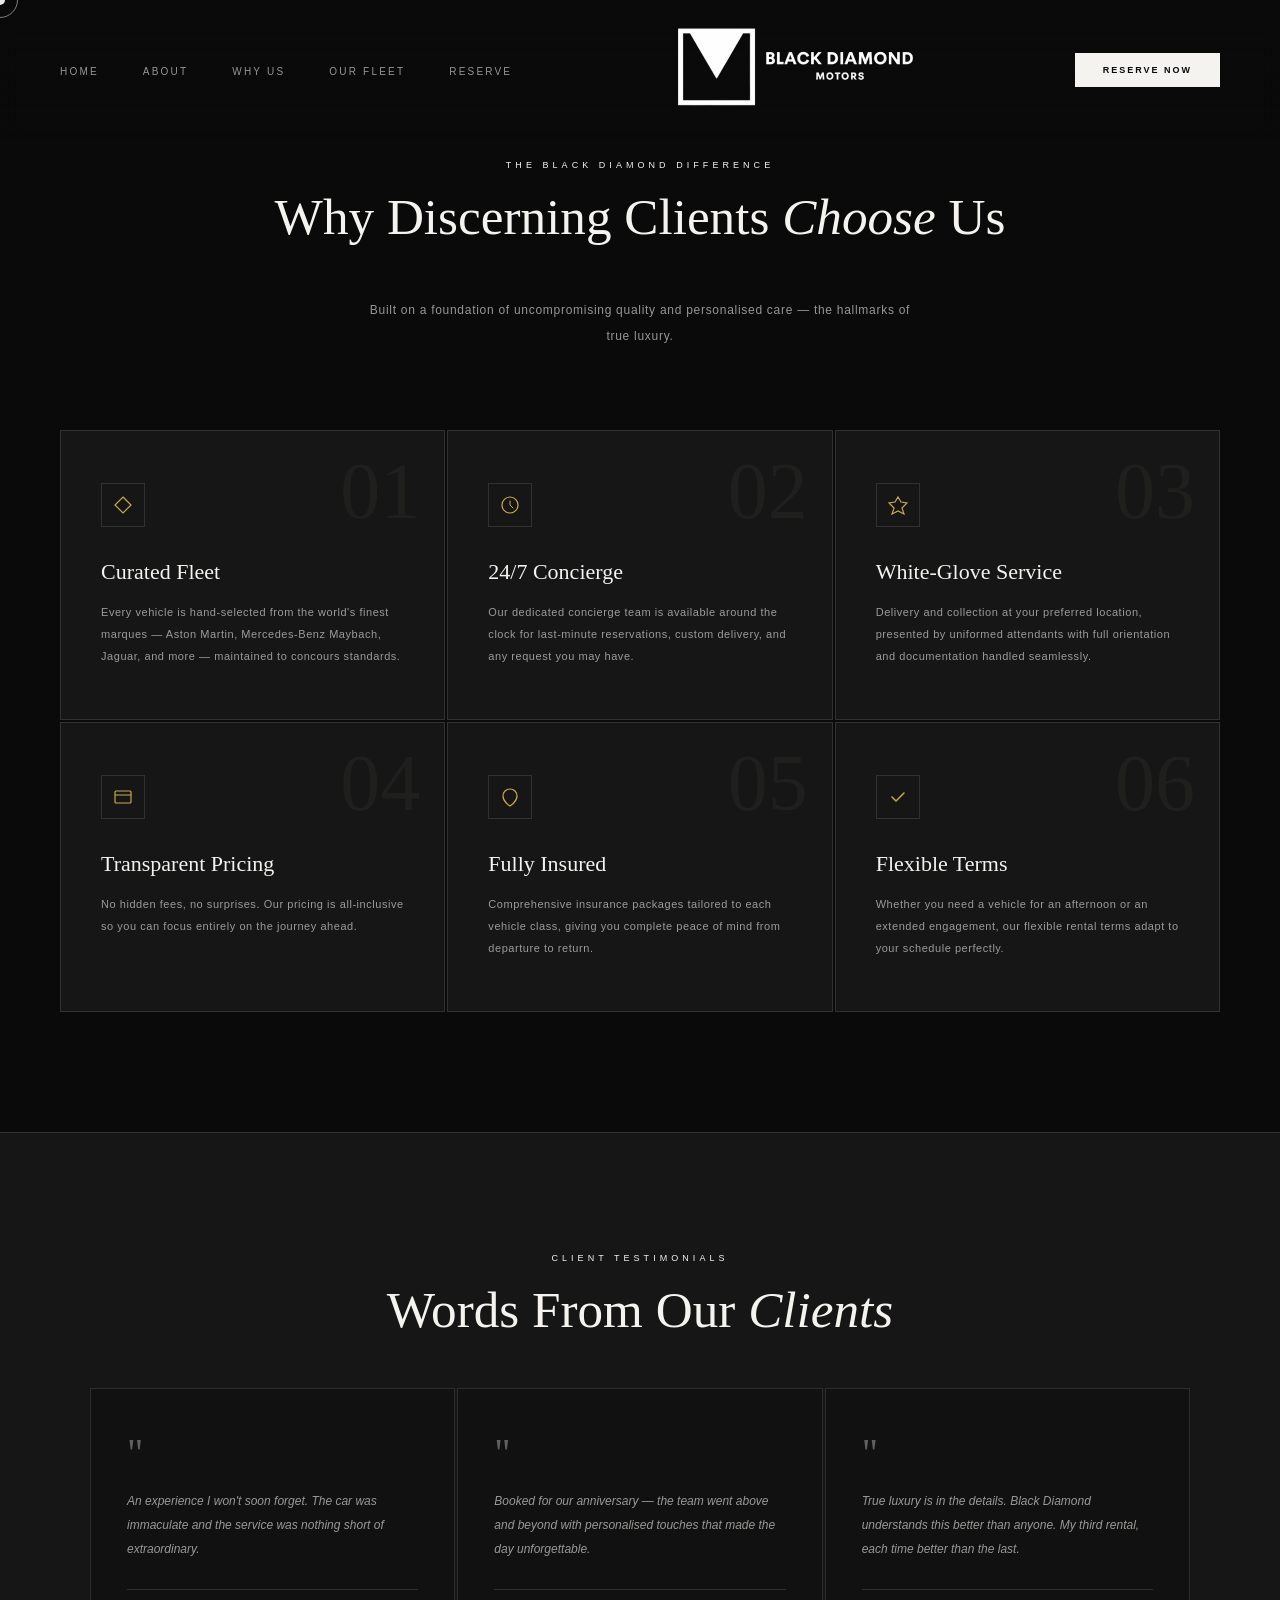
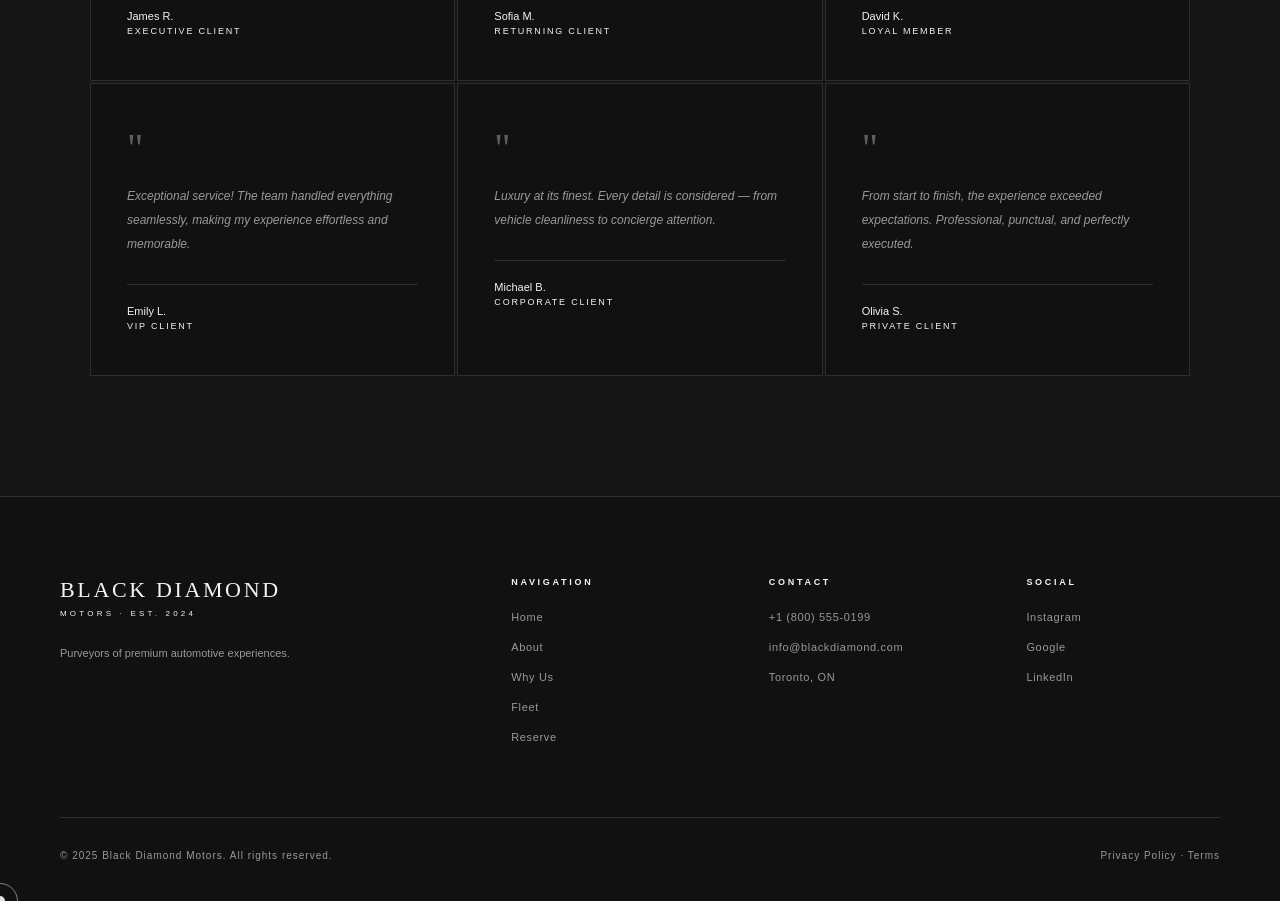
<file: why.html>
<!DOCTYPE html>
<html lang="en">
<head>
  <meta charset="UTF-8">
  <title>Why Us? | Black Diamond Motors</title>
  <link rel="stylesheet" href="styles.css">
</head>

<nav id="navbar">
  <ul class="nav-links">
    <li><a href="home.html">Home</a></li>
    <li><a href="about.html">About</a></li>
    <li><a href="why.html">Why Us</a></li>
    <li><a href="fleet.html">Our Fleet</a></li>
    <li><a href="book.html">Reserve</a></li>
  </ul>

  <div style="display:flex; justify-content:center;">
    <a href="home.html">
      <img src="bdmlogo2.png" style="width:250px; height:auto;">
    </a>
  </div>

  <a href="book.html" class="nav-book-btn">Reserve Now</a>
</nav>

<div class="cursor" id="cursor"></div>
<div class="cursor-ring" id="cursorRing"></div>
<script src="cursor.js"></script>
<script>
let lastScroll = 0;
const navbar = document.getElementById('navbar');

window.addEventListener('scroll', () => {
  const currentScroll = window.scrollY;

  if (currentScroll > lastScroll && currentScroll > 80) {
    // Scrolling DOWN → hide
    navbar.classList.add('hide');
  } else {
    // Scrolling UP → show
    navbar.classList.remove('hide');
  }

  lastScroll = currentScroll;
});
</script>

<div class="page-content">

<!-- ════════ WHY US ════════ -->
  <div style="padding-top:100px;"></div>
  <section style="background:var(--black);padding-top:60px;">
    <div style="max-width:1200px;margin:0 auto;">
      <div style="text-align:center;margin-bottom:80px;">
        <p class="s-eye">The Black Diamond Difference</p>
        <h2 class="s-title">Why Discerning Clients <em>Choose</em> Us</h2>
        <div class="divider" style="margin:24px auto;"></div>
        <p class="s-body" style="margin:0 auto;text-align:center;">Built on a foundation of uncompromising quality and personalised care — the hallmarks of true luxury.</p>
      </div>
      <div style="display:grid;grid-template-columns:repeat(3,1fr);gap:2px;" class="why-grid">
        <div class="why-card"><div class="why-num">01</div><div class="why-icon"><svg width="20" height="20" viewBox="0 0 20 20" fill="none"><polygon points="10,2 18,10 10,18 2,10" fill="none" stroke="#c9a84c" stroke-width="1.2"/></svg></div><h3 class="why-card-title">Curated Fleet</h3><p class="why-card-body">Every vehicle is hand-selected from the world's finest marques — Aston Martin, Mercedes-Benz Maybach, Jaguar, and more — maintained to concours standards.</p></div>
        <div class="why-card"><div class="why-num">02</div><div class="why-icon"><svg width="20" height="20" viewBox="0 0 20 20" fill="none"><circle cx="10" cy="10" r="8" fill="none" stroke="#c9a84c" stroke-width="1.2"/><path d="M10,6 L10,10 L13,13" stroke="#c9a84c" stroke-width="1" stroke-linecap="round"/></svg></div><h3 class="why-card-title">24/7 Concierge</h3><p class="why-card-body">Our dedicated concierge team is available around the clock for last-minute reservations, custom delivery, and any request you may have.</p></div>
        <div class="why-card"><div class="why-num">03</div><div class="why-icon"><svg width="20" height="20" viewBox="0 0 20 20" fill="none"><path d="M10,2 L13,7 L19,8 L14,13 L16,19 L10,16 L4,19 L6,13 L1,8 L7,7 Z" fill="none" stroke="#c9a84c" stroke-width="1.2"/></svg></div><h3 class="why-card-title">White-Glove Service</h3><p class="why-card-body">Delivery and collection at your preferred location, presented by uniformed attendants with full orientation and documentation handled seamlessly.</p></div>
        <div class="why-card"><div class="why-num">04</div><div class="why-icon"><svg width="20" height="20" viewBox="0 0 20 20" fill="none"><rect x="2" y="4" width="16" height="12" rx="1" fill="none" stroke="#c9a84c" stroke-width="1.2"/><path d="M2,8 L18,8" stroke="#c9a84c" stroke-width="1"/></svg></div><h3 class="why-card-title">Transparent Pricing</h3><p class="why-card-body">No hidden fees, no surprises. Our pricing is all-inclusive so you can focus entirely on the journey ahead.</p></div>
        <div class="why-card"><div class="why-num">05</div><div class="why-icon"><svg width="20" height="20" viewBox="0 0 20 20" fill="none"><path d="M10,2 C6,2 3,5 3,9 C3,15 10,19 10,19 C10,19 17,15 17,9 C17,5 14,2 10,2 Z" fill="none" stroke="#c9a84c" stroke-width="1.2"/></svg></div><h3 class="why-card-title">Fully Insured</h3><p class="why-card-body">Comprehensive insurance packages tailored to each vehicle class, giving you complete peace of mind from departure to return.</p></div>
        <div class="why-card"><div class="why-num">06</div><div class="why-icon"><svg width="20" height="20" viewBox="0 0 20 20" fill="none"><path d="M4,10 L8,14 L16,6" stroke="#c9a84c" stroke-width="1.5" stroke-linecap="round" stroke-linejoin="round"/></svg></div><h3 class="why-card-title">Flexible Terms</h3><p class="why-card-body">Whether you need a vehicle for an afternoon or an extended engagement, our flexible rental terms adapt to your schedule perfectly.</p></div>
      </div>
    </div>
  </section>
<!-- testimonials -->
<section style="background:var(--deep);border-top:1px solid var(--border);">
  <div style="max-width:1100px;margin:0 auto;text-align:center;">
    <p class="s-eye">Client Testimonials</p>
    <h2 class="s-title">Words From Our <em>Clients</em></h2>
    <div style="display:grid;grid-template-columns:repeat(3,1fr);gap:2px;margin-top:52px;">
      
      <!-- Testimonial 1 -->
      <div style="background:var(--off-black);border:1px solid var(--border);padding:44px 36px;text-align:left;">
        <p style="font-family:'Cormorant Garamond',serif;font-size:40px;color:var(--gold);opacity:0.35;line-height:1;margin-bottom:16px;">"</p>
        <p style="font-size:12px;line-height:2;color:var(--white-dim);margin-bottom:28px;font-style:italic;">An experience I won't soon forget. The car was immaculate and the service was nothing short of extraordinary.</p>
        <div style="border-top:1px solid var(--border);padding-top:20px;">
          <p style="font-size:11px;color:var(--white);">James R.</p>
          <p style="font-size:9px;letter-spacing:0.2em;text-transform:uppercase;color:var(--gold);margin-top:4px;">Executive Client</p>
        </div>
      </div>

      <!-- Testimonial 2 -->
      <div style="background:var(--off-black);border:1px solid var(--border);padding:44px 36px;text-align:left;">
        <p style="font-family:'Cormorant Garamond',serif;font-size:40px;color:var(--gold);opacity:0.35;line-height:1;margin-bottom:16px;">"</p>
        <p style="font-size:12px;line-height:2;color:var(--white-dim);margin-bottom:28px;font-style:italic;">Booked for our anniversary — the team went above and beyond with personalised touches that made the day unforgettable.</p>
        <div style="border-top:1px solid var(--border);padding-top:20px;">
          <p style="font-size:11px;color:var(--white);">Sofia M.</p>
          <p style="font-size:9px;letter-spacing:0.2em;text-transform:uppercase;color:var(--gold);margin-top:4px;">Returning Client</p>
        </div>
      </div>

      <!-- Testimonial 3 -->
      <div style="background:var(--off-black);border:1px solid var(--border);padding:44px 36px;text-align:left;">
        <p style="font-family:'Cormorant Garamond',serif;font-size:40px;color:var(--gold);opacity:0.35;line-height:1;margin-bottom:16px;">"</p>
        <p style="font-size:12px;line-height:2;color:var(--white-dim);margin-bottom:28px;font-style:italic;">True luxury is in the details. Black Diamond understands this better than anyone. My third rental, each time better than the last.</p>
        <div style="border-top:1px solid var(--border);padding-top:20px;">
          <p style="font-size:11px;color:var(--white);">David K.</p>
          <p style="font-size:9px;letter-spacing:0.2em;text-transform:uppercase;color:var(--gold);margin-top:4px;">Loyal Member</p>
        </div>
      </div>

      <!-- Testimonial 4 -->
      <div style="background:var(--off-black);border:1px solid var(--border);padding:44px 36px;text-align:left;">
        <p style="font-family:'Cormorant Garamond',serif;font-size:40px;color:var(--gold);opacity:0.35;line-height:1;margin-bottom:16px;">"</p>
        <p style="font-size:12px;line-height:2;color:var(--white-dim);margin-bottom:28px;font-style:italic;">Exceptional service! The team handled everything seamlessly, making my experience effortless and memorable.</p>
        <div style="border-top:1px solid var(--border);padding-top:20px;">
          <p style="font-size:11px;color:var(--white);">Emily L.</p>
          <p style="font-size:9px;letter-spacing:0.2em;text-transform:uppercase;color:var(--gold);margin-top:4px;">VIP Client</p>
        </div>
      </div>

      <!-- Testimonial 5 -->
      <div style="background:var(--off-black);border:1px solid var(--border);padding:44px 36px;text-align:left;">
        <p style="font-family:'Cormorant Garamond',serif;font-size:40px;color:var(--gold);opacity:0.35;line-height:1;margin-bottom:16px;">"</p>
        <p style="font-size:12px;line-height:2;color:var(--white-dim);margin-bottom:28px;font-style:italic;">Luxury at its finest. Every detail is considered — from vehicle cleanliness to concierge attention.</p>
        <div style="border-top:1px solid var(--border);padding-top:20px;">
          <p style="font-size:11px;color:var(--white);">Michael B.</p>
          <p style="font-size:9px;letter-spacing:0.2em;text-transform:uppercase;color:var(--gold);margin-top:4px;">Corporate Client</p>
        </div>
      </div>

      <!-- Testimonial 6 -->
      <div style="background:var(--off-black);border:1px solid var(--border);padding:44px 36px;text-align:left;">
        <p style="font-family:'Cormorant Garamond',serif;font-size:40px;color:var(--gold);opacity:0.35;line-height:1;margin-bottom:16px;">"</p>
        <p style="font-size:12px;line-height:2;color:var(--white-dim);margin-bottom:28px;font-style:italic;">From start to finish, the experience exceeded expectations. Professional, punctual, and perfectly executed.</p>
        <div style="border-top:1px solid var(--border);padding-top:20px;">
          <p style="font-size:11px;color:var(--white);">Olivia S.</p>
          <p style="font-size:9px;letter-spacing:0.2em;text-transform:uppercase;color:var(--gold);margin-top:4px;">Private Client</p>
        </div>
      </div>

    </div>
  </div>
</section>
<footer>
  <div class="footer-grid">

    <div class="footer-brand">
      <div class="bn">Black Diamond</div>
      <div class="bt">Motors · Est. 2024</div>
      <p>Purveyors of premium automotive experiences.</p>
    </div>

    <div class="footer-col">
      <h4>Navigation</h4>
      <ul>
        <li><a href="#" onclick="showPage('home');return false;">Home</a></li>
        <li><a href="#" onclick="showPage('about');return false;">About</a></li>
        <li><a href="#" onclick="showPage('why');return false;">Why Us</a></li>
        <li><a href="#" onclick="showPage('fleet');return false;">Fleet</a></li>
        <li><a href="#" onclick="showPage('book');return false;">Reserve</a></li>
      </ul>
    </div>

    <div class="footer-col">
      <h4>Contact</h4>
      <ul>
        <li><a href="#">+1 (800) 555-0199</a></li>
        <li><a href="#">info@blackdiamond.com</a></li>
        <li><a href="#">Toronto, ON</a></li>
      </ul>
    </div>

    <div class="footer-col">
      <h4>Social</h4>
      <ul>
        <li><a href="https://www.instagram.com/blackdiamond_motors" target="_blank">Instagram</a></li>
        <li><a href="https://maps.app.goo.gl/7u6bRW8B27H5PHMn7" target="_blank">Google</a></li>
        <li><a href="#">LinkedIn</a></li>
      </ul>
    </div>

  </div>

  <div class="footer-bottom">
    <p>© 2025 Black Diamond Motors. All rights reserved.</p>
<p>
  <a href="legal.html" style="color: inherit; font-family: inherit; text-decoration: none;">
    Privacy Policy · Terms
  </a>
</p>
  </div>
</footer>
</div>
</div>
</div>

<style>
:root {
  --black: #0a0a0a;
  --off-black: #111111;
  --deep: #161616;
  --white: #f5f3ef;
  --white-dim: rgba(245,243,239,0.6);
  --white-ghost: rgba(255, 255, 255, 0.08);
  --accent: rgba(255,255,255,0.9);
  --accent-dim: rgba(255,255,255,0.18);
  --border: rgba(245,243,239,0.12);
}

  *, *::before, *::after { box-sizing: border-box; margin: 0; padding: 0; }
  html { scroll-behavior: smooth; }
  body { background: var(--black); color: var(--white); font-family: 'Montserrat', sans-serif; font-weight: 300; overflow-x: hidden; cursor: none; }

  .cursor { position: fixed; width: 10px; height: 10px; background: var(--white); border-radius: 50%; pointer-events: none; z-index: 9999; transform: translate(-50%,-50%); mix-blend-mode: difference; }
  .cursor-ring { position: fixed; width: 36px; height: 36px; border: 1px solid rgba(245,243,239,0.5); border-radius: 50%; pointer-events: none; z-index: 9998; transform: translate(-50%,-50%); transition: width 0.3s, height 0.3s, border-color 0.3s; }

  nav { position: fixed; top: 0; left: 0; right: 0; z-index: 100; display: flex; align-items: center; justify-content: space-between; padding: 28px 60px; background: linear-gradient(180deg,rgba(10,10,10,0.95) 0%,transparent 100%); transition: border-color 0.4s, background 0.4s, padding 0.4s; border-bottom: 1px solid transparent; }
  nav.scrolled { padding: 18px 60px; border-bottom-color: var(--border); background: rgba(10,10,10,0.97); backdrop-filter: blur(20px); }
  .nav-links { display: flex; gap: 44px; list-style: none; }
  .nav-links a { font-size: 10px; font-weight: 500; letter-spacing: 0.22em; text-transform: uppercase; color: var(--white-dim); text-decoration: none; transition: color 0.3s; position: relative; cursor: none; }
  .nav-links a::after { content: ''; position: absolute; bottom: -4px; left: 0; width: 0; height: 1px; background: var(--accent); transition: width 0.3s; }
  .nav-links a:hover { color: var(--white); }
  .nav-links a:hover::after { width: 100%; }

  .logo-mark { display: flex; align-items: center; gap: 14px; text-decoration: none; cursor: none; }
  .logo-diamond { width: 38px; height: 38px; }
  .logo-text { display: flex; flex-direction: column; line-height: 1; }
  .logo-text .brand { font-family: 'Cormorant Garamond', serif; font-size: 18px; font-weight: 400; letter-spacing: 0.12em; text-transform: uppercase; color: var(--white); }
  .logo-text .sub { font-size: 7.5px; font-weight: 500; letter-spacing: 0.35em; text-transform: uppercase; color: var(--gold); margin-top: 3px; }
  .nav-book-btn { font-size: 9px; font-weight: 600; letter-spacing: 0.22em; text-transform: uppercase; color: var(--black); background: var(--white); border: none; padding: 12px 28px; cursor: none; transition: background 0.3s; text-decoration: none; display: inline-block; }
  .nav-book-btn:hover { background: var(--gold); }
  @keyframes pageFade { from { opacity: 0; transform: translateY(20px); } to { opacity: 1; transform: none; } }

  /* HOME HERO */
  #heroSection { position: relative; height: 100vh; display: flex; align-items: flex-end; overflow: hidden; background: linear-gradient(135deg,#0a0a0a 0%,#1a1a1a 40%,#0f0f0f 100%); }
  .hero-pattern { position: absolute; inset: 0; background-image: repeating-linear-gradient(45deg,rgba(201,168,76,0.03) 0px,rgba(201,168,76,0.03) 1px,transparent 1px,transparent 60px), repeating-linear-gradient(-45deg,rgba(201,168,76,0.03) 0px,rgba(201,168,76,0.03) 1px,transparent 1px,transparent 60px); }
  .hero-diamond-bg { position: absolute; right: -5vw; top: 50%; transform: translateY(-50%); width: 55vw; height: 55vw; opacity: 0.06; animation: spin 60s linear infinite; }
  @keyframes spin { to { transform: translateY(-50%) rotate(360deg); } }
  .hero-vert { position: absolute; left: 60px; top: 50%; font-size: 9px; font-weight: 500; letter-spacing: 0.4em; text-transform: uppercase; color: var(--gold); white-space: nowrap; transform: translateY(-50%) rotate(-90deg) translateX(-50%); transform-origin: center center; }
  .hero-car-area { position: absolute; right: 8%; bottom: 0; width: 55%; height: 70%; z-index: 2; overflow: visible;}
  .hero-image {width: 100%;max-width: 60000px;height: auto;}
  .hero-car-gradient { position: absolute; top: 0; left: 0; width: 200%; height: 100%; background: linear-gradient(90deg, var(--black) 0%, transparent 60%),linear-gradient(0deg, var(--black) 0%, transparent 30%); z-index: 2; pointer-events: none;}
  .hero-content { position: relative; z-index: 2; padding: 0 60px 80px 140px; max-width: 800px; animation: reveal 1.4s cubic-bezier(0.16,1,0.3,1) both; }
  .hero-eyebrow { font-size: 9px; font-weight: 500; letter-spacing: 0.4em; text-transform: uppercase; color: var(--accent); margin-bottom: 24px; animation: reveal 1.4s 0.2s both; }
  .hero-title { font-family: 'Cormorant Garamond', serif; font-size: clamp(56px,7vw,100px); font-weight: 300; line-height: 0.95; color: var(--white); margin-bottom: 32px; animation: reveal 1.4s 0.35s both; }
  .hero-title em { font-style: italic; color: var(--gold); }
  .hero-sub { font-size: 12px; font-weight: 300; letter-spacing: 0.12em; line-height: 2; color: var(--white-dim); max-width: 420px; margin-bottom: 52px; animation: reveal 1.4s 0.5s both; }
  .hero-ctas { display: flex; gap: 20px; align-items: center; animation: reveal 1.4s 0.65s both; }
  @keyframes reveal { from { opacity: 0; transform: translateY(60px); } to { opacity: 1; transform: none; } }
  .scroll-ind { position: absolute; bottom: 36px; right: 60px; display: flex; align-items: center; gap: 16px; font-size: 8px; letter-spacing: 0.3em; text-transform: uppercase; color: var(--white-dim); animation: reveal 1.4s 0.9s both; }
  .scroll-line { width: 60px; height: 1px; background: var(--border); position: relative; overflow: hidden; }
  .scroll-line::after { content: ''; position: absolute; top: 0; left: -100%; width: 100%; height: 100%; background: var(--gold); animation: pulse 2s ease-in-out infinite; }
  @keyframes pulse { 50% { left: 0; } 100% { left: 100%; } }


  /* BUTTONS */
  .btn-primary { font-size: 9px; font-weight: 600; letter-spacing: 0.25em; text-transform: uppercase; color: var(--black); background: var(--white); border: none; padding: 18px 44px; cursor: none; transition: background 0.35s, transform 0.2s; text-decoration: none; display: inline-block; }
  .btn-primary:hover { background: var(--white); color: var(--black);}
  .btn-ghost { font-size: 9px; font-weight: 500; letter-spacing: 0.25em; text-transform: uppercase; color: var(--white); background: transparent; border: 1px solid var(--border); padding: 18px 44px; cursor: none; transition: border-color 0.35s; text-decoration: none; display: inline-block; }
  .btn-ghost:hover { border-color: var(--white); }

  /* SECTIONS */
  section { padding: 120px 60px; }
  .s-eye { font-size: 9px; font-weight: 500; letter-spacing: 0.45em; text-transform: uppercase; color: var(--gold); margin-bottom: 20px; }
  .s-title { font-family: 'Cormorant Garamond', serif; font-size: clamp(38px,4vw,62px); font-weight: 300; line-height: 1.05; color: var(--white); margin-bottom: 28px; }
  .s-title em { font-style: italic; }
  .s-body { font-size: 12px; font-weight: 300; letter-spacing: 0.06em; line-height: 2.2; color: var(--white-dim); max-width: 560px; }
  .divider { width: 48px; height: 1px; background: var(--gold); margin: 28px 0; }

  /* STATS */
  .stat-block { background: var(--deep); border: 1px solid var(--border); padding: 32px 28px; transition: border-color 0.3s; }
  .stat-block:hover { border-color: var(--gold-dim); }
  .stat-num { font-family: 'Cormorant Garamond', serif; font-size: 48px; font-weight: 300; color: var(--white); line-height: 1; }
  .stat-label { font-size: 9px; letter-spacing: 0.3em; text-transform: uppercase; color: var(--gold); margin-top: 8px; }

  /* WHY CARDS */
  .why-card { background: var(--deep); border: 1px solid var(--border); padding: 52px 40px; position: relative; overflow: hidden; transition: border-color 0.4s, transform 0.4s; cursor: none; }
  .why-card::before { content: ''; position: absolute; inset: 0; background: linear-gradient(135deg,var(--gold-dim) 0%,transparent 60%); opacity: 0; transition: opacity 0.4s; }
  .why-card:hover { border-color: var(--accent); transform: translateY(-6px); }
  .why-card:hover::before { opacity: 1; }
  .why-num { font-family: 'Cormorant Garamond', serif; font-size: 80px; font-weight: 300; color: rgba(245,243,239,0.04); line-height: 1; position: absolute; top: 20px; right: 24px; }
  .why-icon { width: 44px; height: 44px; border: 1px solid var(--border); display: flex; align-items: center; justify-content: center; margin-bottom: 32px; transition: border-color 0.4s; }
  .why-card:hover .why-icon {border-color: var(--accent); }
  .why-card-title { font-family: 'Cormorant Garamond', serif; font-size: 22px; font-weight: 400; color: var(--white); margin-bottom: 16px; }
  .why-card-body { font-size: 11px; line-height: 2; letter-spacing: 0.05em; color: var(--white-dim); }

  /* FLEET */
  .fleet-card { background: var(--deep); border: 1px solid var(--border); overflow: hidden; transition: border-color 0.4s; cursor: none; }
  .fleet-card:hover { border-color: var(--gold-dim); }
  .fleet-visual { height: 200px; background: linear-gradient(135deg,#1c1c1c 0%,#0e0e0e 100%); display: flex; align-items: center; justify-content: center; position: relative; overflow: hidden; }
  .fleet-visual::before { content: ''; position: absolute; inset: 0; background: repeating-linear-gradient(45deg,rgba(201,168,76,0.03) 0,rgba(201,168,76,0.03) 1px,transparent 1px,transparent 30px); }
  .fleet-car-icon { opacity: 0.28; transition: opacity 0.4s; position: relative; z-index: 1; }
  .fleet-card:hover .fleet-car-icon { opacity: 0.5; }
  .fleet-badge { position: absolute; top: 16px; left: 16px; font-size: 8px; letter-spacing: 0.25em; text-transform: uppercase; color: var(--black); background: var(--gold); padding: 5px 12px; z-index: 2; }
  .fleet-info { padding: 28px 28px 32px; }
  .fleet-class { font-size: 8px; letter-spacing: 0.35em; text-transform: uppercase; color: var(--gold); margin-bottom: 8px; }
  .fleet-name { font-family: 'Cormorant Garamond', serif; font-size: 26px; font-weight: 400; color: var(--white); margin-bottom: 12px; }
  .fleet-desc { font-size: 11px; line-height: 1.9; color: var(--white-dim); margin-bottom: 24px; }
  .fleet-specs { display: flex; gap: 20px; padding-top: 20px; border-top: 1px solid var(--border); margin-bottom: 24px; }
  .fleet-spec { font-size: 9px; letter-spacing: 0.1em; color: var(--white-dim); }
  .fleet-spec strong { display: block; color: var(--white); font-size: 13px; font-weight: 400; margin-bottom: 2px; }
  .fleet-price { display: flex; align-items: baseline; gap: 6px; }
  .fleet-price .amount { font-family: 'Cormorant Garamond', serif; font-size: 32px; color: var(--white); }
  .fleet-price .period { font-size: 10px; letter-spacing: 0.15em; color: var(--white-dim); }
  .fleet-btn { margin-top: 20px; display: block; text-align: center; font-size: 9px; font-weight: 600; letter-spacing: 0.22em; text-transform: uppercase; color: var(--white); background: transparent; border: 1px solid var(--border); padding: 14px; text-decoration: none; transition: background 0.3s, border-color 0.3s, color 0.3s; cursor: none; }
  .fleet-btn:hover { background: var(--white); color: var(--black); border-color: var(--white); }

  /* FORM */
  .form-field { background: var(--off-black); border: 1px solid var(--border); transition: border-color 0.3s; }
  .form-field:focus-within { border-color: var(--gold); }
  .form-field label { display: block; font-size: 8px; letter-spacing: 0.3em; text-transform: uppercase; color: var(--white); padding: 18px 24px 0; }
  .form-field input, .form-field select { display: block; width: 100%; background: transparent; border: none; outline: none; font-family: 'Montserrat', sans-serif; font-size: 13px; font-weight: 300; color: var(--white); padding: 8px 24px 18px; cursor: none; }
  .form-field select option { background: var(--deep); }
  .btn-submit { font-size: 9px; font-weight: 600; letter-spacing: 0.25em; text-transform: uppercase; color: var(--black); background: var(--white); border: none; padding: 20px 52px; cursor: none; white-space: nowrap; transition: background 0.3s, transform 0.2s; }
  .btn-submit:hover { background: var(--white); transform: translateY(-2px); }

  /* FOOTER */
  footer { background: var(--off-black); border-top: 1px solid var(--border); padding: 80px 60px 40px; }
  .footer-grid { display: grid; grid-template-columns: 2fr 1fr 1fr 1fr; gap: 64px; max-width: 1200px; margin: 0 auto 60px; }
  .footer-brand .bn { font-family: 'Cormorant Garamond', serif; font-size: 22px; color: var(--white); letter-spacing: 0.12em; text-transform: uppercase; margin-bottom: 6px; }
  .footer-brand .bt { font-size: 8px; letter-spacing: 0.4em; text-transform: uppercase; color: var(--gold); margin-bottom: 24px; }
  .footer-brand p { font-size: 11px; line-height: 2; color: var(--white-dim); }
  .footer-col h4 { font-size: 9px; letter-spacing: 0.3em; text-transform: uppercase; color: var(--white); margin-bottom: 20px; }
  .footer-col ul { list-style: none; }
  .footer-col ul li { margin-bottom: 12px; }
  .footer-col ul li a { font-size: 11px; letter-spacing: 0.06em; color: var(--white-dim); text-decoration: none; transition: color 0.3s; cursor: none; }
  .footer-col ul li a:hover { color: var(--white); }
  .footer-bottom { max-width: 1200px; margin: 0 auto; padding-top: 32px; border-top: 1px solid var(--border); display: flex; justify-content: space-between; align-items: center; }
  .footer-bottom p { font-size: 10px; letter-spacing: 0.1em; color: var(--white-dim); }

  .reveal { opacity: 0; transform: translateY(40px); transition: opacity 0.8s, transform 0.8s; }
  .reveal.visible { opacity: 1; transform: none; }

  @media (max-width: 900px) {
    nav { padding: 22px 24px; }
    nav.scrolled { padding: 14px 24px; }
    .nav-links { display: none; }
    section { padding: 80px 24px; }
    .hero-content { padding: 0 24px 60px; }
    .hero-vert { display: none; }
    .about-grid, .why-grid, .fleet-grid, .footer-grid { grid-template-columns: 1fr; gap: 24px; }
    .form-grid { grid-template-columns: 1fr; }
    .book-form { padding: 32px 24px; }
    .form-submit { flex-direction: column; align-items: stretch; }
    .footer-bottom { flex-direction: column; gap: 12px; text-align: center; }
  }


  /* ── TABLET (max 1024px) ── */
@media (max-width: 1024px) {
  nav { padding: 20px 32px; }
  nav.scrolled { padding: 14px 32px; }

  .hero-content { padding: 0 32px 60px 80px; }
  .hero-car-area { width: 50%; right: 2%; }

  section { padding: 80px 32px; }

  .why-grid { grid-template-columns: repeat(2, 1fr) !important; }
  .fleet-grid { grid-template-columns: repeat(2, 1fr) !important; }
  .footer-grid { grid-template-columns: 1fr 1fr !important; gap: 40px; }
}

/* ── MOBILE (max 768px) ── */
@media (max-width: 768px) {

  /* --- NAV --- */
  nav { padding: 16px 20px; }
  nav.scrolled { padding: 12px 20px; }
  .nav-links { display: none; }
  .nav-book-btn { padding: 10px 18px; font-size: 8px; }

  /* --- HERO --- */
  #heroSection { align-items: flex-end; min-height: 100vh; }
  .hero-car-area {
    position: absolute;
    width: 100%;
    right: 0;
    bottom: 0;
    height: 50%;
    opacity: 0.35;
  }
  .hero-car-area img { object-fit: cover; width: 100%; height: 100%; }
  .hero-content {
    position: relative;
    z-index: 3;
    padding: 0 20px 60px 20px;
    max-width: 100%;
  }
  .hero-title { font-size: clamp(40px, 11vw, 64px); }
  .hero-sub { font-size: 11px; max-width: 100%; }
  .hero-ctas { flex-direction: column; align-items: flex-start; gap: 12px; }
  .btn-primary, .btn-ghost { padding: 16px 32px; width: 100%; text-align: center; }
  .hero-vert { display: none; }
  .scroll-ind { display: none; }

  /* --- SECTIONS --- */
  section { padding: 60px 20px; }
  .s-title { font-size: clamp(28px, 8vw, 44px); }

  /* --- ABOUT GRID --- */
  .about-grid { grid-template-columns: 1fr !important; gap: 40px !important; }

  /* --- STATS --- */
  .stat-block { padding: 20px 16px; }
  .stat-num { font-size: 36px; }

  /* --- WHY CARDS --- */
  .why-grid { grid-template-columns: 1fr !important; }
  .why-card { padding: 36px 28px; }

  /* --- FLEET --- */
  .fleet-grid { grid-template-columns: 1fr !important; }
  .fleet-visual { height: 180px; }
  .fleet-visual img { object-fit: cover; height: 180px; }

  /* --- TESTIMONIALS --- */
  div[style*="repeat(3,1fr)"] { grid-template-columns: 1fr !important; }

  /* --- VALUES --- */
  div[style*="repeat(3,1fr)"] { grid-template-columns: 1fr !important; }

  /* --- HOME FLEET TEASER --- */
  div[style*="repeat(3,1fr)"] { grid-template-columns: 1fr !important; }

  /* --- STRIP BAR --- */
  div[style*="gap:60px;overflow:hidden"] {
    gap: 24px;
    flex-wrap: wrap;
    padding: 20px;
  }

  /* --- QUOTE SECTION --- */
  div[style*="padding:80px 60px;text-align:center"] { padding: 48px 20px !important; }

  /* --- BOOK PAGE --- */
  #book section { padding: 60px 20px; }
  #book a[href*="turo"] { font-size: 15px; padding: 14px 24px; }

  /* --- CONTACT STRIP --- */
  div[style*="repeat(3,1fr)"][style*="border-left"] {
    grid-template-columns: 1fr !important;
  }

  /* --- FOOTER --- */
  .footer-grid { grid-template-columns: 1fr !important; gap: 32px !important; }
  footer { padding: 48px 20px 28px; }
  .footer-bottom { flex-direction: column; gap: 10px; text-align: center; }
}

/* ── SMALL MOBILE (max 400px) ── */
@media (max-width: 400px) {
  .hero-title { font-size: 36px; }
  .logo-text .brand { font-size: 14px; }
  nav img[src="bdmlogo2.png"] { width: 160px !important; }
  .fleet-name { font-size: 20px; }
}

.btn-wrapper {
  display: inline-block;
  padding: 6px;
  border: 1px solid rgba(255,255,255,0.6);
}

.btn-primary {
  background-color: #ffffff;
  color: #000000;
  padding: 16px 36px;
  letter-spacing: 0.1em;
}
</style>



<script>
  // Cursor
  const cursor = document.getElementById('cursor');
  const ring = document.getElementById('cursorRing');
  let mx = 0, my = 0, rx = 0, ry = 0;
  document.addEventListener('mousemove', e => {
    mx = e.clientX; my = e.clientY;
    cursor.style.left = mx + 'px'; cursor.style.top = my + 'px';
  });
  (function animRing() {
    rx += (mx - rx) * 0.12; ry += (my - ry) * 0.12;
    ring.style.left = rx + 'px'; ring.style.top = ry + 'px';
    requestAnimationFrame(animRing);
  })();
  document.addEventListener('mouseover', e => {
    if (e.target.closest('a,button,[onclick]')) {
      ring.style.width = '56px'; ring.style.height = '56px'; ring.style.borderColor = 'rgba(201,168,76,0.6)';
    } else {
      ring.style.width = '36px'; ring.style.height = '36px'; ring.style.borderColor = 'rgba(245,243,239,0.5)';
    }
  });

  // Nav scroll
  window.addEventListener('scroll', () => document.getElementById('navbar').classList.toggle('scrolled', window.scrollY > 30));

  // Page switching
  function showPage(id) {
    document.querySelectorAll('.page').forEach(p => p.classList.remove('active'));
    document.getElementById(id).classList.add('active');
    window.scrollTo({ top: 0, behavior: 'smooth' });
    initReveal();

  }

  // Scroll reveal
  function initReveal() {
    const els = document.querySelectorAll('.page.active .reveal');
    const obs = new IntersectionObserver(entries => {
      entries.forEach(e => { if (e.isIntersecting) { e.target.classList.add('visible'); obs.unobserve(e.target); } });
    }, { threshold: 0.1 });
    els.forEach(el => obs.observe(el));
  }
  initReveal();

  // Booking submit
  function submitBooking() {
    const first = document.getElementById('firstName').value.trim();
    const email = document.getElementById('email').value.trim();
    const vehicle = document.getElementById('vehicle').value;
    if (!first || !email || !vehicle) {
      alert('Please fill in your Name, Email, and preferred Vehicle to continue.');
      return;
    }
    document.getElementById('bookForm').style.display = 'none';
    document.getElementById('bookingSuccess').style.display = 'block';
  }
</script>

<div class="cursor" id="cursor"></div>
<div class="cursor-ring" id="cursorRing"></div>
<script src="cursor.js"></script>
</file>
<file: styles.css>
:root {
  --black: #0a0a0a;
  --off-black: #111111;
  --deep: #161616;
  --white: #f5f3ef;
  --white-dim: rgba(245,243,239,0.6);
  --white-ghost: rgba(255, 255, 255, 0.08);
  --accent: rgba(255,255,255,0.9);
  --accent-dim: rgba(255,255,255,0.18);
  --border: rgba(245,243,239,0.12);
}

  *, *::before, *::after { box-sizing: border-box; margin: 0; padding: 0; }
  html { scroll-behavior: smooth; }
  body { background: var(--black); color: var(--white); font-family: 'Montserrat', sans-serif; font-weight: 300; overflow-x: hidden; cursor: none; }

  .cursor { position: fixed; width: 10px; height: 10px; background: var(--white); border-radius: 50%; pointer-events: none; z-index: 9999; transform: translate(-50%,-50%); mix-blend-mode: difference; }
  .cursor-ring { position: fixed; width: 36px; height: 36px; border: 1px solid rgba(245,243,239,0.5); border-radius: 50%; pointer-events: none; z-index: 9998; transform: translate(-50%,-50%); transition: width 0.3s, height 0.3s, border-color 0.3s; }

  nav { position: fixed; top: 0; left: 0; right: 0; z-index: 100; display: flex; align-items: center; justify-content: space-between; padding: 28px 60px; background: linear-gradient(180deg,rgba(10,10,10,0.95) 0%,transparent 100%); transition: border-color 0.4s, background 0.4s, padding 0.4s; border-bottom: 1px solid transparent; }
  nav.scrolled { padding: 18px 60px; border-bottom-color: var(--border); background: rgba(10,10,10,0.97); backdrop-filter: blur(20px); }
  .nav-links { display: flex; gap: 44px; list-style: none; }
  .nav-links a { font-size: 10px; font-weight: 500; letter-spacing: 0.22em; text-transform: uppercase; color: var(--white-dim); text-decoration: none; transition: color 0.3s; position: relative; cursor: none; }
  .nav-links a::after { content: ''; position: absolute; bottom: -4px; left: 0; width: 0; height: 1px; background: var(--accent); transition: width 0.3s; }
  .nav-links a:hover { color: var(--white); }
  .nav-links a:hover::after { width: 100%; }

  .logo-mark { display: flex; align-items: center; gap: 14px; text-decoration: none; cursor: none; }
  .logo-diamond { width: 38px; height: 38px; }
  .logo-text { display: flex; flex-direction: column; line-height: 1; }
  .logo-text .brand { font-family: 'Cormorant Garamond', serif; font-size: 18px; font-weight: 400; letter-spacing: 0.12em; text-transform: uppercase; color: var(--white); }
  .logo-text .sub { font-size: 7.5px; font-weight: 500; letter-spacing: 0.35em; text-transform: uppercase; color: var(--gold); margin-top: 3px; }
  .nav-book-btn { font-size: 9px; font-weight: 600; letter-spacing: 0.22em; text-transform: uppercase; color: var(--black); background: var(--white); border: none; padding: 12px 28px; cursor: none; transition: background 0.3s; text-decoration: none; display: inline-block; }
  .nav-book-btn:hover { background: var(--white); }

  .page { display: none; min-height: 100vh; animation: pageFade 0.5s ease both; }
  .page.active { display: block; }
  @keyframes pageFade { from { opacity: 0; transform: translateY(20px); } to { opacity: 1; transform: none; } }

  /* HOME HERO */
  #heroSection { position: relative; height: 100vh; display: flex; align-items: flex-end; overflow: hidden; background: linear-gradient(135deg,#0a0a0a 0%,#1a1a1a 40%,#0f0f0f 100%); }
  .hero-pattern { position: absolute; inset: 0; background-image: repeating-linear-gradient(45deg,rgba(201,168,76,0.03) 0px,rgba(201,168,76,0.03) 1px,transparent 1px,transparent 60px), repeating-linear-gradient(-45deg,rgba(201,168,76,0.03) 0px,rgba(201,168,76,0.03) 1px,transparent 1px,transparent 60px); }
  .hero-diamond-bg { position: absolute; right: -5vw; top: 50%; transform: translateY(-50%); width: 55vw; height: 55vw; opacity: 0.06; animation: spin 60s linear infinite; }
  @keyframes spin { to { transform: translateY(-50%) rotate(360deg); } }
  .hero-vert { position: absolute; left: 60px; top: 50%; font-size: 9px; font-weight: 500; letter-spacing: 0.4em; text-transform: uppercase; color: var(--gold); white-space: nowrap; transform: translateY(-50%) rotate(-90deg) translateX(-50%); transform-origin: center center; }
  .hero-car-area {position: absolute;right: 0;bottom: 0;width: 100%;height: 100%;z-index: 2;overflow: hidden;}
  .hero-image {
  object-fit: cover;
  object-position: 50% center;
}
  .hero-car-gradient { position: absolute; top: 0; left: 0; width: 200%; height: 100%; background: linear-gradient(90deg, var(--black) 0%, transparent 60%),linear-gradient(0deg, var(--black) 0%, transparent 30%); z-index: 2; pointer-events: none;}
  .hero-content { position: relative; z-index: 2; padding: 0 60px 80px 140px; max-width: 800px; animation: reveal 1.4s cubic-bezier(0.16,1,0.3,1) both; }
  .hero-eyebrow { font-size: 9px; font-weight: 500; letter-spacing: 0.4em; text-transform: uppercase; color: var(--accent); margin-bottom: 24px; animation: reveal 1.4s 0.2s both; }
  .hero-title { font-family: 'Cormorant Garamond', serif; font-size: clamp(56px,7vw,100px); font-weight: 300; line-height: 0.95; color: var(--white); margin-bottom: 32px; animation: reveal 1.4s 0.35s both; }
  .hero-title em { font-style: italic; color: var(--gold); }
  .hero-sub { font-size: 12px; font-weight: 300; letter-spacing: 0.12em; line-height: 2; color: var(--white-dim); max-width: 420px; margin-bottom: 52px; animation: reveal 1.4s 0.5s both; }
  .hero-ctas { display: flex; gap: 20px; align-items: center; animation: reveal 1.4s 0.65s both; }
  @keyframes reveal { from { opacity: 0; transform: translateY(60px); } to { opacity: 1; transform: none; } }
  .scroll-ind { position: absolute; bottom: 36px; right: 60px; display: flex; align-items: center; gap: 16px; font-size: 8px; letter-spacing: 0.3em; text-transform: uppercase; color: var(--white-dim); animation: reveal 1.4s 0.9s both; }
  .scroll-line { width: 60px; height: 1px; background: var(--border); position: relative; overflow: hidden; }
  .scroll-line::after { content: ''; position: absolute; top: 0; left: -100%; width: 100%; height: 100%; background: var(--gold); animation: pulse 2s ease-in-out infinite; }
  @keyframes pulse { 50% { left: 0; } 100% { left: 100%; } }


  /* BUTTONS */
  .btn-primary { font-size: 9px; font-weight: 600; letter-spacing: 0.25em; text-transform: uppercase; color: var(--black); background: var(--white); border: none; padding: 18px 44px; cursor: none; transition: background 0.35s, transform 0.2s; text-decoration: none; display: inline-block; }
  .btn-primary:hover { background: var(--white); color: var(--black);}
  .btn-ghost { font-size: 9px; font-weight: 500; letter-spacing: 0.25em; text-transform: uppercase; color: var(--white); background: transparent; border: 1px solid var(--border); padding: 18px 44px; cursor: none; transition: border-color 0.35s; text-decoration: none; display: inline-block; }
  .btn-ghost:hover { border-color: var(--white); }

  /* SECTIONS */
  section { padding: 120px 60px; }
  .s-eye { font-size: 9px; font-weight: 500; letter-spacing: 0.45em; text-transform: uppercase; color: var(--gold); margin-bottom: 20px; }
  .s-title { font-family: 'Cormorant Garamond', serif; font-size: clamp(38px,4vw,62px); font-weight: 300; line-height: 1.05; color: var(--white); margin-bottom: 28px; }
  .s-title em { font-style: italic; }
  .s-body { font-size: 12px; font-weight: 300; letter-spacing: 0.06em; line-height: 2.2; color: var(--white-dim); max-width: 560px; }
  .divider { width: 48px; height: 1px; background: var(--gold); margin: 28px 0; }

  /* STATS */
  .stat-block { background: var(--deep); border: 1px solid var(--border); padding: 32px 28px; transition: border-color 0.3s; }
  .stat-block:hover { border-color: var(--gold-dim); }
  .stat-num { font-family: 'Cormorant Garamond', serif; font-size: 48px; font-weight: 300; color: var(--white); line-height: 1; }
  .stat-label { font-size: 9px; letter-spacing: 0.3em; text-transform: uppercase; color: var(--gold); margin-top: 8px; }

  /* WHY CARDS */
  .why-card { background: var(--deep); border: 1px solid var(--border); padding: 52px 40px; position: relative; overflow: hidden; transition: border-color 0.4s, transform 0.4s; cursor: none; }
  .why-card::before { content: ''; position: absolute; inset: 0; background: linear-gradient(135deg,var(--gold-dim) 0%,transparent 60%); opacity: 0; transition: opacity 0.4s; }
  .why-card:hover { border-color: var(--accent); transform: translateY(-6px); }
  .why-card:hover::before { opacity: 1; }
  .why-num { font-family: 'Cormorant Garamond', serif; font-size: 80px; font-weight: 300; color: rgba(245,243,239,0.04); line-height: 1; position: absolute; top: 20px; right: 24px; }
  .why-icon { width: 44px; height: 44px; border: 1px solid var(--border); display: flex; align-items: center; justify-content: center; margin-bottom: 32px; transition: border-color 0.4s; }
  .why-card:hover .why-icon {border-color: var(--accent); }
  .why-card-title { font-family: 'Cormorant Garamond', serif; font-size: 22px; font-weight: 400; color: var(--white); margin-bottom: 16px; }
  .why-card-body { font-size: 11px; line-height: 2; letter-spacing: 0.05em; color: var(--white-dim); }

  /* FLEET */
  .fleet-card { background: var(--deep); border: 1px solid var(--border); overflow: hidden; transition: border-color 0.4s; cursor: none; }
  .fleet-card:hover { border-color: var(--gold-dim); }
  .fleet-visual { height: 200px; background: linear-gradient(135deg,#1c1c1c 0%,#0e0e0e 100%); display: flex; align-items: center; justify-content: center; position: relative; overflow: hidden; }
  .fleet-visual::before { content: ''; position: absolute; inset: 0; background: repeating-linear-gradient(45deg,rgba(201,168,76,0.03) 0,rgba(201,168,76,0.03) 1px,transparent 1px,transparent 30px); }
  .fleet-car-icon { opacity: 0.28; transition: opacity 0.4s; position: relative; z-index: 1; }
  .fleet-card:hover .fleet-car-icon { opacity: 0.5; }
  .fleet-badge { position: absolute; top: 16px; left: 16px; font-size: 8px; letter-spacing: 0.25em; text-transform: uppercase; color: var(--black); background: var(--gold); padding: 5px 12px; z-index: 2; }
  .fleet-info { padding: 28px 28px 32px; }
  .fleet-class { font-size: 8px; letter-spacing: 0.35em; text-transform: uppercase; color: var(--gold); margin-bottom: 8px; }
  .fleet-name { font-family: 'Cormorant Garamond', serif; font-size: 26px; font-weight: 400; color: var(--white); margin-bottom: 12px; }
  .fleet-desc { font-size: 11px; line-height: 1.9; color: var(--white-dim); margin-bottom: 24px; }
  .fleet-specs { display: flex; gap: 20px; padding-top: 20px; border-top: 1px solid var(--border); margin-bottom: 24px; }
  .fleet-spec { font-size: 9px; letter-spacing: 0.1em; color: var(--white-dim); }
  .fleet-spec strong { display: block; color: var(--white); font-size: 13px; font-weight: 400; margin-bottom: 2px; }
  .fleet-price { display: flex; align-items: baseline; gap: 6px; }
  .fleet-price .amount { font-family: 'Cormorant Garamond', serif; font-size: 32px; color: var(--white); }
  .fleet-price .period { font-size: 10px; letter-spacing: 0.15em; color: var(--white-dim); }
  .fleet-btn { margin-top: 20px; display: block; text-align: center; font-size: 9px; font-weight: 600; letter-spacing: 0.22em; text-transform: uppercase; color: var(--white); background: transparent; border: 1px solid var(--border); padding: 14px; text-decoration: none; transition: background 0.3s, border-color 0.3s, color 0.3s; cursor: none; }
  .fleet-btn:hover { background: var(--white); color: var(--black); border-color: var(--white); }

  /* FORM */
  .form-field { background: var(--off-black); border: 1px solid var(--border); transition: border-color 0.3s; }
  .form-field:focus-within { border-color: var(--gold); }
  .form-field label { display: block; font-size: 8px; letter-spacing: 0.3em; text-transform: uppercase; color: var(--white); padding: 18px 24px 0; }
  .form-field input, .form-field select { display: block; width: 100%; background: transparent; border: none; outline: none; font-family: 'Montserrat', sans-serif; font-size: 13px; font-weight: 300; color: var(--white); padding: 8px 24px 18px; cursor: none; }
  .form-field select option { background: var(--deep); }
  .btn-submit { font-size: 9px; font-weight: 600; letter-spacing: 0.25em; text-transform: uppercase; color: var(--black); background: var(--white); border: none; padding: 20px 52px; cursor: none; white-space: nowrap; transition: background 0.3s, transform 0.2s; }
  .btn-submit:hover { background: var(--white); transform: translateY(-2px); }

  /* FOOTER */
  footer { background: var(--off-black); border-top: 1px solid var(--border); padding: 80px 60px 40px; }
  .footer-grid { display: grid; grid-template-columns: 2fr 1fr 1fr 1fr; gap: 64px; max-width: 1200px; margin: 0 auto 60px; }
  .footer-brand .bn { font-family: 'Cormorant Garamond', serif; font-size: 22px; color: var(--white); letter-spacing: 0.12em; text-transform: uppercase; margin-bottom: 6px; }
  .footer-brand .bt { font-size: 8px; letter-spacing: 0.4em; text-transform: uppercase; color: var(--gold); margin-bottom: 24px; }
  .footer-brand p { font-size: 11px; line-height: 2; color: var(--white-dim); }
  .footer-col h4 { font-size: 9px; letter-spacing: 0.3em; text-transform: uppercase; color: var(--white); margin-bottom: 20px; }
  .footer-col ul { list-style: none; }
  .footer-col ul li { margin-bottom: 12px; }
  .footer-col ul li a { font-size: 11px; letter-spacing: 0.06em; color: var(--white-dim); text-decoration: none; transition: color 0.3s; cursor: none; }
  .footer-col ul li a:hover { color: var(--white); }
  .footer-bottom { max-width: 1200px; margin: 0 auto; padding-top: 32px; border-top: 1px solid var(--border); display: flex; justify-content: space-between; align-items: center; }
  .footer-bottom p { font-size: 10px; letter-spacing: 0.1em; color: var(--white-dim); }

    .reveal {opacity: 0;transform: translateY(30px);transition: opacity 0.8s ease, transform 0.8s ease;will-change: opacity, transform;}
    .reveal.active {opacity: 1;transform: translateY(0);}

  @media (max-width: 900px) {
    nav { padding: 22px 24px; }
    nav.scrolled { padding: 14px 24px; }
    .nav-links { display: none; }
    section { padding: 80px 24px; }
    .hero-content { padding: 0 24px 60px; }
    .hero-vert { display: none; }
    .about-grid, .why-grid, .fleet-grid, .footer-grid { grid-template-columns: 1fr; gap: 24px; }
    .form-grid { grid-template-columns: 1fr; }
    .book-form { padding: 32px 24px; }
    .form-submit { flex-direction: column; align-items: stretch; }
    .footer-bottom { flex-direction: column; gap: 12px; text-align: center; }
  }


  /* ── TABLET (max 1024px) ── */
@media (max-width: 1024px) {
  nav { padding: 20px 32px; }
  nav.scrolled { padding: 14px 32px; }

  .hero-content { padding: 0 32px 60px 80px; }
  .hero-car-area { width: 50%; right: 2%; }

  section { padding: 80px 32px; }

  .why-grid { grid-template-columns: repeat(2, 1fr) !important; }
  .fleet-grid { grid-template-columns: repeat(2, 1fr) !important; }
  .footer-grid { grid-template-columns: 1fr 1fr !important; gap: 40px; }
}

/* ── MOBILE (max 768px) ── */
@media (max-width: 768px) {

  /* --- NAV --- */
  nav { padding: 16px 20px; }
  nav.scrolled { padding: 12px 20px; }
  .nav-links { display: none; }
  .nav-book-btn { padding: 10px 18px; font-size: 8px; }

  /* --- HERO --- */
  #heroSection { align-items: flex-end; min-height: 100vh; }
  .hero-car-area {
    position: absolute;
    width: 100%;
    right: 0;
    bottom: 0;
    height: 50%;
    opacity: 0.35;
  }
  .hero-car-area img { object-fit: cover; width: 100%; height: 100%; }
  .hero-content {
    position: relative;
    z-index: 3;
    padding: 0 20px 60px 20px;
    max-width: 100%;
  }
  .hero-title { font-size: clamp(40px, 11vw, 64px); }
  .hero-sub { font-size: 11px; max-width: 100%; }
  .hero-ctas { flex-direction: column; align-items: flex-start; gap: 12px; }
  .btn-primary, .btn-ghost { padding: 16px 32px; width: 100%; text-align: center; }
  .hero-vert { display: none; }
  .scroll-ind { display: none; }

  /* --- SECTIONS --- */
  section { padding: 60px 20px; }
  .s-title { font-size: clamp(28px, 8vw, 44px); }

  /* --- ABOUT GRID --- */
  .about-grid { grid-template-columns: 1fr !important; gap: 40px !important; }

  /* --- STATS --- */
  .stat-block { padding: 20px 16px; }
  .stat-num { font-size: 36px; }

  /* --- WHY CARDS --- */
  .why-grid { grid-template-columns: 1fr !important; }
  .why-card { padding: 36px 28px; }

  /* --- FLEET --- */
  .fleet-grid { grid-template-columns: 1fr !important; }
  .fleet-visual { height: 180px; }
  .fleet-visual img { object-fit: cover; height: 180px; }

  /* --- TESTIMONIALS --- */
  div[style*="repeat(3,1fr)"] { grid-template-columns: 1fr !important; }

  /* --- VALUES --- */
  div[style*="repeat(3,1fr)"] { grid-template-columns: 1fr !important; }

  /* --- HOME FLEET TEASER --- */
  div[style*="repeat(3,1fr)"] { grid-template-columns: 1fr !important; }

  /* --- STRIP BAR --- */
  div[style*="gap:60px;overflow:hidden"] {
    gap: 24px;
    flex-wrap: wrap;
    padding: 20px;
  }

  /* --- QUOTE SECTION --- */
  div[style*="padding:80px 60px;text-align:center"] { padding: 48px 20px !important; }

  /* --- BOOK PAGE --- */
  #book section { padding: 60px 20px; }
  #book a[href*="turo"] { font-size: 15px; padding: 14px 24px; }

  /* --- CONTACT STRIP --- */
  div[style*="repeat(3,1fr)"][style*="border-left"] {
    grid-template-columns: 1fr !important;
  }

  /* --- FOOTER --- */
  .footer-grid { grid-template-columns: 1fr !important; gap: 32px !important; }
  footer { padding: 48px 20px 28px; }
  .footer-bottom { flex-direction: column; gap: 10px; text-align: center; }
}

/* ── SMALL MOBILE (max 400px) ── */
@media (max-width: 400px) {
  .hero-title { font-size: 36px; }
  .logo-text .brand { font-size: 14px; }
  nav img[src="bdmlogo2.png"] { width: 160px !important; }
  .fleet-name { font-size: 20px; }
}

.btn-wrapper {
  display: inline-block;
  padding: 6px;
  border: 1px solid rgba(255,255,255,0.6);
}

.btn-primary {
  background-color: #ffffff;
  color: #000000;
  padding: 16px 36px;
  letter-spacing: 0.1em;
}


body {
  cursor: none;
}

.cursor {
  position: fixed;
  width: 10px;
  height: 10px;
  background: var(--white);
  border-radius: 50%;
  pointer-events: none;
  z-index: 9999;
  transform: translate(-50%, -50%);
  mix-blend-mode: difference;
}

.cursor-ring {
  position: fixed;
  width: 36px;
  height: 36px;
  border: 1px solid rgba(245,243,239,0.5);
  border-radius: 50%;
  pointer-events: none;
  z-index: 9998;
  transform: translate(-50%, -50%);
  transition: width 0.3s, height 0.3s, border-color 0.3s;
}

#navbar {
  transition: transform 0.8s ease, opacity 0.5s ease;
  backdrop-filter: blur(10px);
}

#navbar.hide {
  transform: translateY(-100%);
  opacity: 0;
}

.page-content {
  animation: pageFadeUp 1s ease both;
}

@keyframes pageFadeUp {
  from {
    opacity: 0;
    transform: translateY(25px);
  }
  to {
    opacity: 1;
    transform: translateY(0);
  }
}
</file>
